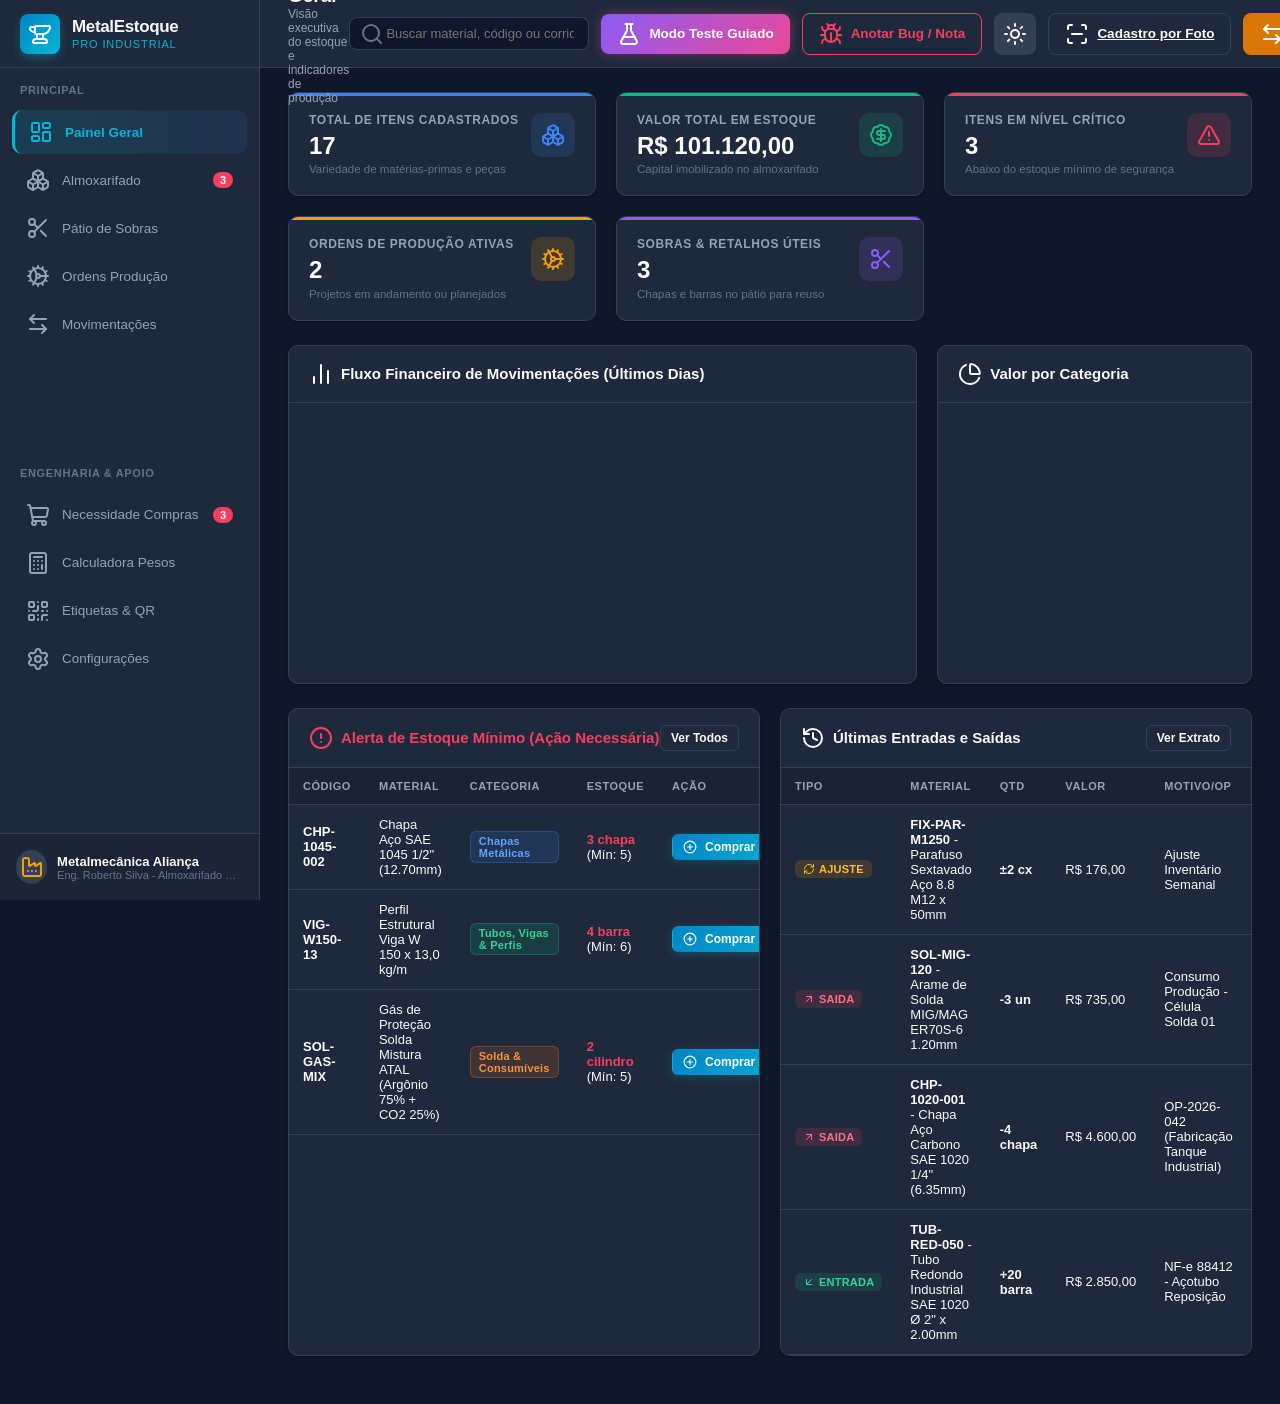
<file: index.html>
<!DOCTYPE html>
<html lang="pt-BR">
<head>
  <meta charset="UTF-8">
  <meta name="viewport" content="width=device-width, initial-scale=1.0">
  <title>MetalEstoque PRO - Gestão Industrial & Almoxarifado</title>
  <link rel="stylesheet" href="styles.css">
  <!-- Lucide Icons & Chart.js locais (sem fallback CDN) -->
  <script src="lib/lucide.min.js"></script>
  <script src="lib/chart.min.js"></script>
  <!-- As bibliotecas são locais para garantir funcionamento realmente offline. -->
</head>
<body>

  <div class="app-container">
    <!-- SIDEBAR DE NAVEGAÇÃO -->
    <aside class="sidebar">
      <div class="brand-header">
        <div class="brand-icon">
          <i data-lucide="anvil"></i>
        </div>
        <div>
          <div class="brand-title">MetalEstoque</div>
          <div class="brand-subtitle">PRO INDUSTRIAL</div>
        </div>
      </div>

      <div class="nav-section-title">Principal</div>
      <ul class="nav-links">
        <li class="nav-item active" data-tab="tabDashboard">
          <button onclick="switchTab('tabDashboard')">
            <i data-lucide="layout-dashboard"></i>
            <span>Painel Geral</span>
          </button>
        </li>
        <li class="nav-item" data-tab="tabEstoque">
          <button onclick="switchTab('tabEstoque')">
            <i data-lucide="boxes"></i>
            <span>Almoxarifado</span>
            <span class="badge-alert badge-alert-count" style="display: none;">0</span>
          </button>
        </li>
        <li class="nav-item" data-tab="tabRetalhos">
          <button onclick="switchTab('tabRetalhos')">
            <i data-lucide="scissors"></i>
            <span>Pátio de Sobras</span>
          </button>
        </li>
        <li class="nav-item" data-tab="tabOP">
          <button onclick="switchTab('tabOP')">
            <i data-lucide="cog"></i>
            <span>Ordens Produção</span>
          </button>
        </li>
        <li class="nav-item" data-tab="tabMovimentacoes">
          <button onclick="switchTab('tabMovimentacoes')">
            <i data-lucide="arrow-left-right"></i>
            <span>Movimentações</span>
          </button>
        </li>
      </ul>

      <div class="nav-section-title">Engenharia & Apoio</div>
      <ul class="nav-links">
        <li class="nav-item" data-tab="tabCompras">
          <button onclick="switchTab('tabCompras')">
            <i data-lucide="shopping-cart"></i>
            <span>Necessidade Compras</span>
            <span class="badge-alert badge-alert-count" style="display: none;">0</span>
          </button>
        </li>
        <li class="nav-item" data-tab="tabCalculadora">
          <button onclick="switchTab('tabCalculadora')">
            <i data-lucide="calculator"></i>
            <span>Calculadora Pesos</span>
          </button>
        </li>
        <li class="nav-item" data-tab="tabEtiquetas">
          <button onclick="switchTab('tabEtiquetas')">
            <i data-lucide="qr-code"></i>
            <span>Etiquetas & QR</span>
          </button>
        </li>
        <li class="nav-item" data-tab="tabConfig">
          <button onclick="switchTab('tabConfig')">
            <i data-lucide="settings"></i>
            <span>Configurações</span>
          </button>
        </li>
      </ul>

      <div class="sidebar-footer">
        <div class="company-info">
          <div class="company-avatar">
            <i data-lucide="factory"></i>
          </div>
          <div style="overflow: hidden;">
            <div id="sidebarCompanyName" style="font-size: 13px; font-weight: 700; white-space: nowrap; overflow: hidden; text-overflow: ellipsis;">
              Metalmecânica
            </div>
            <div id="sidebarCompanyResponsavel" style="font-size: 11px; color: var(--text-muted); white-space: nowrap; overflow: hidden; text-overflow: ellipsis;">
              Almoxarifado
            </div>
          </div>
        </div>
      </div>
    </aside>

    <!-- WRAPPER PRINCIPAL -->
    <main class="main-wrapper">
      <!-- CABEÇALHO SUPERIOR -->
      <header class="top-header">
        <div class="header-left">
          <button id="menuToggleBtn" class="menu-toggle" title="Menu Lateral">
            <i data-lucide="menu"></i>
          </button>
          <div class="page-title-box">
            <h1 id="pageTitle">Painel Geral</h1>
            <p id="pageSubtitle">Visão executiva do estoque e indicadores de produção</p>
          </div>
        </div>

        <div class="header-actions">
          <div class="search-box">
            <i data-lucide="search" class="search-icon"></i>
            <input type="text" id="globalSearch" placeholder="Buscar material, código ou corrida (Ctrl+K)...">
          </div>

          <button class="btn test-mode-btn" onclick="toggleTestMode()" title="Ativar Passo a Passo dos 7 Roteiros de Teste">
            <i data-lucide="flask-conical"></i> Modo Teste Guiado
          </button>

          <button class="btn btn-outline" style="border-color: #f43f5e; color: #f43f5e;" onclick="openBugNoteModal()" title="Registrar Bug ou Observação Rápida (Ctrl+B)">
            <i data-lucide="bug"></i> Anotar Bug / Nota
          </button>

          <button class="btn btn-outline btn-icon" onclick="toggleTheme()" title="Alternar Modo Escuro/Claro">
            <i data-lucide="sun" id="themeToggleIcon"></i>
          </button>

          <a class="btn btn-outline" href="cadastro-inteligente.html" title="Cadastrar peça por foto ou etiqueta">
            <i data-lucide="scan-line"></i> Cadastro por Foto
          </a>

          <button class="btn btn-warning" onclick="openMovementModal()">
            <i data-lucide="arrow-left-right"></i> Movimentação
          </button>

          <button class="btn btn-primary" onclick="openItemModal()">
            <i data-lucide="plus"></i> Novo Material
          </button>
        </div>
      </header>

      <!-- CORPO DAS PÁGINAS (TABS) -->
      <div class="content-body">

        <!-- ==========================================
             ABA 1: DASHBOARD
             ========================================== -->
        <div id="tabDashboard" class="tab-pane active">
          <!-- KPI CARDS -->
          <div class="stats-grid">
            <div class="stat-card stat-blue">
              <div class="stat-info">
                <h3>Total de Itens Cadastrados</h3>
                <div class="stat-value" id="dashTotalItens">0</div>
                <div class="stat-subtext">Variedade de matérias-primas e peças</div>
              </div>
              <div class="stat-icon"><i data-lucide="boxes"></i></div>
            </div>

            <div class="stat-card stat-green">
              <div class="stat-info">
                <h3>Valor Total em Estoque</h3>
                <div class="stat-value" id="dashTotalValor">R$ 0,00</div>
                <div class="stat-subtext">Capital imobilizado no almoxarifado</div>
              </div>
              <div class="stat-icon"><i data-lucide="badge-dollar-sign"></i></div>
            </div>

            <div class="stat-card stat-rose">
              <div class="stat-info">
                <h3>Itens em Nível Crítico</h3>
                <div class="stat-value" id="dashItensCriticos">0</div>
                <div class="stat-subtext">Abaixo do estoque mínimo de segurança</div>
              </div>
              <div class="stat-icon"><i data-lucide="alert-triangle"></i></div>
            </div>

            <div class="stat-card stat-amber">
              <div class="stat-info">
                <h3>Ordens de Produção Ativas</h3>
                <div class="stat-value" id="dashOpsAtivas">0</div>
                <div class="stat-subtext">Projetos em andamento ou planejados</div>
              </div>
              <div class="stat-icon"><i data-lucide="cog"></i></div>
            </div>

            <div class="stat-card stat-purple">
              <div class="stat-info">
                <h3>Sobras & Retalhos Úteis</h3>
                <div class="stat-value" id="dashRetalhos">0</div>
                <div class="stat-subtext">Chapas e barras no pátio para reuso</div>
              </div>
              <div class="stat-icon"><i data-lucide="scissors"></i></div>
            </div>
          </div>

          <!-- GRÁFICOS -->
          <div class="dashboard-grid">
            <div class="card">
              <div class="card-header">
                <div class="card-title">
                  <i data-lucide="bar-chart-2"></i> Fluxo Financeiro de Movimentações (Últimos Dias)
                </div>
              </div>
              <div class="card-body" style="height: 280px;">
                <canvas id="chartMovimentacoes"></canvas>
              </div>
            </div>

            <div class="card">
              <div class="card-header">
                <div class="card-title">
                  <i data-lucide="pie-chart"></i> Valor por Categoria
                </div>
              </div>
              <div class="card-body" style="height: 280px;">
                <canvas id="chartCategorias"></canvas>
              </div>
            </div>
          </div>

          <!-- TABELAS RÁPIDAS DO DASHBOARD -->
          <div class="dashboard-grid" style="grid-template-columns: 1fr 1fr;">
            <!-- Itens Críticos -->
            <div class="card">
              <div class="card-header">
                <div class="card-title" style="color: var(--accent-rose);">
                  <i data-lucide="alert-circle"></i> Alerta de Estoque Mínimo (Ação Necessária)
                </div>
                <button class="btn btn-sm btn-outline" onclick="switchTab('tabCompras')">Ver Todos</button>
              </div>
              <div class="table-responsive">
                <table class="custom-table">
                  <thead>
                    <tr>
                      <th>Código</th>
                      <th>Material</th>
                      <th>Categoria</th>
                      <th>Estoque</th>
                      <th>Ação</th>
                    </tr>
                  </thead>
                  <tbody id="dashAlertasTableBody"></tbody>
                </table>
              </div>
            </div>

            <!-- Últimas Movimentações -->
            <div class="card">
              <div class="card-header">
                <div class="card-title">
                  <i data-lucide="history"></i> Últimas Entradas e Saídas
                </div>
                <button class="btn btn-sm btn-outline" onclick="switchTab('tabMovimentacoes')">Ver Extrato</button>
              </div>
              <div class="table-responsive">
                <table class="custom-table">
                  <thead>
                    <tr>
                      <th>Tipo</th>
                      <th>Material</th>
                      <th>Qtd</th>
                      <th>Valor</th>
                      <th>Motivo/OP</th>
                      <th>Data</th>
                    </tr>
                  </thead>
                  <tbody id="dashMovsTableBody"></tbody>
                </table>
              </div>
            </div>
          </div>
        </div>

        <!-- ==========================================
             ABA 2: ALMOXARIFADO / ESTOQUE
             ========================================== -->
        <div id="tabEstoque" class="tab-pane">
          <div class="toolbar-container">
            <div class="toolbar-left">
              <select id="filterCategory" class="select-control" onchange="renderInventoryTable()">
                <option value="all">Todas as Categorias</option>
                <option value="chapas">Chapas Metálicas</option>
                <option value="tubos_perfis">Tubos, Vigas & Perfis</option>
                <option value="solda_corte">Solda & Consumíveis</option>
                <option value="usinagem">Ferramental Usinagem</option>
                <option value="fixadores">Fixadores & Parafusos</option>
                <option value="quimicos_oleos">Químicos & Fluidos</option>
                <option value="epi">EPI & Segurança</option>
                <option value="semiacabados">Semi-acabados (WIP)</option>
                <option value="acabados">Produtos Acabados</option>
              </select>

              <select id="filterStatus" class="select-control" onchange="renderInventoryTable()">
                <option value="all">Todos os Status</option>
                <option value="normal">Estoque Normal</option>
                <option value="alerta">Abaixo do Mínimo</option>
                <option value="zerado">Estoque Zerado</option>
              </select>

              <input type="text" id="searchInventory" class="form-control" style="width: 220px;" placeholder="Filtrar por nome, SKU..." oninput="renderInventoryTable()">
              <span id="inventoryCount" style="font-size: 12px; color: var(--text-muted);"></span>
            </div>

            <div class="toolbar-right">
              <button class="btn btn-warning" id="btnToggleInlineEdit" onclick="toggleInlineEditMode()">
                <i data-lucide="edit-3"></i> <span id="inlineEditBtnText">Modo Edição Rápida</span>
              </button>
              <button class="btn btn-outline" onclick="openInventarioRapidoModal()" title="Balanço por leitor de código de barras ou SKU">
                <i data-lucide="scan-barcode"></i> Contagem Rápida
              </button>
              <button class="btn btn-success" onclick="openImportModal()">
                <i data-lucide="file-up"></i> Importar Planilha (Excel/CSV)
              </button>
              <button class="btn btn-outline" onclick="exportarEstoqueCSV()">
                <i data-lucide="download"></i> Exportar CSV
              </button>
              <button class="btn btn-primary" onclick="openItemModal()">
                <i data-lucide="plus"></i> Novo Material
              </button>
            </div>
          </div>

          <div class="card">
            <div class="table-responsive">
              <table class="custom-table">
                <thead>
                  <tr>
                    <th>Código / Rastreio</th>
                    <th>Descrição & Dimensões</th>
                    <th>Categoria</th>
                    <th>Localização Física</th>
                    <th>Estoque / Mín</th>
                    <th>Status</th>
                    <th>Custo Unit. / Total</th>
                    <th>Ações Rápidas</th>
                  </tr>
                </thead>
                <tbody id="inventoryTableBody"></tbody>
              </table>
            </div>

            <!-- CONTROLE DE PAGINAÇÃO (SUPORTA 3.000+ ITENS) -->
            <div class="pagination-container">
              <div class="pagination-info" id="paginationInfo">
                Exibindo itens 1 a 50 de 3.000
              </div>
              <div class="pagination-controls">
                <label style="font-size: 12px; color: var(--text-muted); margin-right: 6px;">Itens por pág:</label>
                <select id="itemsPerPageSelect" class="select-control" style="min-width: 80px; padding: 4px 8px;" onchange="changeItemsPerPage(this.value)">
                  <option value="25">25</option>
                  <option value="50" selected>50</option>
                  <option value="100">100</option>
                  <option value="250">250</option>
                  <option value="all">Todos</option>
                </select>
                <button class="btn btn-sm btn-outline" id="btnPrevPage" onclick="prevPage()">
                  <i data-lucide="chevron-left"></i> Anterior
                </button>
                <span id="currentPageIndicator" style="font-size: 13px; font-weight: 700; padding: 0 8px;">1 / 1</span>
                <button class="btn btn-sm btn-outline" id="btnNextPage" onclick="nextPage()">
                  Próxima <i data-lucide="chevron-right"></i>
                </button>
              </div>
            </div>
          </div>
        </div>

        <!-- ==========================================
             ABA 3: PÁTIO DE RETALHOS & SOBRAS
             ========================================== -->
        <div id="tabRetalhos" class="tab-pane">
          <div class="toolbar-container">
            <div class="toolbar-left">
              <span style="font-size: 13.5px; font-weight: 600; color: var(--text-primary);">
                <i data-lucide="sparkles" style="color: var(--accent-amber); vertical-align: middle;"></i>
                Gestão de Sobras Úteis & Retalhos Nobres
              </span>
              <span id="retalhosCount" style="font-size: 12px; color: var(--accent-cyan); margin-left: 10px;"></span>
            </div>
            <div class="toolbar-right">
              <button class="btn btn-warning" onclick="openRetalhoModal()">
                <i data-lucide="plus"></i> Cadastrar Sobra / Retalho
              </button>
            </div>
          </div>

          <div class="card">
            <div class="card-header">
              <div class="card-title">
                <i data-lucide="layers"></i> Retalhos de Chapas e Pontas de Barra Disponíveis no Pátio
              </div>
              <div style="font-size: 12px; color: var(--text-muted);">
                Consulte esta tabela antes de cortar uma chapa ou barra inteira nova!
              </div>
            </div>
            <div class="table-responsive">
              <table class="custom-table">
                <thead>
                  <tr>
                    <th>Material / Liga</th>
                    <th>Dimensões Exatas</th>
                    <th>Peso Est. (kg)</th>
                    <th>Localização / Gaiola</th>
                    <th>Origem / Corte</th>
                    <th>Status</th>
                    <th>Ações</th>
                  </tr>
                </thead>
                <tbody id="retalhosTableBody"></tbody>
              </table>
            </div>
          </div>
        </div>

        <!-- ==========================================
             ABA 4: ORDENS DE PRODUÇÃO (OP)
             ========================================== -->
        <div id="tabOP" class="tab-pane">
          <div class="toolbar-container">
            <div class="toolbar-left">
              <span style="font-size: 14px; font-weight: 600;">
                <i data-lucide="cpu" style="color: var(--accent-cyan);"></i> Controle de Fabricação e Baixa de Matéria-Prima
              </span>
            </div>
            <div class="toolbar-right">
              <button class="btn btn-primary" onclick="openOPModal()">
                <i data-lucide="plus-circle"></i> + Nova Ordem de Produção (OP)
              </button>
            </div>
          </div>

          <div id="opContainer"></div>
        </div>

        <!-- ==========================================
             ABA 5: MOVIMENTAÇÕES & HISTÓRICO
             ========================================== -->
        <div id="tabMovimentacoes" class="tab-pane">
          <div class="toolbar-container">
            <div class="toolbar-left">
              <select id="filterMovTipo" class="select-control" onchange="renderMovimentacoesTable()">
                <option value="all">Todos os Tipos</option>
                <option value="entrada">Entradas (Compras/Devolução)</option>
                <option value="saida">Saídas (Requisição/Fábrica)</option>
                <option value="baixa_op">Baixas por Ordem de Produção</option>
                <option value="ajuste">Ajustes de Inventário</option>
                <option value="auditoria">Auditoria de Cadastro</option>
              </select>
            </div>
            <div class="toolbar-right">
              <button class="btn btn-outline" onclick="exportarMovimentacoesCSV()">
                <i data-lucide="download"></i> Exportar Extrato CSV
              </button>
              <button class="btn btn-warning" onclick="openMovementModal()">
                <i data-lucide="plus"></i> Registrar Movimentação
              </button>
            </div>
          </div>

          <div class="card">
            <div class="table-responsive">
              <table class="custom-table">
                <thead>
                  <tr>
                    <th>Data / Hora</th>
                    <th>Tipo</th>
                    <th>Código SKU</th>
                    <th>Material</th>
                    <th>Qtd Movimentada</th>
                    <th>Valor Total</th>
                    <th>Motivo / Documento / OP</th>
                    <th>Responsável</th>
                  </tr>
                </thead>
                <tbody id="movimentacoesTableBody"></tbody>
              </table>
            </div>
          </div>
        </div>

        <!-- ==========================================
             ABA 6: NECESSIDADE DE COMPRAS
             ========================================== -->
        <div id="tabCompras" class="tab-pane">
          <div class="toolbar-container">
            <div class="toolbar-left">
              <div style="font-size: 13.5px; font-weight: 600;">
                <i data-lucide="alert-triangle" style="color: var(--accent-rose); vertical-align: middle;"></i>
                Sugestão Automática de Reposição de Estoque
              </div>
            </div>
            <div class="toolbar-right">
              <div style="font-size: 13px; margin-right: 12px;">
                Investimento Estimado: <strong id="comprasTotalSugerido" style="color: var(--accent-cyan); font-size: 15px;">R$ 0,00</strong>
              </div>
              <button class="btn btn-success" onclick="exportarRelatorioCompras()">
                <i data-lucide="file-spreadsheet"></i> Exportar Pedido de Cotação (CSV)
              </button>
            </div>
          </div>

          <div class="card">
            <div class="table-responsive">
              <table class="custom-table">
                <thead>
                  <tr>
                    <th>Código</th>
                    <th>Material</th>
                    <th>Categoria</th>
                    <th>Estoque Atual / Mínimo</th>
                    <th>Qtd Sugerida Comprar</th>
                    <th>Fornecedor Homologado</th>
                    <th>Custo Estimado</th>
                  </tr>
                </thead>
                <tbody id="comprasTableBody"></tbody>
              </table>
            </div>
          </div>
        </div>

        <!-- ==========================================
             ABA 7: CALCULADORA METALMECÂNICA
             ========================================== -->
        <div id="tabCalculadora" class="tab-pane">
          <div class="calc-panel">
            <h2 style="font-size: 18px; margin-bottom: 6px; display: flex; align-items: center; gap: 8px;">
              <i data-lucide="calculator" style="color: var(--accent-cyan);"></i> Calculadora de Peso Teórico de Metais
            </h2>
            <p style="font-size: 13px; color: var(--text-secondary); margin-bottom: 20px;">
              Calcule com precisão de engenharia o peso de chapas, tubos redondos, tubos industriais e tarugos maciços para lançar entradas de NF ou orçamentos.
            </p>

            <div class="calc-type-selector">
              <button class="calc-tab-btn active" data-mode="chapa" onclick="setCalcMode('chapa')">
                <i data-lucide="square"></i> Chapa / Bobina
              </button>
              <button class="calc-tab-btn" data-mode="tubo" onclick="setCalcMode('tubo')">
                <i data-lucide="circle"></i> Tubo Redondo
              </button>
              <button class="calc-tab-btn" data-mode="perfil" onclick="setCalcMode('perfil')">
                <i data-lucide="box"></i> Tubo Quadrado / Retangular (Metalão)
              </button>
              <button class="calc-tab-btn" data-mode="tarugo" onclick="setCalcMode('tarugo')">
                <i data-lucide="cylinder"></i> Tarugo Maciço Redondo
              </button>
            </div>

            <!-- Material / Densidade -->
            <div style="margin-bottom: 20px; max-width: 320px;">
              <label style="font-size: 12px; font-weight: 600; display: block; margin-bottom: 6px; color: var(--text-secondary);">
                Material / Liga Metálica (Densidade):
              </label>
              <select id="calcDensidade" class="select-control" style="width: 100%;" onchange="calcularPesoMetal()">
                <option value="7.85">Aço Carbono / Aço Liga (7.85 g/cm³)</option>
                <option value="7.93">Aço Inoxidável 304 / 316 (7.93 g/cm³)</option>
                <option value="2.70">Alumínio (2.70 g/cm³)</option>
                <option value="8.96">Cobre Eletrolítico (8.96 g/cm³)</option>
                <option value="8.50">Latão (8.50 g/cm³)</option>
                <option value="7.20">Ferro Fundido (7.20 g/cm³)</option>
              </select>
            </div>

            <!-- Inputs Chapa -->
            <div id="calcChapaInputs" class="form-grid" style="display: grid;">
              <div class="form-group">
                <label>Espessura (mm):</label>
                <input type="number" id="calcChapaEsp" class="form-control" value="6.35" step="any" oninput="calcularPesoMetal()">
              </div>
              <div class="form-group">
                <label>Largura (mm):</label>
                <input type="number" id="calcChapaLarg" class="form-control" value="1200" step="any" oninput="calcularPesoMetal()">
              </div>
              <div class="form-group">
                <label>Comprimento (mm):</label>
                <input type="number" id="calcChapaComp" class="form-control" value="3000" step="any" oninput="calcularPesoMetal()">
              </div>
              <div class="form-group">
                <label>Quantidade de Chapas:</label>
                <input type="number" id="calcChapaQtd" class="form-control" value="1" min="1" oninput="calcularPesoMetal()">
              </div>
            </div>

            <!-- Inputs Tubo Redondo -->
            <div id="calcTuboInputs" class="form-grid" style="display: none;">
              <div class="form-group">
                <label>Diâmetro Externo DE (mm):</label>
                <input type="number" id="calcTuboDE" class="form-control" value="50.8" step="any" oninput="calcularPesoMetal()">
              </div>
              <div class="form-group">
                <label>Espessura da Parede (mm):</label>
                <input type="number" id="calcTuboParede" class="form-control" value="2.0" step="any" oninput="calcularPesoMetal()">
              </div>
              <div class="form-group">
                <label>Comprimento da Barra (metros):</label>
                <input type="number" id="calcTuboComp" class="form-control" value="6.0" step="any" oninput="calcularPesoMetal()">
              </div>
              <div class="form-group">
                <label>Quantidade de Barras:</label>
                <input type="number" id="calcTuboQtd" class="form-control" value="1" min="1" oninput="calcularPesoMetal()">
              </div>
            </div>

            <!-- Inputs Tubo Quadrado / Perfil -->
            <div id="calcPerfilInputs" class="form-grid" style="display: none;">
              <div class="form-group">
                <label>Largura A (mm):</label>
                <input type="number" id="calcPerfilLarg" class="form-control" value="50" step="any" oninput="calcularPesoMetal()">
              </div>
              <div class="form-group">
                <label>Altura B (mm):</label>
                <input type="number" id="calcPerfilAlt" class="form-control" value="50" step="any" oninput="calcularPesoMetal()">
              </div>
              <div class="form-group">
                <label>Espessura Parede (mm):</label>
                <input type="number" id="calcPerfilParede" class="form-control" value="2.65" step="any" oninput="calcularPesoMetal()">
              </div>
              <div class="form-group">
                <label>Comprimento da Barra (metros):</label>
                <input type="number" id="calcPerfilComp" class="form-control" value="6.0" step="any" oninput="calcularPesoMetal()">
              </div>
              <div class="form-group">
                <label>Quantidade de Barras:</label>
                <input type="number" id="calcPerfilQtd" class="form-control" value="1" min="1" step="any" oninput="calcularPesoMetal()">
              </div>
            </div>

            <!-- Inputs Tarugo Maciço -->
            <div id="calcTarugoInputs" class="form-grid" style="display: none;">
              <div class="form-group">
                <label>Diâmetro Redondo (mm):</label>
                <input type="number" id="calcTarugoDiam" class="form-control" value="76.2" step="any" oninput="calcularPesoMetal()">
              </div>
              <div class="form-group">
                <label>Comprimento (metros):</label>
                <input type="number" id="calcTarugoComp" class="form-control" value="1.0" step="any" oninput="calcularPesoMetal()">
              </div>
              <div class="form-group">
                <label>Quantidade:</label>
                <input type="number" id="calcTarugoQtd" class="form-control" value="1" min="1" oninput="calcularPesoMetal()">
              </div>
            </div>

            <!-- Resultado -->
            <div class="calc-result-box">
              <div>
                <div style="font-size: 13px; font-weight: 600; text-transform: uppercase; color: var(--text-secondary);">
                  Peso Teórico Total Calculado:
                </div>
                <div style="font-size: 12px; color: var(--text-muted); margin-top: 4px;">
                  Baseado nas normas ABNT / ASTM da indústria metalmecânica
                </div>
              </div>
              <div class="calc-result-number" id="calcResultPeso">
                179.69 kg
              </div>
            </div>
          </div>
        </div>

        <!-- ==========================================
             ABA 8: ETIQUETAS & QR CODE
             ========================================== -->
        <div id="tabEtiquetas" class="tab-pane">
          <div class="toolbar-container no-print">
            <div class="toolbar-left">
              <span style="font-size: 14px; font-weight: 600;">
                <i data-lucide="tag" style="color: var(--accent-cyan);"></i> Etiquetas Industriais para Almoxarifado e Paletes
              </span>
            </div>
            <div class="toolbar-right">
              <button class="btn btn-primary" onclick="window.print()">
                <i data-lucide="printer"></i> Imprimir em Lote (A4 / Térmica)
              </button>
            </div>
          </div>

          <div class="label-preview-container" id="etiquetasPreviewContainer"></div>
        </div>

        <!-- ==========================================
             ABA 9: CONFIGURAÇÕES & BACKUP
             ========================================== -->
        <div id="tabConfig" class="tab-pane">
          <div class="dashboard-grid" style="grid-template-columns: 1.2fr 1fr;">
            <!-- Dados da Empresa -->
            <div class="card">
              <div class="card-header">
                <div class="card-title">
                  <i data-lucide="building-2"></i> Identificação da Metalmecânica
                </div>
              </div>
              <div class="card-body">
                <form id="formConfig" class="form-grid">
                  <div class="form-group col-span-2">
                    <label>Razão Social:</label>
                    <input type="text" id="cfgRazao" class="form-control" required>
                  </div>
                  <div class="form-group">
                    <label>Nome Fantasia:</label>
                    <input type="text" id="cfgFantasia" class="form-control" required>
                  </div>
                  <div class="form-group">
                    <label>CNPJ:</label>
                    <input type="text" id="cfgCnpj" class="form-control">
                  </div>
                  <div class="form-group col-span-2">
                    <label>Responsável pelo Almoxarifado / Chão de Fábrica:</label>
                    <input type="text" id="cfgResponsavel" class="form-control" required>
                  </div>
                  <div class="form-group col-span-2" style="margin-top: 10px;">
                    <button type="submit" class="btn btn-primary">
                      <i data-lucide="save"></i> Salvar Informações
                    </button>
                  </div>
                </form>
              </div>
            </div>

            <!-- Segurança & Backup de Dados -->
            <div class="card">
              <div class="card-header">
                <div class="card-title">
                  <i data-lucide="shield"></i> Backup & Integridade de Dados
                </div>
              </div>
              <div class="card-body" style="display: flex; flex-direction: column; gap: 16px;">
                <p style="font-size: 13px; color: var(--text-secondary);">
                  Os dados ficam armazenados de forma persistente e segura no seu navegador. Você pode gerar backups em arquivo a qualquer momento:
                </p>

                <button class="btn btn-primary" onclick="exportarBackupJSON()">
                  <i data-lucide="download"></i> Fazer Backup Completo (Download .JSON)
                </button>

                <div style="border-top: 1px solid var(--border-color); padding-top: 14px;">
                  <label style="font-size: 12.5px; font-weight: 600; display: block; margin-bottom: 8px;">
                    Restaurar Backup Anterior:
                  </label>
                  <input type="file" id="inputImportBackup" accept=".json" class="form-control" onchange="importarBackupJSON(event)">
                </div>

                <div style="border-top: 1px solid var(--border-color); padding-top: 14px; display: flex; gap: 8px;">
                  <button class="btn btn-outline btn-sm" onclick="resetarSistemaPadrao()">
                    <i data-lucide="rotate-ccw"></i> Restaurar Catálogo Padrão
                  </button>
                  <button class="btn btn-danger btn-sm" onclick="limparTudoSistema()">
                    <i data-lucide="trash-2"></i> Limpar Tudo (Do Zero)
                  </button>
                </div>
              </div>
            </div>
          </div>
        </div>

      </div>
    </main>
  </div>

  <!-- ==========================================
       MODAIS
       ========================================== -->

  <!-- MODAL: CADASTRAR / EDITAR ITEM -->
  <div class="modal-overlay" id="modalItem">
    <div class="modal-container">
      <div class="modal-header">
        <div class="modal-title" id="modalItemTitle">Cadastrar Material</div>
        <button class="modal-close" onclick="closeItemModal()"><i data-lucide="x"></i></button>
      </div>
      <form id="formItem">
        <div class="modal-body">
          <input type="hidden" id="itemId">
          <div class="form-grid">
            <div class="form-group">
              <label>Código / SKU:</label>
              <input type="text" id="itemSku" class="form-control" placeholder="ex: CHP-1020-001" required>
            </div>
            <div class="form-group">
              <label>Categoria:</label>
              <select id="itemCategoria" class="form-control" required>
                <option value="chapas">Chapas Metálicas</option>
                <option value="tubos_perfis">Tubos, Vigas & Perfis</option>
                <option value="solda_corte">Solda & Consumíveis</option>
                <option value="usinagem">Ferramental Usinagem</option>
                <option value="fixadores">Fixadores & Parafusos</option>
                <option value="quimicos_oleos">Químicos & Fluidos</option>
                <option value="epi">EPI & Segurança</option>
                <option value="semiacabados">Semi-acabados (WIP)</option>
                <option value="acabados">Produtos Acabados</option>
              </select>
            </div>

            <div class="form-group col-span-2">
              <label>Descrição Técnica do Material:</label>
              <input type="text" id="itemNome" class="form-control" placeholder="ex: Chapa Aço Carbono SAE 1020 1/4\" (6.35mm)" required>
            </div>

            <div class="form-group">
              <label>Dimensões / Bitola:</label>
              <input type="text" id="itemDimensoes" class="form-control" placeholder="ex: 6.35 x 1200 x 3000 mm">
            </div>
            <div class="form-group">
              <label>Norma / Material:</label>
              <input type="text" id="itemMaterial" class="form-control" placeholder="ex: SAE 1020 / ASTM A36">
            </div>

            <div class="form-group">
              <label>Nº Corrida / Certificado Usina:</label>
              <input type="text" id="itemCorrida" class="form-control" placeholder="ex: G-84920 (Gerdau)">
            </div>
            <div class="form-group">
              <label>Localização Almoxarifado / Pátio:</label>
              <input type="text" id="itemLocalizacao" class="form-control" placeholder="ex: Pátio Chapas - Gaveto 02">
            </div>

            <div class="form-group">
              <label>Unidade de Medida:</label>
              <select id="itemUnidade" class="form-control" required>
                <option value="chapa">chapa</option>
                <option value="barra">barra</option>
                <option value="m">metros (m)</option>
                <option value="kg">quilos (kg)</option>
                <option value="un">unidades (un)</option>
                <option value="cx">caixa (cx)</option>
                <option value="lt">litros (lt)</option>
                <option value="cilindro">cilindro</option>
              </select>
            </div>
            <div class="form-group">
              <label>Custo Unitário (R$):</label>
              <input type="number" id="itemCustoUnitario" step="0.01" class="form-control" placeholder="0,00" required>
            </div>

            <div class="form-group">
              <label>Estoque Atual:</label>
              <input type="number" id="itemEstoqueAtual" step="any" class="form-control" required>
            </div>
            <div class="form-group">
              <label>Estoque Mínimo (Alerta):</label>
              <input type="number" id="itemEstoqueMinimo" step="any" class="form-control" required>
            </div>
            <div class="form-group">
              <label>Estoque Máximo:</label>
              <input type="number" id="itemEstoqueMaximo" step="any" class="form-control">
            </div>
            <div class="form-group">
              <label>Fornecedor Homologado:</label>
              <input type="text" id="itemFornecedor" class="form-control" placeholder="ex: Aços Gerdau">
            </div>

            <div class="form-group col-span-2">
              <label>Observações Técnicas / Aplicação:</label>
              <textarea id="itemObs" class="form-control" placeholder="Detalhes adicionais, tolerâncias, certificações..."></textarea>
            </div>
          </div>
        </div>
        <div class="modal-footer">
          <button type="button" class="btn btn-outline" onclick="closeItemModal()">Cancelar</button>
          <button type="submit" class="btn btn-primary"><i data-lucide="save"></i> Salvar Material</button>
        </div>
      </form>
    </div>
  </div>

  <!-- MODAL: LANÇAR MOVIMENTAÇÃO -->
  <div class="modal-overlay" id="modalMovement">
    <div class="modal-container">
      <div class="modal-header">
        <div class="modal-title"><i data-lucide="arrow-left-right"></i> Registrar Movimentação de Estoque</div>
        <button class="modal-close" onclick="closeMovementModal()"><i data-lucide="x"></i></button>
      </div>
      <form id="formMovement">
        <div class="modal-body">
          <div class="form-grid">
            <div class="form-group col-span-2">
              <label>Selecione o Material:</label>
              <select id="movItemId" class="form-control" onchange="onMovementItemChange()" required></select>
              <span id="movItemInfo" class="form-hint" style="color: var(--accent-cyan);"></span>
            </div>

            <div class="form-group">
              <label>Tipo de Operação:</label>
              <select id="movTipo" class="form-control" required>
                <option value="entrada">Entrada (+ Compra / Devolução)</option>
                <option value="saida">Saída (- Consumo / Fábrica)</option>
                <option value="baixa_op">Baixa de Ordem de Produção (- OP)</option>
                <option value="ajuste">Ajuste de Balanço / Inventário</option>
              </select>
            </div>

            <div class="form-group">
              <label>Quantidade (<span id="movUnidadeLabel">un</span>):</label>
              <input type="number" id="movQuantidade" step="any" min="0.01" class="form-control" required>
            </div>

            <div class="form-group">
              <label>Custo Unitário (R$):</label>
              <input type="number" id="movCustoUnitario" step="0.01" class="form-control">
            </div>

            <div class="form-group">
              <label>Motivo / Documento / Nº OP:</label>
              <input type="text" id="movMotivo" class="form-control" placeholder="ex: NF-e 18492 ou OP-2026-042" required>
            </div>

            <div class="form-group col-span-2">
              <label>Operador / Responsável pela Baixa:</label>
              <input type="text" id="movResponsavel" class="form-control" required>
            </div>

            <div class="form-group col-span-2">
              <label>Observações:</label>
              <textarea id="movObs" class="form-control" placeholder="Informações complementares..."></textarea>
            </div>
          </div>
        </div>
        <div class="modal-footer">
          <button type="button" class="btn btn-outline" onclick="closeMovementModal()">Cancelar</button>
          <button type="submit" class="btn btn-warning"><i data-lucide="check"></i> Confirmar Lançamento</button>
        </div>
      </form>
    </div>
  </div>

  <!-- MODAL: NOVA ORDEM DE PRODUÇÃO -->
  <div class="modal-overlay" id="modalOP">
    <div class="modal-container" style="max-width: 800px;">
      <div class="modal-header">
        <div class="modal-title"><i data-lucide="cpu"></i> Nova Ordem de Produção (OP)</div>
        <button class="modal-close" onclick="closeOPModal()"><i data-lucide="x"></i></button>
      </div>
      <form id="formOP">
        <div class="modal-body">
          <div class="form-grid">
            <div class="form-group">
              <label>Número da OP:</label>
              <input type="text" id="opNumero" class="form-control" required>
            </div>
            <div class="form-group">
              <label>Cliente:</label>
              <input type="text" id="opCliente" class="form-control" placeholder="ex: Usina Agrovale S/A" required>
            </div>

            <div class="form-group col-span-2">
              <label>Projeto / Equipamento a Fabricar:</label>
              <input type="text" id="opProjeto" class="form-control" placeholder="ex: Tanque Metálico 10m³ ou Chassi Agrícola" required>
            </div>

            <div class="form-group">
              <label>Data de Início:</label>
              <input type="date" id="opDataInicio" class="form-control" required>
            </div>
            <div class="form-group">
              <label>Previsão de Entrega:</label>
              <input type="date" id="opPrevisaoEntrega" class="form-control" required>
            </div>

            <!-- Produto Acabado -->
            <div class="form-group col-span-2" style="background: rgba(6, 182, 212, 0.08); padding: 12px; border-radius: 8px; border: 1px solid rgba(6, 182, 212, 0.2);">
              <label style="color: var(--accent-cyan); font-weight: 700;">Produto Acabado Resultante:</label>
              <div style="display: flex; gap: 10px; margin-top: 6px;">
                <input type="text" id="opProdNome" class="form-control" placeholder="Nome do Produto Acabado" required style="flex: 2;">
                <input type="number" id="opProdQtd" class="form-control" value="1" min="1" placeholder="Qtd" required style="flex: 0.5;">
                <select id="opProdUn" class="form-control" style="flex: 0.8;">
                  <option value="un">un</option>
                  <option value="conjunto">conjunto</option>
                  <option value="peça">peça</option>
                </select>
              </div>
            </div>

            <!-- Lista de Materiais da OP -->
            <div class="form-group col-span-2">
              <div style="display: flex; justify-content: space-between; align-items: center; margin-bottom: 8px;">
                <label style="font-weight: 700;">Lista de Materiais Requeridos (BOM):</label>
                <button type="button" class="btn btn-sm btn-outline" onclick="addOPMaterialRow()">
                  <i data-lucide="plus"></i> Adicionar Item
                </button>
              </div>
              <table style="width: 100%;" class="custom-table">
                <thead>
                  <tr>
                    <th>Material do Estoque</th>
                    <th>Qtd</th>
                    <th>Unidade</th>
                    <th style="width: 40px;"></th>
                  </tr>
                </thead>
                <tbody id="opMateriaisTableBody"></tbody>
              </table>
            </div>

            <div class="form-group col-span-2">
              <label>Observações da Fabricação:</label>
              <textarea id="opObservacoes" class="form-control" placeholder="Normas de solda, acabamento superficial, tolerâncias..."></textarea>
            </div>
          </div>
        </div>
        <div class="modal-footer">
          <button type="button" class="btn btn-outline" onclick="closeOPModal()">Cancelar</button>
          <button type="submit" class="btn btn-primary"><i data-lucide="save"></i> Criar Ordem de Produção</button>
        </div>
      </form>
    </div>
  </div>

  <!-- MODAL: CADASTRAR RETALHO -->
  <div class="modal-overlay" id="modalRetalho">
    <div class="modal-container">
      <div class="modal-header">
        <div class="modal-title"><i data-lucide="scissors"></i> Cadastrar Retalho / Sobra de Corte</div>
        <button class="modal-close" onclick="closeRetalhoModal()"><i data-lucide="x"></i></button>
      </div>
      <form id="formRetalho">
        <div class="modal-body">
          <div class="form-grid">
            <div class="form-group col-span-2">
              <label>Material / Liga:</label>
              <input type="text" id="retMaterial" class="form-control" placeholder="ex: Chapa Aço SAE 1020 3/8\" (9.52mm)" required>
            </div>
            <div class="form-group">
              <label>Dimensões Exatas do Pedaço:</label>
              <input type="text" id="retDimensoes" class="form-control" placeholder="ex: 450 x 600 mm ou Ø 3\" x 250mm" required>
            </div>
            <div class="form-group">
              <label>Peso Estimado (kg):</label>
              <input type="number" id="retPeso" step="any" class="form-control" placeholder="ex: 18.5" required>
            </div>
            <div class="form-group">
              <label>Localização no Pátio / Gaiola:</label>
              <input type="text" id="retLocalizacao" class="form-control" placeholder="ex: Gaiola Sobras Nobres Vão A" required>
            </div>
            <div class="form-group">
              <label>Origem / Sobra de qual OP:</label>
              <input type="text" id="retOrigem" class="form-control" placeholder="ex: Sobra corte mesa plasma OP-2026-01">
            </div>
          </div>
        </div>
        <div class="modal-footer">
          <button type="button" class="btn btn-outline" onclick="closeRetalhoModal()">Cancelar</button>
          <button type="submit" class="btn btn-warning"><i data-lucide="save"></i> Salvar Sobra no Pátio</button>
        </div>
      </form>
    </div>
  </div>

  <!-- MODAL: IMPORTAÇÃO EM MASSA (EXCEL / CSV) -->
  <div class="modal-overlay" id="modalImportarMassa">
    <div class="modal-container" style="max-width: 720px;">
      <div class="modal-header">
        <div class="modal-title"><i data-lucide="file-spreadsheet"></i> Importar Estoque em Massa (Até 10.000 Itens)</div>
        <button class="modal-close" onclick="closeImportModal()"><i data-lucide="x"></i></button>
      </div>
      <div class="modal-body">
        <div style="background: rgba(6, 182, 212, 0.1); border: 1px solid rgba(6, 182, 212, 0.3); border-radius: 8px; padding: 14px; margin-bottom: 18px; font-size: 13px;">
          <strong><i data-lucide="info" style="width: 14px; height: 14px; vertical-align: middle;"></i> Como funciona a importação em massa:</strong>
          <p style="margin-top: 6px; color: var(--text-secondary); line-height: 1.4;">
            Você pode importar 500, 3.000 ou mais de 10.000 itens de uma só vez a partir de planilhas exportadas do seu sistema anterior ou do Excel. Baixe nosso modelo pronto com colunas configuradas.
          </p>
          <div style="margin-top: 10px;">
            <button type="button" class="btn btn-sm btn-outline" onclick="baixarModeloImportacaoCSV()">
              <i data-lucide="download"></i> 📥 Baixar Planilha Modelo (.CSV para Excel)
            </button>
          </div>
        </div>

        <div class="form-group" style="margin-bottom: 16px;">
          <label>Modo de Importação:</label>
          <div style="display: flex; gap: 20px; margin-top: 6px;">
            <label style="display: flex; align-items: center; gap: 8px; font-size: 13px; cursor: pointer;">
              <input type="radio" name="importMode" value="merge" checked>
              <span><strong>Mesclar / Atualizar:</strong> Cadastra itens novos e atualiza estoque/custo dos já existentes</span>
            </label>
          </div>
          <div style="display: flex; gap: 20px; margin-top: 6px;">
            <label style="display: flex; align-items: center; gap: 8px; font-size: 13px; cursor: pointer; color: var(--accent-rose);">
              <input type="radio" name="importMode" value="replace">
              <span><strong>Substituir Tudo:</strong> Zera o catálogo atual e cadastra exclusivamente a nova planilha</span>
            </label>
          </div>
        </div>

        <div class="form-group">
          <label>Selecione a Planilha (.CSV):</label>
          <div class="dropzone-box" onclick="document.getElementById('fileImportInput').click()">
            <i data-lucide="upload-cloud" style="width: 38px; height: 38px; color: var(--accent-cyan); margin-bottom: 8px;"></i>
            <div style="font-size: 14px; font-weight: 600;">Clique para escolher ou arraste o arquivo CSV aqui</div>
            <div style="font-size: 11.5px; color: var(--text-muted); margin-top: 4px;">Separador ponto-e-vírgula (;) ou vírgula (,)</div>
            <input type="file" id="fileImportInput" accept=".csv, .txt" style="display: none;" onchange="handleFileSelect(event)">
          </div>
        </div>

        <div id="importFileStats" style="display: none; margin-top: 14px; padding: 12px; background: var(--bg-tertiary); border-radius: 8px; font-size: 13px;">
          <div>Arquivo: <strong id="importFileName">-</strong></div>
          <div>Linhas identificadas: <strong id="importFileLines" style="color: var(--accent-cyan);">0</strong></div>
        </div>
      </div>
      <div class="modal-footer">
        <button type="button" class="btn btn-outline" onclick="closeImportModal()">Cancelar</button>
        <button type="button" class="btn btn-success" id="btnProcessImport" onclick="processImport()" disabled>
          <i data-lucide="check-circle"></i> Iniciar Importação em Massa
        </button>
      </div>
    </div>
  </div>

  <!-- MODAL: CONTAGEM RÁPIDA / BALANÇO POR CÓDIGO DE BARRAS -->
  <div class="modal-overlay" id="modalInventarioRapido">
    <div class="modal-container" style="max-width: 640px;">
      <div class="modal-header">
        <div class="modal-title"><i data-lucide="scan-barcode"></i> Contagem Rápida / Balanço de Estoque</div>
        <button class="modal-close" onclick="closeInventarioRapidoModal()"><i data-lucide="x"></i></button>
      </div>
      <div class="modal-body">
        <p style="font-size: 13px; color: var(--text-secondary); margin-bottom: 14px;">
          Bipe com leitor de código de barras ou digite o código/SKU. Pressione Enter para salvar e pular para o próximo!
        </p>

        <div style="display: flex; gap: 8px; margin-bottom: 16px;">
          <input type="text" id="quickScanInput" class="form-control" placeholder="Bipe o código de barras ou digite SKU..." style="font-size: 15px; font-weight: bold;" onkeydown="if(event.key==='Enter') searchQuickItem()">
          <button type="button" class="btn btn-primary" onclick="searchQuickItem()">
            <i data-lucide="search"></i> Localizar
          </button>
        </div>

        <div id="quickItemResult" style="display: none; background: var(--bg-primary); border: 1px solid var(--border-color); border-radius: 8px; padding: 16px; margin-bottom: 16px;">
          <div style="font-size: 12px; color: var(--accent-cyan); font-weight: 700;" id="quickSku">SKU</div>
          <div style="font-size: 16px; font-weight: 700; margin: 4px 0;" id="quickNome">Nome do Item</div>
          <div style="display: flex; gap: 20px; font-size: 12px; color: var(--text-secondary); margin-bottom: 12px;">
            <div>Local: <strong id="quickLoc">-</strong></div>
            <div>Saldo Sistema: <strong id="quickAtual" style="color: var(--accent-amber);">-</strong></div>
          </div>

          <div class="form-group">
            <label style="font-weight: 700; color: var(--text-primary);">Nova Quantidade Física Contada:</label>
            <div style="display: flex; gap: 8px;">
              <input type="number" id="quickNewQtd" class="form-control" style="font-size: 16px; font-weight: 700; max-width: 140px;" onkeydown="if(event.key==='Enter') saveQuickCount()">
              <button type="button" class="btn btn-success" onclick="saveQuickCount()">
                <i data-lucide="check"></i> Confirmar Saldo (Enter)
              </button>
            </div>
          </div>
        </div>

        <div style="font-size: 12px; font-weight: 700; color: var(--text-muted); text-transform: uppercase; margin-bottom: 6px;">
          Itens ajustados nesta sessão:
        </div>
        <div id="quickScanLog" style="max-height: 140px; overflow-y: auto; font-size: 12px; background: rgba(0,0,0,0.15); border-radius: 6px; padding: 8px;">
          <span style="color: var(--text-muted);">Nenhum item ajustado ainda.</span>
        </div>
      </div>
      <div class="modal-footer">
        <button type="button" class="btn btn-outline" onclick="closeInventarioRapidoModal()">Concluir e Fechar</button>
      </div>
    </div>
  </div>

  <!-- WIDGET FLUTUANTE: MODO TESTE GUIADO (INTERATIVO) -->
  <div id="guidedTestDrawer" class="test-drawer" style="display: none;">
    <div class="test-drawer-header" onclick="toggleTestDrawerMinimize()">
      <div class="test-drawer-title">
        <i data-lucide="flask-conical" style="color: #ec4899;"></i>
        <span>Modo Teste Guiado</span>
      </div>
      <div style="display: flex; gap: 4px;">
        <button class="btn btn-sm btn-outline" style="padding: 2px 6px;" title="Minimizar/Expandir">_</button>
        <button class="btn btn-sm btn-outline" style="padding: 2px 6px;" onclick="event.stopPropagation(); closeTestMode()" title="Fechar Modo Teste">✕</button>
      </div>
    </div>

    <div class="test-drawer-body">
      <!-- Seletor de Roteiro -->
      <div>
        <label style="font-size: 11px; font-weight: 700; color: var(--text-muted); text-transform: uppercase;">
          Escolha o Roteiro para Executar:
        </label>
        <select id="guidedTestScenarioSelect" class="select-control" style="width: 100%; margin-top: 4px;" onchange="loadGuidedScenario(this.value)">
          <option value="1">Roteiro 1: Carga 3.000 Itens (Planilha)</option>
          <option value="2">Roteiro 2: Entrada ISO 9001 (Corrida)</option>
          <option value="3">Roteiro 3: Baixa de Materiais OP (BOM)</option>
          <option value="4">Roteiro 4: Aproveitamento de Sobras</option>
          <option value="5">Roteiro 5: Calculadora de Metais</option>
          <option value="6">Roteiro 6: Inventário (Grade & Bipagem)</option>
          <option value="7">Roteiro 7: Ponto de Encomenda & Cotação</option>
        </select>
      </div>

      <!-- Barra de Progresso -->
      <div>
        <div style="display: flex; justify-content: space-between; font-size: 11.5px; margin-bottom: 4px;">
          <span>Progresso:</span>
          <strong id="testProgressText" style="color: #ec4899;">0 / 3 (0%)</strong>
        </div>
        <div class="test-progress-bar-bg">
          <div id="testProgressBarFill" class="test-progress-bar-fill"></div>
        </div>
      </div>

      <!-- Card da Etapa Atual -->
      <div id="testCurrentStepCard" class="step-active-card">
        <div style="font-size: 11px; font-weight: 700; color: #a78bfa; text-transform: uppercase; margin-bottom: 4px;" id="testStepNumber">
          Etapa 1 de 3
        </div>
        <div style="font-size: 14px; font-weight: 700; color: var(--text-primary); margin-bottom: 6px;" id="testStepTitle">
          Título da Etapa
        </div>
        <p style="font-size: 12.5px; color: var(--text-secondary); line-height: 1.4; margin-bottom: 10px;" id="testStepDesc">
          Instruções da etapa...
        </p>

        <!-- REGISTRO DIRETO VINCULADO À ETAPA ATUAL -->
        <div style="background: rgba(0, 0, 0, 0.25); border: 1px dashed rgba(244, 63, 94, 0.4); border-radius: 6px; padding: 8px 10px; margin-bottom: 12px;">
          <div style="display: flex; justify-content: space-between; align-items: center; margin-bottom: 4px;">
            <label style="font-size: 10.5px; font-weight: 700; color: #fb7185; margin: 0;">
              <i data-lucide="message-square-plus" style="width: 11px; height: 11px; vertical-align: middle;"></i> Anotar Bug / Observação desta etapa:
            </label>
            <select id="stepBugType" class="select-control" style="font-size: 10px; padding: 2px 4px; min-width: 90px;">
              <option value="doubt">⚠️ Dúvida/Hesitou</option>
              <option value="bug">🐛 Bug/Erro</option>
              <option value="idea">💡 Sugestão</option>
              <option value="praise">⭐ Ponto Forte</option>
            </select>
          </div>
          <div style="display: flex; gap: 6px;">
            <input type="text" id="stepBugInput" class="form-control" placeholder="O que o testador falou ou onde travou..." style="font-size: 11.5px; padding: 5px 8px;" onkeydown="if(event.key==='Enter') saveCurrentStepBugNote()">
            <button type="button" class="btn btn-sm btn-danger" style="padding: 5px 10px;" onclick="saveCurrentStepBugNote()" title="Gravar nota desta etapa">
              <i data-lucide="plus"></i>
            </button>
          </div>
        </div>

        <div style="display: flex; justify-content: space-between; align-items: center; gap: 8px;">
          <button type="button" class="btn btn-sm btn-outline" onclick="highlightCurrentStepElement()" id="btnHighlightElement">
            <i data-lucide="crosshair"></i> Onde Clicar?
          </button>
          <button type="button" class="btn btn-sm btn-success" onclick="completeCurrentTestStep()">
            <i data-lucide="check"></i> Concluir Etapa
          </button>
        </div>
      </div>

      <!-- Lista de Checklist das Etapas -->
      <div>
        <div style="font-size: 11px; font-weight: 700; color: var(--text-muted); text-transform: uppercase; margin-bottom: 6px;">
          Etapas deste Roteiro:
        </div>
        <ul id="testStepsChecklist" class="step-checklist"></ul>
      </div>

      <!-- SEÇÃO: DIÁRIO DE BUGS E OBSERVAÇÕES DURANTE O TESTE -->
      <div style="border-top: 1px solid var(--border-color); padding-top: 10px; margin-top: 6px;">
        <div style="display: flex; justify-content: space-between; align-items: center; margin-bottom: 8px;">
          <span style="font-size: 11px; font-weight: 700; color: #fb7185; text-transform: uppercase;">
            <i data-lucide="bug" style="width: 12px; height: 12px; vertical-align: middle;"></i> Anotar Bug / Feedback:
          </span>
          <button type="button" class="btn btn-sm btn-outline" style="font-size: 10.5px; padding: 2px 7px;" onclick="toggleTestBugList()">
            Ver Notas (<span id="testBugCount">0</span>)
          </button>
        </div>

        <!-- Formulário Rápido de Bug/Observação -->
        <div id="testQuickBugForm" style="display: flex; flex-direction: column; gap: 6px;">
          <div style="display: flex; gap: 6px;">
            <select id="quickBugType" class="select-control" style="font-size: 11px; padding: 4px 6px; flex: 1.2;">
              <option value="bug">🐛 Bug / Erro</option>
              <option value="idea">💡 Ideia / Melhoria</option>
              <option value="doubt">⚠️ Dúvida do Usuário</option>
              <option value="praise">⭐ Ponto Forte</option>
            </select>
            <select id="quickBugSeverity" class="select-control" style="font-size: 11px; padding: 4px 6px; flex: 0.8;">
              <option value="media">Média</option>
              <option value="alta">Alta (Crítica)</option>
              <option value="baixa">Baixa</option>
            </select>
          </div>
          <div style="display: flex; gap: 6px;">
            <input type="text" id="quickBugText" class="form-control" placeholder="O que aconteceu ou o que ele disse..." style="font-size: 12px; padding: 6px 8px;" onkeydown="if(event.key==='Enter') saveQuickBugNote()">
            <button type="button" class="btn btn-sm btn-danger" style="padding: 6px 10px;" onclick="saveQuickBugNote()">
              <i data-lucide="plus"></i>
            </button>
          </div>
        </div>

        <!-- Lista de Bugs Gravados (Colapsável) -->
        <div id="testBugListContainer" style="display: none; margin-top: 8px; max-height: 160px; overflow-y: auto;">
          <div id="testBugListItems" style="font-size: 11.5px;"></div>
          <div style="margin-top: 8px; display: flex; justify-content: space-between; gap: 6px;">
            <button type="button" class="btn btn-sm btn-outline" style="font-size: 10.5px;" onclick="exportarRelatorioBugs()">
              <i data-lucide="download"></i> Baixar Relatório (.TXT)
            </button>
            <button type="button" class="btn btn-sm btn-outline" style="font-size: 10.5px; color: var(--accent-rose);" onclick="limparBugsSessao()">
              Limpar Notas
            </button>
          </div>
        </div>
      </div>

      <!-- Seção de Conclusão / Avaliação (Aparece ao terminar) -->
      <div id="testCompletionSection" style="display: none; background: rgba(16, 185, 129, 0.1); border: 1px solid rgba(16, 185, 129, 0.3); border-radius: 8px; padding: 12px;">
        <div style="font-size: 13px; font-weight: 700; color: var(--accent-emerald); display: flex; align-items: center; gap: 6px;">
          <i data-lucide="award"></i> Roteiro Concluído!
        </div>
        <div style="margin-top: 8px;">
          <label style="font-size: 11px; color: var(--text-muted);">Como foi a facilidade do teste?</label>
          <select id="testRatingSelect" class="select-control" style="width: 100%; margin-top: 2px;">
            <option value="5">⭐⭐⭐⭐⭐ 5 - Muito Fácil</option>
            <option value="4">⭐⭐⭐⭐ 4 - Fácil</option>
            <option value="3">⭐⭐⭐ 3 - Médio</option>
            <option value="2">⭐⭐ 2 - Difícil</option>
            <option value="1">⭐ 1 - Com Dificuldade</option>
          </select>
        </div>
        <div style="margin-top: 8px;">
          <input type="text" id="testNotesInput" class="form-control" placeholder="Anotações do usuário...">
        </div>
        <button type="button" class="btn btn-sm btn-primary" style="margin-top: 8px; width: 100%;" onclick="nextScenarioOrFinish()">
          Salvar Avaliação & Próximo Roteiro ➔
        </button>
      </div>
    </div>
  </div>

  <!-- MODAL: REGISTRO DE BUG / OBSERVAÇÃO (ACESSO RÁPIDO) -->
  <div class="modal-overlay" id="modalBugNote">
    <div class="modal-container" style="max-width: 520px;">
      <div class="modal-header">
        <div class="modal-title"><i data-lucide="bug" style="color: #f43f5e;"></i> Registrar Bug ou Observação do Teste</div>
        <button class="modal-close" onclick="closeBugNoteModal()"><i data-lucide="x"></i></button>
      </div>
      <form id="formBugModal" onsubmit="saveModalBugNote(event)">
        <div class="modal-body">
          <div class="form-grid">
            <div class="form-group">
              <label>Tipo de Registro:</label>
              <select id="modalBugType" class="form-control" required>
                <option value="bug">🐛 Bug / Erro de Sistema</option>
                <option value="idea">💡 Ideia de Melhoria / Sugestão</option>
                <option value="doubt">⚠️ Dúvida / Hesitação do Usuário</option>
                <option value="praise">⭐ Ponto Forte / Elogio</option>
              </select>
            </div>
            <div class="form-group">
              <label>Gravidade / Impacto:</label>
              <select id="modalBugSeverity" class="form-control" required>
                <option value="media">Média</option>
                <option value="alta">Alta (Bloqueia o uso)</option>
                <option value="baixa">Baixa (Visual / Cosmético)</option>
              </select>
            </div>
            <div class="form-group col-span-2">
              <label>Tela / Módulo Atual:</label>
              <input type="text" id="modalBugModule" class="form-control" readonly style="background: rgba(0,0,0,0.2);">
            </div>
            <div class="form-group col-span-2">
              <label>Descrição do que aconteceu / o que o testador falou:</label>
              <textarea id="modalBugText" class="form-control" placeholder="ex: O usuário não achou o botão de imprimir ou o cálculo de peso deu valor diferente..." required rows="3"></textarea>
            </div>
          </div>
        </div>
        <div class="modal-footer">
          <button type="button" class="btn btn-outline" onclick="closeBugNoteModal()">Cancelar</button>
          <button type="submit" class="btn btn-danger"><i data-lucide="save"></i> Salvar no Diário de Testes</button>
        </div>
      </form>
    </div>
  </div>

  <!-- NOTIFICAÇÕES TOAST -->
  <div class="toast-container" id="toastContainer"></div>

  <!-- Script da Aplicação -->
  <script src="app.js"></script>
</body>
</html>
</file>
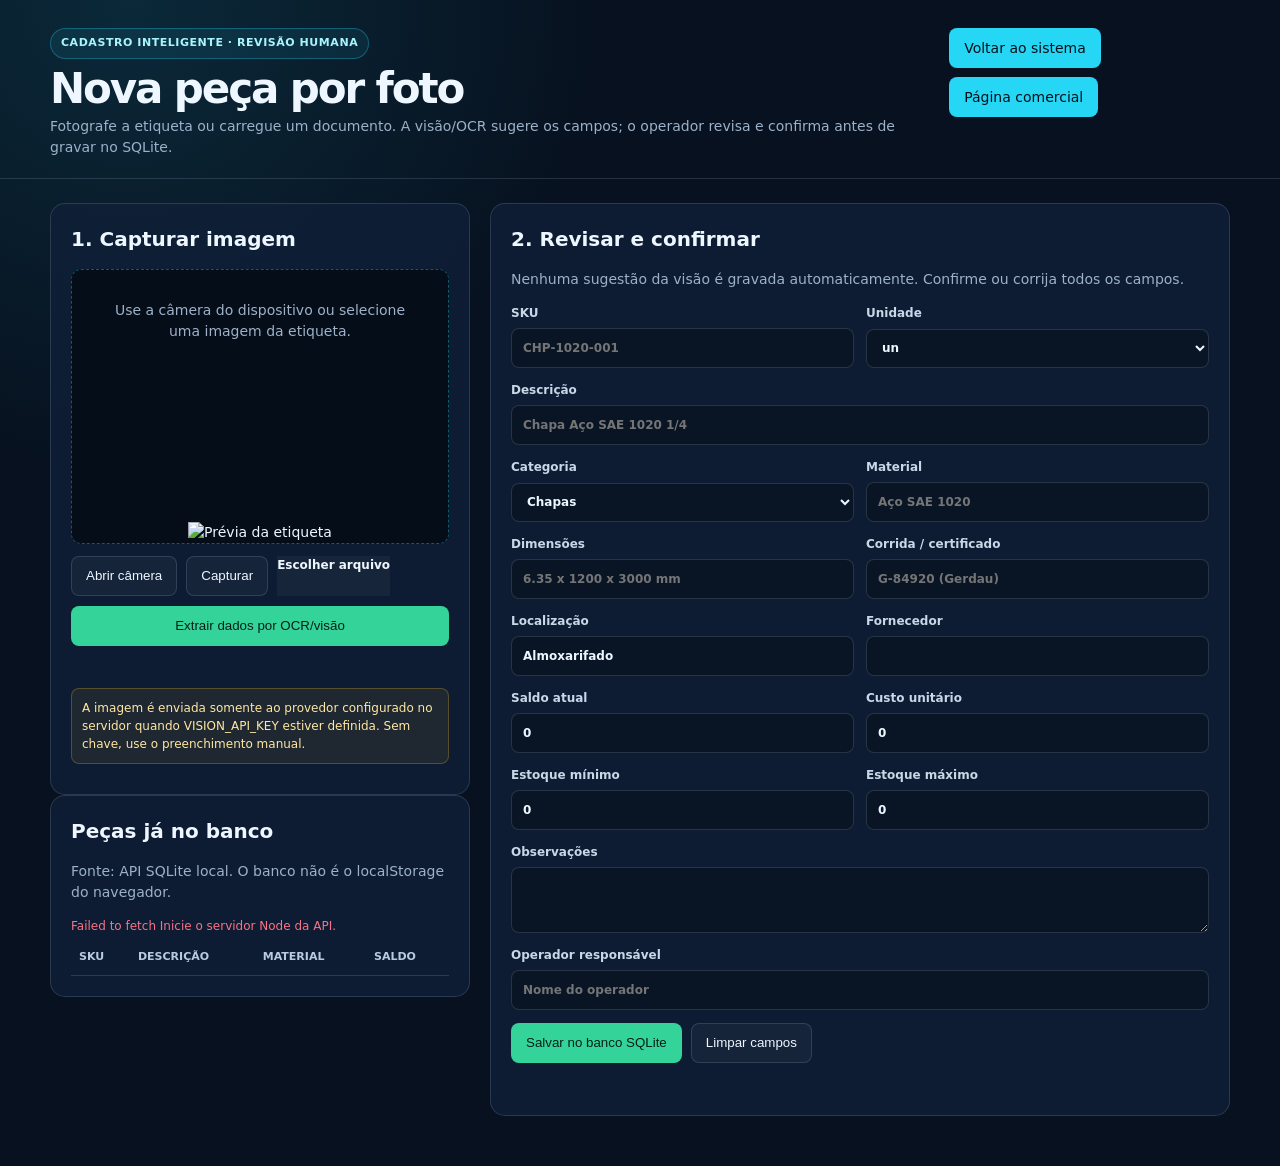
<file: cadastro-inteligente.html>
<!doctype html>
<html lang="pt-BR">
<head>
  <meta charset="utf-8">
  <meta name="viewport" content="width=device-width, initial-scale=1">
  <title>Cadastro Inteligente — MetalEstoque PRO</title>
  <style>
    :root { --bg:#07111f; --panel:#102039; --text:#eef7ff; --muted:#9db1c9; --line:rgba(157,177,201,.2); --cyan:#25d6f5; --green:#34d399; --amber:#fbbf24; --rose:#fb7185; }
    * { box-sizing:border-box; }
    body { margin:0; color:var(--text); background:radial-gradient(circle at 10% 0%,rgba(37,214,245,.12),transparent 30rem),var(--bg); font:14px/1.5 Inter,system-ui,-apple-system,"Segoe UI",sans-serif; }
    .wrap { width:min(1180px,calc(100% - 32px)); margin:0 auto; }
    header { padding:28px 0 20px; border-bottom:1px solid var(--line); }
    .head { display:flex; justify-content:space-between; align-items:flex-start; gap:18px; }
    h1 { margin:8px 0 5px; font-size:clamp(28px,4vw,42px); line-height:1.05; letter-spacing:-.05em; }
    h2 { margin:0 0 15px; font-size:20px; }
    .sub,.hint { color:var(--muted); }
    .sub { margin:0; }
    .badge { display:inline-flex; padding:6px 10px; border:1px solid rgba(37,214,245,.3); border-radius:999px; color:#a9f5ff; background:rgba(37,214,245,.08); font-size:11px; font-weight:800; text-transform:uppercase; letter-spacing:.05em; }
    main { padding:24px 0 50px; }
    .layout { display:grid; grid-template-columns:420px 1fr; gap:20px; align-items:start; }
    .card { padding:20px; border:1px solid var(--line); border-radius:15px; background:rgba(16,32,57,.76); }
    label { display:grid; gap:6px; margin-bottom:13px; color:#c9d8e8; font-size:12px; font-weight:800; }
    input,select,textarea { width:100%; padding:10px 11px; color:var(--text); background:#091525; border:1px solid var(--line); border-radius:8px; outline:0; font:inherit; }
    input:focus,select:focus,textarea:focus { border-color:var(--cyan); box-shadow:0 0 0 3px rgba(37,214,245,.1); }
    textarea { min-height:66px; resize:vertical; }
    .grid2 { display:grid; grid-template-columns:1fr 1fr; gap:12px; }
    .btns { display:flex; flex-wrap:wrap; gap:9px; }
    button,a.btn { display:inline-flex; align-items:center; justify-content:center; min-height:40px; padding:0 14px; border:1px solid transparent; border-radius:8px; color:#03111b; background:var(--cyan); font:800 13px inherit; cursor:pointer; text-decoration:none; }
    .secondary { color:var(--text); border-color:var(--line); background:rgba(255,255,255,.04); }
    .green { color:#052016; background:var(--green); }
    .warning { color:#251900; background:var(--amber); }
    .danger { color:#2a0710; background:var(--rose); }
    .camera { overflow:hidden; min-height:245px; display:grid; place-items:center; border:1px dashed rgba(37,214,245,.38); border-radius:10px; background:#050d18; }
    video,img { display:block; max-width:100%; max-height:300px; object-fit:contain; }
    .camera-placeholder { padding:30px; color:var(--muted); text-align:center; }
    .status { min-height:22px; margin:10px 0 0; color:var(--green); font-size:12px; }
    .status.error { color:var(--rose); }
    .confidence { padding:10px; margin:10px 0; color:#ffe7a2; border:1px solid rgba(251,191,36,.25); border-radius:8px; background:rgba(251,191,36,.08); font-size:12px; }
    table { width:100%; border-collapse:collapse; }
    th,td { padding:10px 8px; border-bottom:1px solid var(--line); text-align:left; vertical-align:top; }
    th { color:#b8cce0; font-size:11px; text-transform:uppercase; }
    .empty { padding:24px; color:var(--muted); text-align:center; }
    @media(max-width:880px) { .layout { grid-template-columns:1fr; } .head { flex-direction:column; } }
    @media(max-width:560px) { .wrap { width:min(100% - 22px,1180px); } .grid2 { grid-template-columns:1fr; } }
  </style>
</head>
<body>
  <header><div class="wrap head"><div><span class="badge">Cadastro inteligente · revisão humana</span><h1>Nova peça por foto</h1><p class="sub">Fotografe a etiqueta ou carregue um documento. A visão/OCR sugere os campos; o operador revisa e confirma antes de gravar no SQLite.</p></div><div class="btns"><a class="btn secondary" href="index.html">Voltar ao sistema</a><a class="btn secondary" href="vendas.html">Página comercial</a></div></div></header>
  <main class="wrap"><div class="layout"><section><div class="card"><h2>1. Capturar imagem</h2><div class="camera" id="cameraBox"><div class="camera-placeholder" id="cameraPlaceholder">Use a câmera do dispositivo ou selecione uma imagem da etiqueta.</div><video id="video" autoplay playsinline hidden></video><img id="preview" alt="Prévia da etiqueta" hidden></div><canvas id="canvas" hidden></canvas><div class="btns" style="margin-top:12px"><button class="secondary" type="button" id="startCamera">Abrir câmera</button><button class="secondary" type="button" id="capture" disabled>Capturar</button><label class="btn secondary" style="margin:0;cursor:pointer">Escolher arquivo<input id="fileInput" type="file" accept="image/png,image/jpeg,image/webp" capture="environment" hidden></label></div><button class="green" type="button" id="scan" style="width:100%;margin-top:10px" disabled>Extrair dados por OCR/visão</button><p class="status" id="scanStatus"></p><div class="confidence" id="visionNote">A imagem é enviada somente ao provedor configurado no servidor quando VISION_API_KEY estiver definida. Sem chave, use o preenchimento manual.</div></div><div class="card"><h2>Peças já no banco</h2><p class="hint">Fonte: API SQLite local. O banco não é o localStorage do navegador.</p><div id="itemsStatus" class="status"></div><div style="overflow:auto"><table><thead><tr><th>SKU</th><th>Descrição</th><th>Material</th><th>Saldo</th></tr></thead><tbody id="itemsTable"></tbody></table></div></div></section><section class="card"><h2>2. Revisar e confirmar</h2><p class="hint">Nenhuma sugestão da visão é gravada automaticamente. Confirme ou corrija todos os campos.</p><form id="itemForm"><div class="grid2"><label>SKU<input id="sku" required placeholder="CHP-1020-001"></label><label>Unidade<select id="unidade"><option>un</option><option>chapa</option><option>barra</option><option>m</option><option>kg</option><option>cx</option><option>cilindro</option></select></label></div><label>Descrição<input id="nome" required placeholder="Chapa Aço SAE 1020 1/4"></label><div class="grid2"><label>Categoria<select id="categoria"><option value="chapas">Chapas</option><option value="tubos_perfis">Tubos e perfis</option><option value="solda_corte">Solda e consumíveis</option><option value="usinagem">Usinagem</option><option value="fixadores">Fixadores</option><option value="quimicos_oleos">Químicos</option><option value="epi">EPI</option><option value="semiacabados">Semiacabados</option><option value="acabados">Acabados</option></select></label><label>Material<input id="material" placeholder="Aço SAE 1020"></label></div><div class="grid2"><label>Dimensões<input id="dimensoes" placeholder="6.35 x 1200 x 3000 mm"></label><label>Corrida / certificado<input id="corrida" placeholder="G-84920 (Gerdau)"></label></div><div class="grid2"><label>Localização<input id="localizacao" value="Almoxarifado"></label><label>Fornecedor<input id="fornecedor"></label></div><div class="grid2"><label>Saldo atual<input id="estoque_atual" type="number" min="0" step="any" value="0"></label><label>Custo unitário<input id="custo_unitario" type="number" min="0" step="any" value="0"></label></div><div class="grid2"><label>Estoque mínimo<input id="estoque_minimo" type="number" min="0" step="any" value="0"></label><label>Estoque máximo<input id="estoque_maximo" type="number" min="0" step="any" value="0"></label></div><label>Observações<textarea id="obs"></textarea></label><label>Operador responsável<input id="operator" placeholder="Nome do operador"></label><div class="btns"><button class="green" type="submit">Salvar no banco SQLite</button><button class="secondary" type="button" id="clear">Limpar campos</button></div><p class="status" id="saveStatus"></p></form></section></div></main>
  <script>
    const API_BASE = window.METALESTOQUE_API_BASE || (location.port === "8090" ? "/api" : "http://127.0.0.1:8090/api");
    const $ = id => document.getElementById(id);
    const fields = ["sku","nome","categoria","unidade","material","dimensoes","corrida","localizacao","fornecedor","estoque_atual","custo_unitario","estoque_minimo","estoque_maximo","obs"];
    let stream = null;
    let imageDataUrl = "";
    function setStatus(id, message, error) { const node=$(id); node.textContent=message; node.classList.toggle("error",Boolean(error)); }
    function setField(id, value) { const node=$(id); if (node && value !== null && value !== undefined && value !== "") node.value=value; }
    function collectItem() { const item={}; fields.forEach(id=>{ item[id]=$(id).value; }); ["estoque_atual","custo_unitario","estoque_minimo","estoque_maximo"].forEach(id=>{ item[id]=Number(item[id]) || 0; }); return item; }
    function clearFields() { fields.forEach(id=>{ if (id==="categoria") $(id).value="chapas"; else if (id==="unidade") $(id).value="un"; else if (id==="localizacao") $(id).value="Almoxarifado"; else $(id).value=""; }); $("estoque_atual").value="0"; $("custo_unitario").value="0"; $("estoque_minimo").value="0"; $("estoque_maximo").value="0"; }
    function applyDraft(draft) { fields.forEach(id=>setField(id,draft[id])); if (draft.confidence || draft.warnings) { $("visionNote").textContent="Confiança: " + (draft.confidence || "não informada") + ". " + ((draft.warnings || []).join(" ") || "Revise todos os campos antes de salvar."); } }
    async function scan() { if (!imageDataUrl) return; setStatus("scanStatus","Enviando imagem para o motor de visão...",false); try { const response=await fetch(API_BASE+"/vision/scan",{method:"POST",headers:{"Content-Type":"application/json"},body:JSON.stringify({imageDataUrl})}); const body=await response.json(); if(!response.ok) throw new Error(body.error || "Falha na leitura."); applyDraft(body.draft || {}); setStatus("scanStatus","Sugestão preenchida. Revise e confirme os campos.",false); } catch(error) { setStatus("scanStatus",error.message+" Você pode preencher manualmente.",true); } }
    function loadPreview(file) { if(!file) return; const reader=new FileReader(); reader.onload=event=>{ imageDataUrl=String(event.target.result); $("preview").src=imageDataUrl; $("preview").hidden=false; $("video").hidden=true; $("cameraPlaceholder").hidden=true; $("scan").disabled=false; }; reader.readAsDataURL(file); }
    $("startCamera").addEventListener("click",async()=>{ try { stream=await navigator.mediaDevices.getUserMedia({video:{facingMode:{ideal:"environment"}},audio:false}); $("video").srcObject=stream; $("video").hidden=false; $("preview").hidden=true; $("cameraPlaceholder").hidden=true; $("capture").disabled=false; } catch(error) { setStatus("scanStatus","Não foi possível abrir a câmera: "+error.message,true); } });
    $("capture").addEventListener("click",()=>{ const video=$("video"), canvas=$("canvas"); if(!video.videoWidth) return; canvas.width=video.videoWidth; canvas.height=video.videoHeight; canvas.getContext("2d").drawImage(video,0,0); imageDataUrl=canvas.toDataURL("image/jpeg",0.88); $("preview").src=imageDataUrl; $("preview").hidden=false; $("scan").disabled=false; });
    $("fileInput").addEventListener("change",event=>loadPreview(event.target.files[0]));
    $("scan").addEventListener("click",scan);
    $("clear").addEventListener("click",()=>{ clearFields(); setStatus("saveStatus","",false); });
    $("itemForm").addEventListener("submit",async event=>{ event.preventDefault(); setStatus("saveStatus","Salvando no banco...",false); try { const response=await fetch(API_BASE+"/items",{method:"POST",headers:{"Content-Type":"application/json"},body:JSON.stringify({item:collectItem(),operator:$("operator").value})}); const body=await response.json(); if(!response.ok) throw new Error(body.error || "Falha ao salvar."); setStatus("saveStatus","Peça " + body.item.sku + " salva no SQLite.",false); clearFields(); loadItems(); } catch(error) { setStatus("saveStatus",error.message+" Verifique se api-server.js está em execução.",true); } });
    async function loadItems() { try { const response=await fetch(API_BASE+"/items"); const body=await response.json(); if(!response.ok) throw new Error(body.error || "Falha ao consultar banco."); const tbody=$("itemsTable"); tbody.replaceChildren(); (body.items || []).slice(0,50).forEach(item=>{ const row=document.createElement("tr"); [item.sku,item.nome,item.material || "—",String(item.estoque_atual)+" "+item.unidade].forEach(value=>{ const cell=document.createElement("td"); cell.textContent=value; row.appendChild(cell); }); tbody.appendChild(row); }); $("itemsStatus").textContent=(body.items || []).length+" item(ns) na base local."; } catch(error) { setStatus("itemsStatus",error.message+" Inicie o servidor Node da API.",true); } }
    loadItems();
  </script>
</body>
</html>
</file>
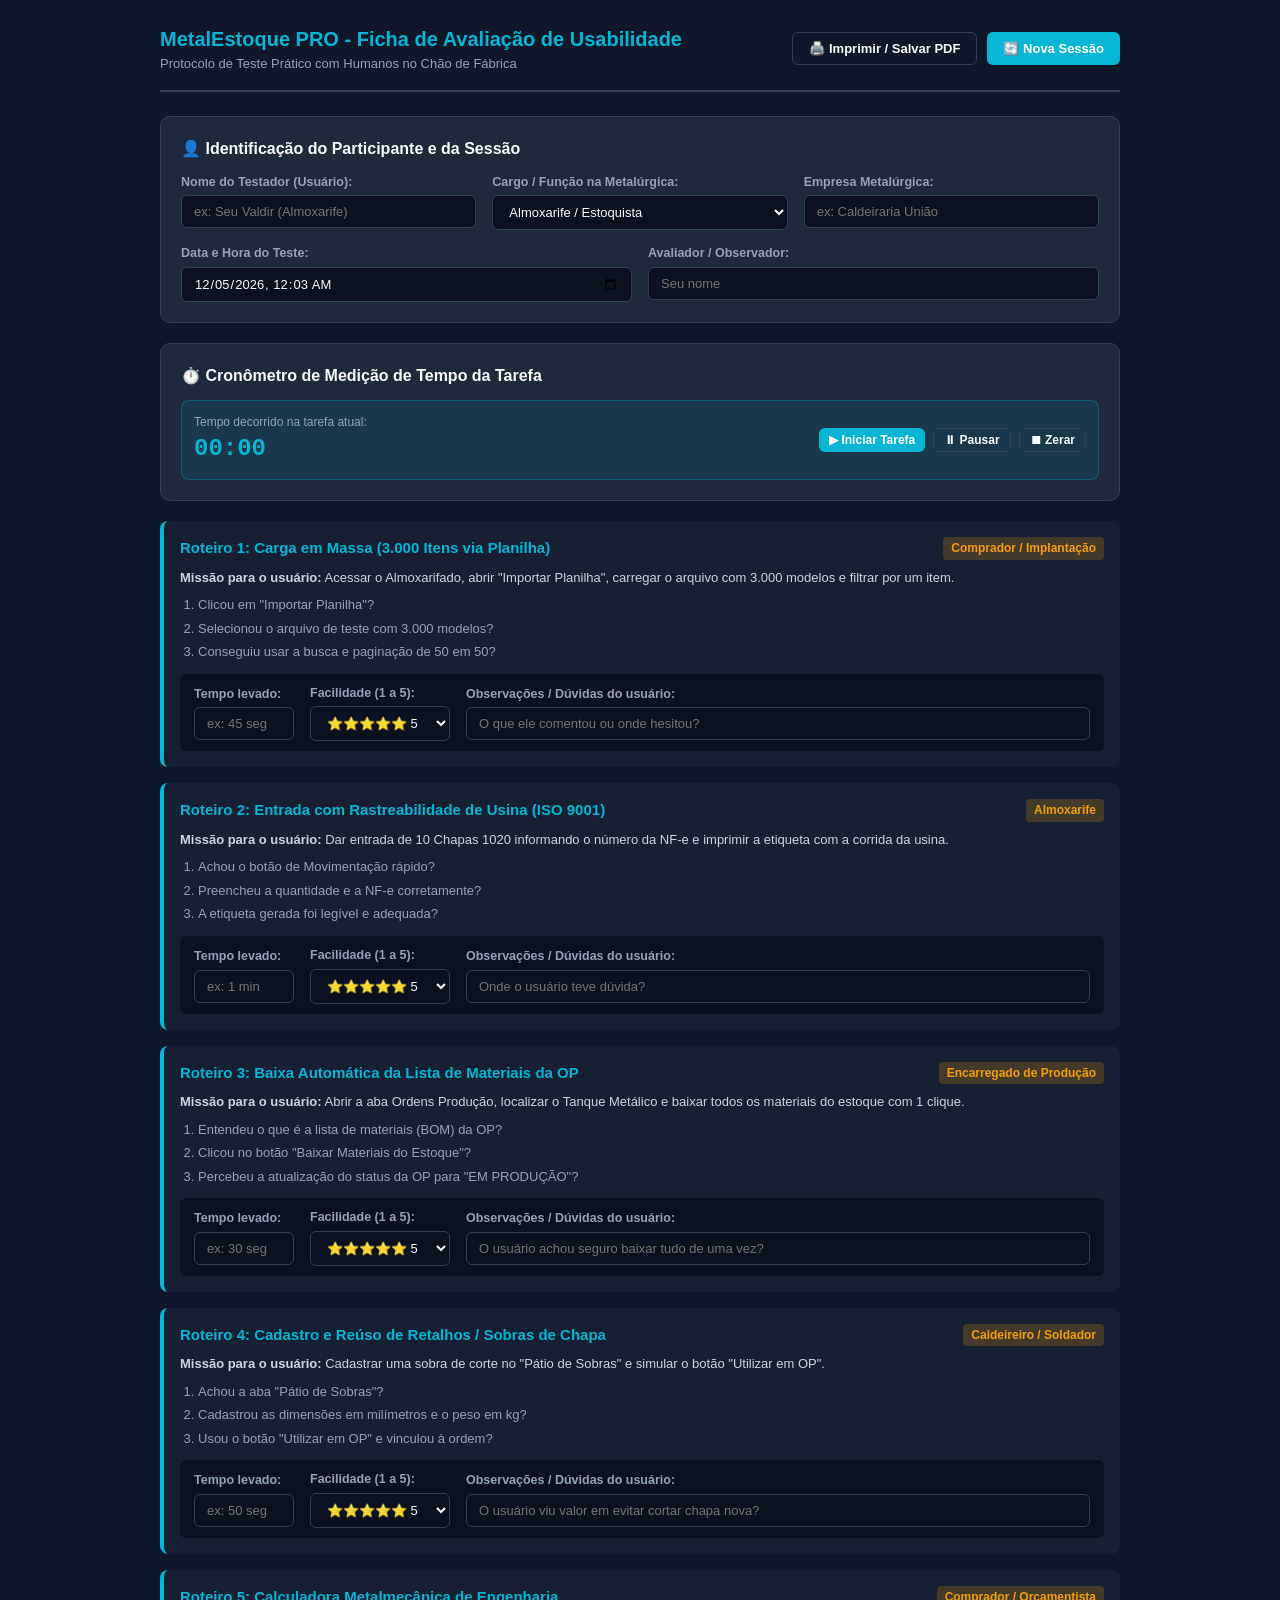
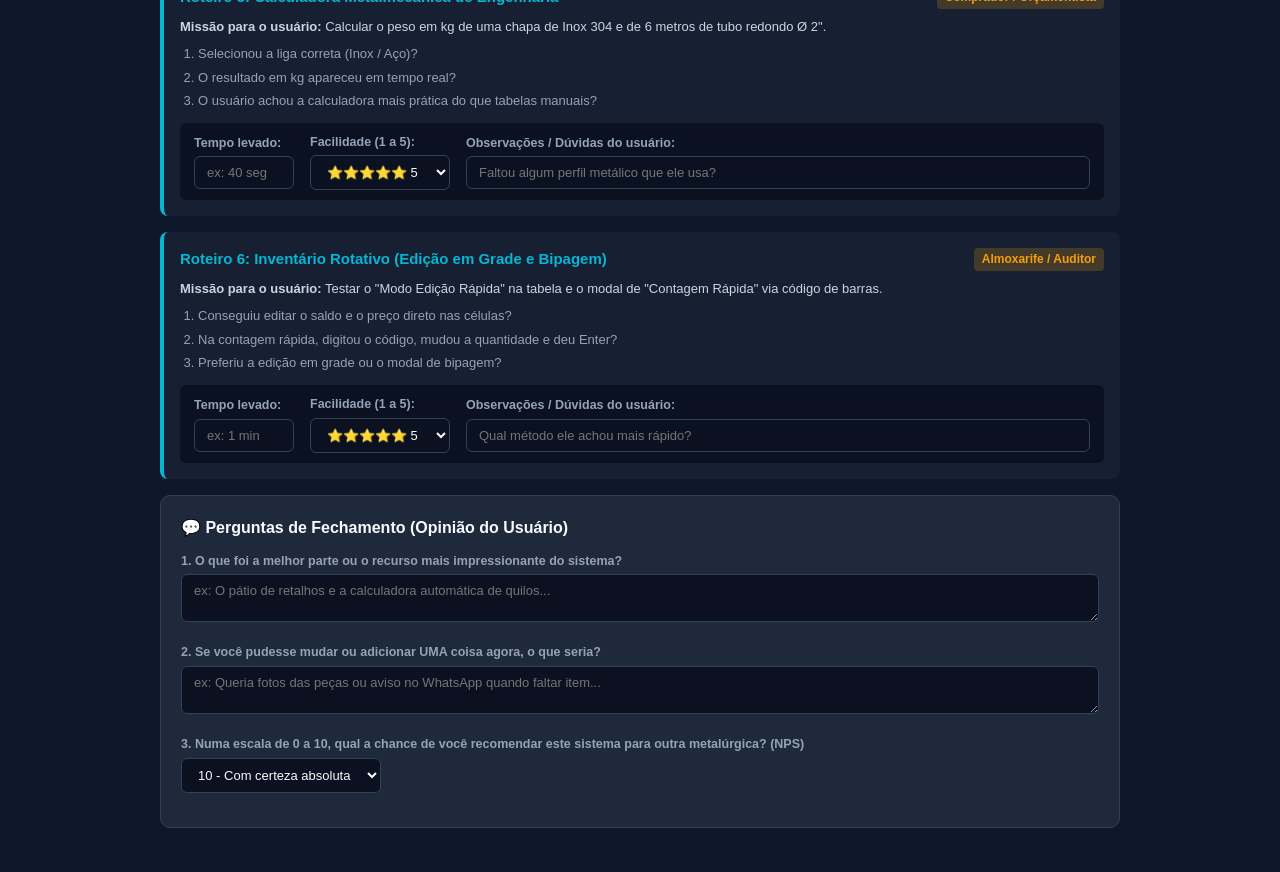
<file: ficha_avaliacao_teste.html>
<!DOCTYPE html>
<html lang="pt-BR">
<head>
  <meta charset="UTF-8">
  <meta name="viewport" content="width=device-width, initial-scale=1.0">
  <title>Ficha de Avaliação de Teste com Usuários - MetalEstoque PRO</title>
  <style>
    :root {
      --bg: #0f172a;
      --card: #1e293b;
      --border: #334155;
      --text: #f8fafc;
      --muted: #94a3b8;
      --cyan: #06b6d4;
      --amber: #f59e0b;
      --emerald: #10b981;
      --rose: #f43f5e;
    }

    * { margin: 0; padding: 0; box-sizing: border-box; font-family: -apple-system, BlinkMacSystemFont, "Segoe UI", Roboto, sans-serif; }
    body { background: var(--bg); color: var(--text); padding: 24px; line-height: 1.5; }
    .container { max-width: 960px; margin: 0 auto; }

    header { display: flex; justify-content: space-between; align-items: center; border-bottom: 2px solid var(--border); padding-bottom: 16px; margin-bottom: 24px; }
    .brand { display: flex; align-items: center; gap: 12px; }
    .brand-title { font-size: 20px; font-weight: 800; color: var(--cyan); }
    .brand-sub { font-size: 13px; color: var(--muted); }

    .card { background: var(--card); border: 1px solid var(--border); border-radius: 10px; padding: 20px; margin-bottom: 20px; }
    .card-title { font-size: 16px; font-weight: 700; color: var(--text); margin-bottom: 12px; display: flex; align-items: center; justify-content: space-between; }

    .grid-2 { display: grid; grid-template-columns: 1fr 1fr; gap: 16px; }
    .grid-3 { display: grid; grid-template-columns: 1fr 1fr 1fr; gap: 16px; }

    label { font-size: 12.5px; font-weight: 600; color: var(--muted); display: block; margin-bottom: 4px; }
    input, select, textarea { width: 100%; background: #0b1120; border: 1px solid var(--border); color: var(--text); padding: 8px 12px; border-radius: 6px; font-size: 13px; }
    input:focus, select:focus, textarea:focus { outline: none; border-color: var(--cyan); }

    /* Timer Widget */
    .timer-widget { background: rgba(6, 182, 212, 0.1); border: 1px solid rgba(6, 182, 212, 0.3); border-radius: 8px; padding: 12px; display: flex; align-items: center; justify-content: space-between; }
    .timer-display { font-family: monospace; font-size: 24px; font-weight: 800; color: var(--cyan); }
    .btn { background: var(--cyan); color: #fff; border: none; padding: 8px 16px; border-radius: 6px; font-weight: 600; cursor: pointer; display: inline-flex; align-items: center; gap: 6px; font-size: 13px; }
    .btn:hover { opacity: 0.9; }
    .btn-outline { background: transparent; border: 1px solid var(--border); color: var(--text); }
    .btn-outline:hover { background: var(--border); }
    .btn-sm { padding: 4px 10px; font-size: 12px; }

    /* Scenario Box */
    .scenario-box { border-left: 4px solid var(--cyan); background: #162032; border-radius: 8px; padding: 16px; margin-bottom: 16px; }
    .scenario-header { display: flex; justify-content: space-between; margin-bottom: 8px; }
    .scenario-title { font-size: 15px; font-weight: 700; color: var(--cyan); }
    .scenario-persona { font-size: 12px; background: rgba(245, 158, 11, 0.2); color: var(--amber); padding: 2px 8px; border-radius: 4px; font-weight: 600; }
    .steps-list { font-size: 13px; margin: 8px 0 12px 18px; color: var(--muted); }
    .steps-list li { margin-bottom: 4px; }

    .rating-row { display: flex; gap: 16px; align-items: center; background: #0b1120; padding: 10px 14px; border-radius: 6px; margin-top: 10px; }
    .star-select { max-width: 140px; }

    @media print {
      body { background: #fff !important; color: #000 !important; padding: 0; }
      .no-print { display: none !important; }
      .card, .scenario-box { border: 1px solid #ccc !important; background: #fff !important; color: #000 !important; break-inside: avoid; }
      input, select, textarea { border: 1px solid #999 !important; background: #fff !important; color: #000 !important; }
      .rating-row { background: #f5f5f5 !important; }
      .scenario-title { color: #000 !important; }
    }
  </style>
</head>
<body>

  <div class="container">
    <header>
      <div class="brand">
        <div>
          <div class="brand-title">MetalEstoque PRO - Ficha de Avaliação de Usabilidade</div>
          <div class="brand-sub">Protocolo de Teste Prático com Humanos no Chão de Fábrica</div>
        </div>
      </div>
      <div class="no-print" style="display: flex; gap: 10px;">
        <button class="btn btn-outline" onclick="window.print()">🖨️ Imprimir / Salvar PDF</button>
        <button class="btn" onclick="limparFicha()">🔄 Nova Sessão</button>
      </div>
    </header>

    <!-- IDENTIFICAÇÃO DA SESSÃO -->
    <div class="card">
      <div class="card-title">👤 Identificação do Participante e da Sessão</div>
      <div class="grid-3">
        <div>
          <label>Nome do Testador (Usuário):</label>
          <input type="text" id="partNome" placeholder="ex: Seu Valdir (Almoxarife)">
        </div>
        <div>
          <label>Cargo / Função na Metalúrgica:</label>
          <select id="partCargo">
            <option value="almoxarife">Almoxarife / Estoquista</option>
            <option value="caldeireiro">Caldeireiro / Soldador</option>
            <option value="encarregado">Encarregado de Produção</option>
            <option value="comprador">Comprador / PCP</option>
            <option value="gerente">Gerente Geral / Dono</option>
          </select>
        </div>
        <div>
          <label>Empresa Metalúrgica:</label>
          <input type="text" id="partEmpresa" placeholder="ex: Caldeiraria União">
        </div>
      </div>

      <div class="grid-2" style="margin-top: 14px;">
        <div>
          <label>Data e Hora do Teste:</label>
          <input type="datetime-local" id="partData">
        </div>
        <div>
          <label>Avaliador / Observador:</label>
          <input type="text" id="partAvaliador" placeholder="Seu nome">
        </div>
      </div>
    </div>

    <!-- CRONÔMETRO DE TAREFAS -->
    <div class="card no-print">
      <div class="card-title">⏱️ Cronômetro de Medição de Tempo da Tarefa</div>
      <div class="timer-widget">
        <div>
          <div style="font-size: 12px; color: var(--muted);">Tempo decorrido na tarefa atual:</div>
          <div class="timer-display" id="timerDisplay">00:00</div>
        </div>
        <div style="display: flex; gap: 8px;">
          <button class="btn btn-sm" onclick="startTimer()">▶ Iniciar Tarefa</button>
          <button class="btn btn-sm btn-outline" onclick="pauseTimer()">⏸ Pausar</button>
          <button class="btn btn-sm btn-outline" onclick="resetTimer()">⏹ Zerar</button>
        </div>
      </div>
    </div>

    <!-- ============================================================== -->
    <!-- ROTEIROS DE TESTE -->
    <!-- ============================================================== -->

    <!-- ROTEIRO 1 -->
    <div class="scenario-box">
      <div class="scenario-header">
        <div class="scenario-title">Roteiro 1: Carga em Massa (3.000 Itens via Planilha)</div>
        <span class="scenario-persona">Comprador / Implantação</span>
      </div>
      <div style="font-size: 13px; color: #cbd5e1; margin-bottom: 6px;">
        <strong>Missão para o usuário:</strong> Acessar o Almoxarifado, abrir "Importar Planilha", carregar o arquivo com 3.000 modelos e filtrar por um item.
      </div>
      <ol class="steps-list">
        <li>Clicou em "Importar Planilha"?</li>
        <li>Selecionou o arquivo de teste com 3.000 modelos?</li>
        <li>Conseguiu usar a busca e paginação de 50 em 50?</li>
      </ol>
      <div class="rating-row">
        <div>
          <label>Tempo levado:</label>
          <input type="text" placeholder="ex: 45 seg" style="width: 100px;">
        </div>
        <div>
          <label>Facilidade (1 a 5):</label>
          <select class="star-select">
            <option value="5">⭐⭐⭐⭐⭐ 5 - Excelente</option>
            <option value="4">⭐⭐⭐⭐ 4 - Fácil</option>
            <option value="3">⭐⭐⭐ 3 - Médio</option>
            <option value="2">⭐⭐ 2 - Difícil</option>
            <option value="1">⭐ 1 - Travou</option>
          </select>
        </div>
        <div style="flex: 1;">
          <label>Observações / Dúvidas do usuário:</label>
          <input type="text" placeholder="O que ele comentou ou onde hesitou?">
        </div>
      </div>
    </div>

    <!-- ROTEIRO 2 -->
    <div class="scenario-box">
      <div class="scenario-header">
        <div class="scenario-title">Roteiro 2: Entrada com Rastreabilidade de Usina (ISO 9001)</div>
        <span class="scenario-persona">Almoxarife</span>
      </div>
      <div style="font-size: 13px; color: #cbd5e1; margin-bottom: 6px;">
        <strong>Missão para o usuário:</strong> Dar entrada de 10 Chapas 1020 informando o número da NF-e e imprimir a etiqueta com a corrida da usina.
      </div>
      <ol class="steps-list">
        <li>Achou o botão de Movimentação rápido?</li>
        <li>Preencheu a quantidade e a NF-e corretamente?</li>
        <li>A etiqueta gerada foi legível e adequada?</li>
      </ol>
      <div class="rating-row">
        <div>
          <label>Tempo levado:</label>
          <input type="text" placeholder="ex: 1 min" style="width: 100px;">
        </div>
        <div>
          <label>Facilidade (1 a 5):</label>
          <select class="star-select">
            <option value="5">⭐⭐⭐⭐⭐ 5 - Excelente</option>
            <option value="4">⭐⭐⭐⭐ 4 - Fácil</option>
            <option value="3">⭐⭐⭐ 3 - Médio</option>
            <option value="2">⭐⭐ 2 - Difícil</option>
            <option value="1">⭐ 1 - Travou</option>
          </select>
        </div>
        <div style="flex: 1;">
          <label>Observações / Dúvidas do usuário:</label>
          <input type="text" placeholder="Onde o usuário teve dúvida?">
        </div>
      </div>
    </div>

    <!-- ROTEIRO 3 -->
    <div class="scenario-box">
      <div class="scenario-header">
        <div class="scenario-title">Roteiro 3: Baixa Automática da Lista de Materiais da OP</div>
        <span class="scenario-persona">Encarregado de Produção</span>
      </div>
      <div style="font-size: 13px; color: #cbd5e1; margin-bottom: 6px;">
        <strong>Missão para o usuário:</strong> Abrir a aba Ordens Produção, localizar o Tanque Metálico e baixar todos os materiais do estoque com 1 clique.
      </div>
      <ol class="steps-list">
        <li>Entendeu o que é a lista de materiais (BOM) da OP?</li>
        <li>Clicou no botão "Baixar Materiais do Estoque"?</li>
        <li>Percebeu a atualização do status da OP para "EM PRODUÇÃO"?</li>
      </ol>
      <div class="rating-row">
        <div>
          <label>Tempo levado:</label>
          <input type="text" placeholder="ex: 30 seg" style="width: 100px;">
        </div>
        <div>
          <label>Facilidade (1 a 5):</label>
          <select class="star-select">
            <option value="5">⭐⭐⭐⭐⭐ 5 - Excelente</option>
            <option value="4">⭐⭐⭐⭐ 4 - Fácil</option>
            <option value="3">⭐⭐⭐ 3 - Médio</option>
            <option value="2">⭐⭐ 2 - Difícil</option>
            <option value="1">⭐ 1 - Travou</option>
          </select>
        </div>
        <div style="flex: 1;">
          <label>Observações / Dúvidas do usuário:</label>
          <input type="text" placeholder="O usuário achou seguro baixar tudo de uma vez?">
        </div>
      </div>
    </div>

    <!-- ROTEIRO 4 -->
    <div class="scenario-box">
      <div class="scenario-header">
        <div class="scenario-title">Roteiro 4: Cadastro e Reúso de Retalhos / Sobras de Chapa</div>
        <span class="scenario-persona">Caldeireiro / Soldador</span>
      </div>
      <div style="font-size: 13px; color: #cbd5e1; margin-bottom: 6px;">
        <strong>Missão para o usuário:</strong> Cadastrar uma sobra de corte no "Pátio de Sobras" e simular o botão "Utilizar em OP".
      </div>
      <ol class="steps-list">
        <li>Achou a aba "Pátio de Sobras"?</li>
        <li>Cadastrou as dimensões em milímetros e o peso em kg?</li>
        <li>Usou o botão "Utilizar em OP" e vinculou à ordem?</li>
      </ol>
      <div class="rating-row">
        <div>
          <label>Tempo levado:</label>
          <input type="text" placeholder="ex: 50 seg" style="width: 100px;">
        </div>
        <div>
          <label>Facilidade (1 a 5):</label>
          <select class="star-select">
            <option value="5">⭐⭐⭐⭐⭐ 5 - Excelente</option>
            <option value="4">⭐⭐⭐⭐ 4 - Fácil</option>
            <option value="3">⭐⭐⭐ 3 - Médio</option>
            <option value="2">⭐⭐ 2 - Difícil</option>
            <option value="1">⭐ 1 - Travou</option>
          </select>
        </div>
        <div style="flex: 1;">
          <label>Observações / Dúvidas do usuário:</label>
          <input type="text" placeholder="O usuário viu valor em evitar cortar chapa nova?">
        </div>
      </div>
    </div>

    <!-- ROTEIRO 5 -->
    <div class="scenario-box">
      <div class="scenario-header">
        <div class="scenario-title">Roteiro 5: Calculadora Metalmecânica de Engenharia</div>
        <span class="scenario-persona">Comprador / Orçamentista</span>
      </div>
      <div style="font-size: 13px; color: #cbd5e1; margin-bottom: 6px;">
        <strong>Missão para o usuário:</strong> Calcular o peso em kg de uma chapa de Inox 304 e de 6 metros de tubo redondo Ø 2".
      </div>
      <ol class="steps-list">
        <li>Selecionou a liga correta (Inox / Aço)?</li>
        <li>O resultado em kg apareceu em tempo real?</li>
        <li>O usuário achou a calculadora mais prática do que tabelas manuais?</li>
      </ol>
      <div class="rating-row">
        <div>
          <label>Tempo levado:</label>
          <input type="text" placeholder="ex: 40 seg" style="width: 100px;">
        </div>
        <div>
          <label>Facilidade (1 a 5):</label>
          <select class="star-select">
            <option value="5">⭐⭐⭐⭐⭐ 5 - Excelente</option>
            <option value="4">⭐⭐⭐⭐ 4 - Fácil</option>
            <option value="3">⭐⭐⭐ 3 - Médio</option>
            <option value="2">⭐⭐ 2 - Difícil</option>
            <option value="1">⭐ 1 - Travou</option>
          </select>
        </div>
        <div style="flex: 1;">
          <label>Observações / Dúvidas do usuário:</label>
          <input type="text" placeholder="Faltou algum perfil metálico que ele usa?">
        </div>
      </div>
    </div>

    <!-- ROTEIRO 6 -->
    <div class="scenario-box">
      <div class="scenario-header">
        <div class="scenario-title">Roteiro 6: Inventário Rotativo (Edição em Grade e Bipagem)</div>
        <span class="scenario-persona">Almoxarife / Auditor</span>
      </div>
      <div style="font-size: 13px; color: #cbd5e1; margin-bottom: 6px;">
        <strong>Missão para o usuário:</strong> Testar o "Modo Edição Rápida" na tabela e o modal de "Contagem Rápida" via código de barras.
      </div>
      <ol class="steps-list">
        <li>Conseguiu editar o saldo e o preço direto nas células?</li>
        <li>Na contagem rápida, digitou o código, mudou a quantidade e deu Enter?</li>
        <li>Preferiu a edição em grade ou o modal de bipagem?</li>
      </ol>
      <div class="rating-row">
        <div>
          <label>Tempo levado:</label>
          <input type="text" placeholder="ex: 1 min" style="width: 100px;">
        </div>
        <div>
          <label>Facilidade (1 a 5):</label>
          <select class="star-select">
            <option value="5">⭐⭐⭐⭐⭐ 5 - Excelente</option>
            <option value="4">⭐⭐⭐⭐ 4 - Fácil</option>
            <option value="3">⭐⭐⭐ 3 - Médio</option>
            <option value="2">⭐⭐ 2 - Difícil</option>
            <option value="1">⭐ 1 - Travou</option>
          </select>
        </div>
        <div style="flex: 1;">
          <label>Observações / Dúvidas do usuário:</label>
          <input type="text" placeholder="Qual método ele achou mais rápido?">
        </div>
      </div>
    </div>

    <!-- FEEDBACK QUALITATIVO FINAL -->
    <div class="card">
      <div class="card-title">💬 Perguntas de Fechamento (Opinião do Usuário)</div>
      
      <div style="margin-bottom: 14px;">
        <label>1. O que foi a melhor parte ou o recurso mais impressionante do sistema?</label>
        <textarea rows="2" placeholder="ex: O pátio de retalhos e a calculadora automática de quilos..."></textarea>
      </div>

      <div style="margin-bottom: 14px;">
        <label>2. Se você pudesse mudar ou adicionar UMA coisa agora, o que seria?</label>
        <textarea rows="2" placeholder="ex: Queria fotos das peças ou aviso no WhatsApp quando faltar item..."></textarea>
      </div>

      <div style="margin-bottom: 14px;">
        <label>3. Numa escala de 0 a 10, qual a chance de você recomendar este sistema para outra metalúrgica? (NPS)</label>
        <select style="max-width: 200px;">
          <option value="10">10 - Com certeza absoluta</option>
          <option value="9">9 - Muito provável</option>
          <option value="8">8 - Provável</option>
          <option value="7">7 - Neutro</option>
          <option value="5">5 ou menos - Pouco provável</option>
        </select>
      </div>
    </div>

  </div>

  <script>
    // Configurar data atual automática
    document.getElementById("partData").value = new Date().toISOString().slice(0, 16);

    // Cronômetro
    let timerInterval = null;
    let seconds = 0;

    function startTimer() {
      if (timerInterval) return;
      timerInterval = setInterval(() => {
        seconds++;
        const mins = String(Math.floor(seconds / 60)).padStart(2, '0');
        const secs = String(seconds % 60).padStart(2, '0');
        document.getElementById("timerDisplay").textContent = `${mins}:${secs}`;
      }, 1000);
    }

    function pauseTimer() {
      clearInterval(timerInterval);
      timerInterval = null;
    }

    function resetTimer() {
      pauseTimer();
      seconds = 0;
      document.getElementById("timerDisplay").textContent = "00:00";
    }

    function limparFicha() {
      if (confirm("Deseja limpar todos os campos para iniciar uma nova avaliação com outro usuário?")) {
        location.reload();
      }
    }
  </script>
</body>
</html>
</file>
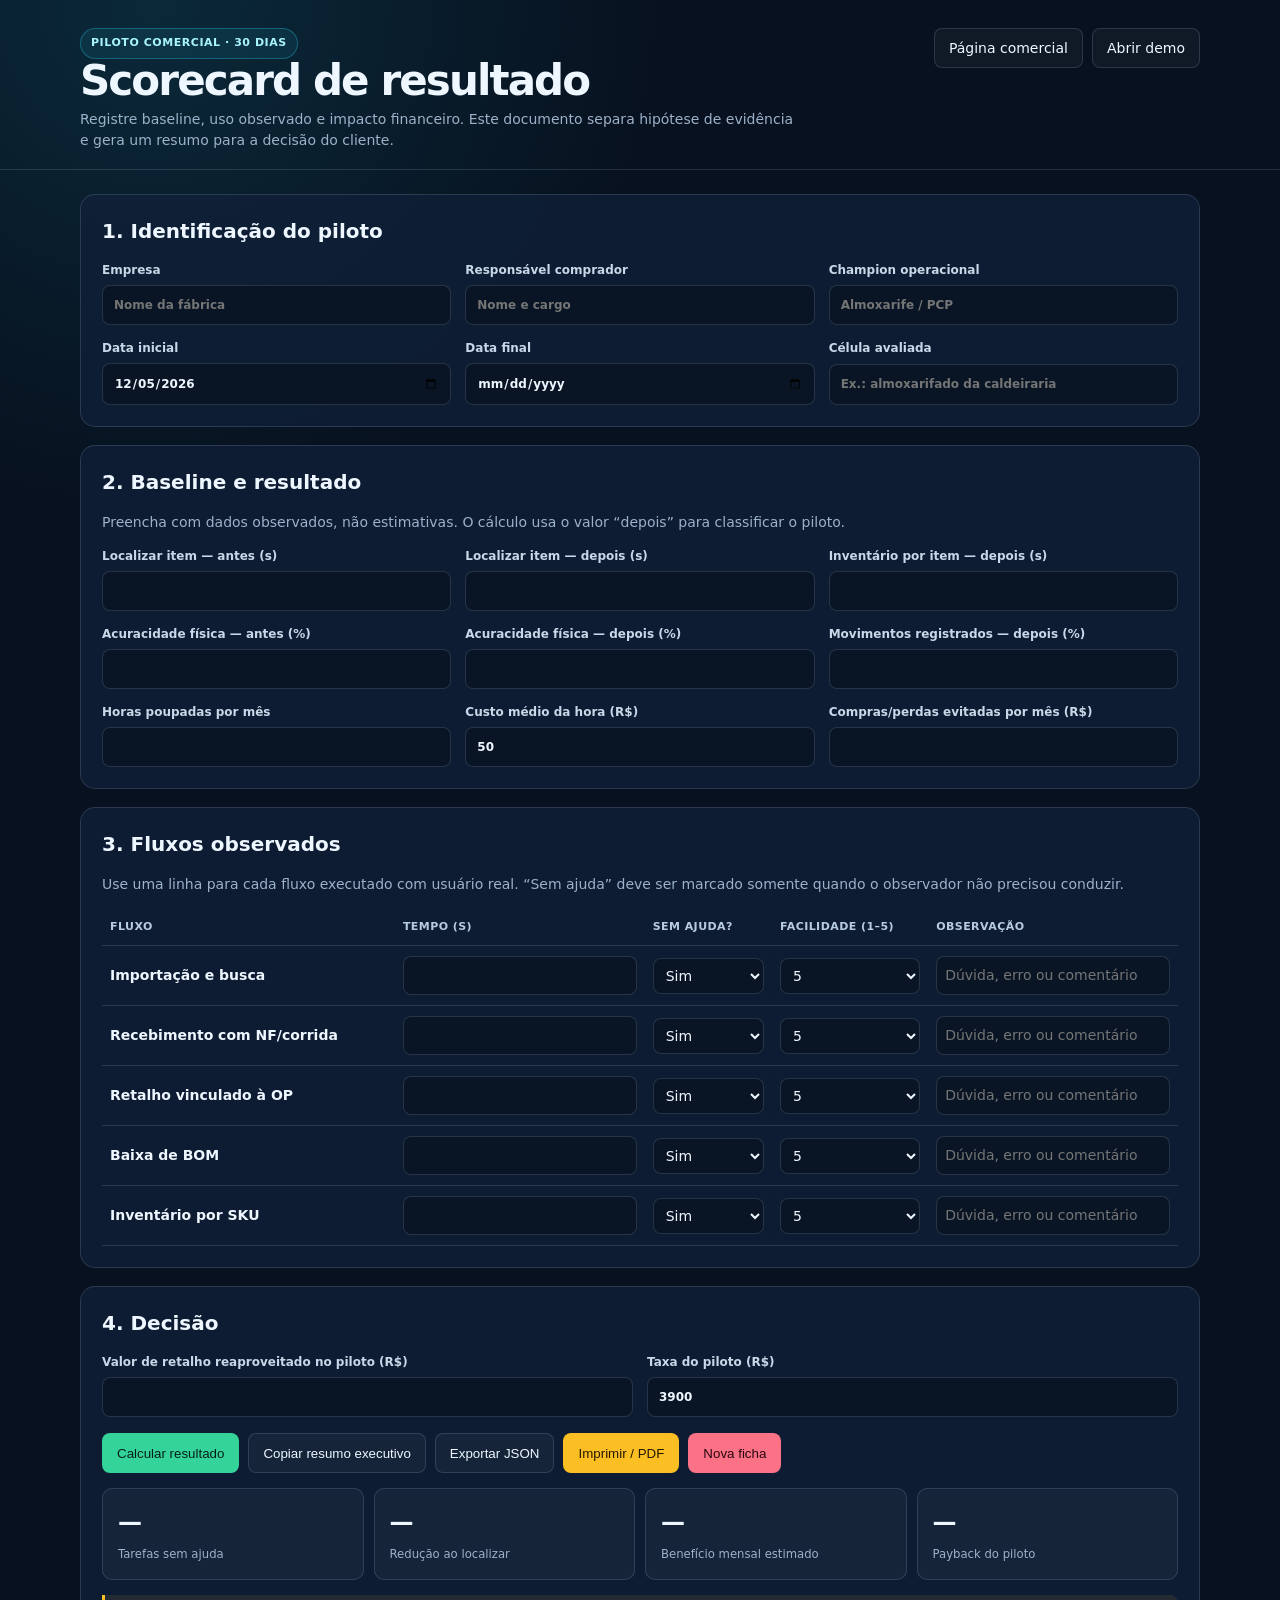
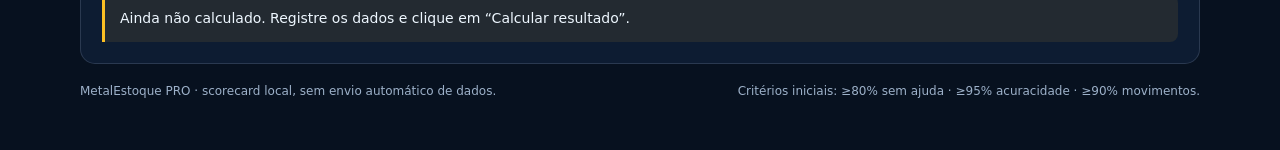
<file: pilot-scorecard.html>
<!doctype html>
<html lang="pt-BR">
<head>
  <meta charset="utf-8">
  <meta name="viewport" content="width=device-width, initial-scale=1">
  <title>Scorecard de Piloto — MetalEstoque PRO</title>
  <style>
    :root { --bg:#07111f; --panel:#102039; --panel2:#142a47; --text:#eef7ff; --muted:#9db1c9; --line:rgba(157,177,201,.2); --cyan:#25d6f5; --green:#34d399; --amber:#fbbf24; --rose:#fb7185; }
    * { box-sizing:border-box; }
    body { margin:0; background:radial-gradient(circle at 12% 0%,rgba(37,214,245,.12),transparent 32rem),var(--bg); color:var(--text); font:14px/1.5 Inter,system-ui,-apple-system,"Segoe UI",sans-serif; }
    .wrap { width:min(1120px,calc(100% - 32px)); margin:0 auto; }
    header { padding:28px 0 18px; border-bottom:1px solid var(--line); }
    .head { display:flex; justify-content:space-between; align-items:flex-start; gap:18px; }
    h1,h2,h3,p { margin-top:0; }
    h1 { margin-bottom:6px; font-size:clamp(27px,4vw,42px); line-height:1.05; letter-spacing:-.045em; }
    h2 { margin-bottom:15px; font-size:20px; }
    h3 { margin:0 0 6px; font-size:16px; }
    .sub,.hint { color:var(--muted); }
    .sub { margin:0; max-width:720px; }
    .badge { display:inline-flex; padding:6px 10px; border:1px solid rgba(37,214,245,.3); border-radius:999px; color:#a9f5ff; background:rgba(37,214,245,.08); font-size:11px; font-weight:800; text-transform:uppercase; letter-spacing:.05em; }
    main { padding:24px 0 50px; }
    .card { padding:21px; margin-bottom:18px; border:1px solid var(--line); border-radius:15px; background:rgba(16,32,57,.76); }
    .grid2,.grid3 { display:grid; gap:14px; }
    .grid2 { grid-template-columns:repeat(2,1fr); }
    .grid3 { grid-template-columns:repeat(3,1fr); }
    label { display:grid; gap:6px; color:#c9d8e8; font-size:12px; font-weight:800; }
    input,select,textarea { width:100%; padding:10px 11px; color:var(--text); background:#091525; border:1px solid var(--line); border-radius:8px; outline:0; font:inherit; }
    input:focus,select:focus,textarea:focus { border-color:var(--cyan); box-shadow:0 0 0 3px rgba(37,214,245,.1); }
    textarea { min-height:70px; resize:vertical; }
    .table-wrap { overflow:auto; }
    table { width:100%; min-width:780px; border-collapse:collapse; }
    th,td { padding:10px 8px; border-bottom:1px solid var(--line); text-align:left; vertical-align:middle; }
    th { color:#b8cce0; font-size:11px; text-transform:uppercase; letter-spacing:.04em; }
    td input,td select { min-width:90px; padding:8px; }
    .btns { display:flex; flex-wrap:wrap; gap:9px; }
    button,.link-btn { display:inline-flex; align-items:center; justify-content:center; min-height:40px; padding:0 14px; border:1px solid transparent; border-radius:8px; color:#03111b; background:var(--cyan); font:800 13px inherit; cursor:pointer; text-decoration:none; }
    .secondary { color:var(--text); border-color:var(--line); background:rgba(255,255,255,.04); }
    .success { color:#052016; background:var(--green); }
    .warning { color:#251900; background:var(--amber); }
    .danger { color:#2a0710; background:var(--rose); }
    .results { display:grid; grid-template-columns:repeat(4,1fr); gap:10px; margin-top:15px; }
    .result { padding:15px; border:1px solid var(--line); border-radius:10px; background:rgba(255,255,255,.035); }
    .result strong { display:block; margin-bottom:3px; font-size:24px; }
    .result small { color:var(--muted); }
    #decision { margin-top:15px; padding:13px 15px; border-left:3px solid var(--amber); border-radius:0 8px 8px 0; background:rgba(251,191,36,.09); }
    #decision.good { border-color:var(--green); background:rgba(52,211,153,.09); }
    #decision.bad { border-color:var(--rose); background:rgba(251,113,133,.09); }
    .foot { display:flex; justify-content:space-between; gap:15px; color:var(--muted); font-size:12px; }
    @media(max-width:760px) { .head,.foot { flex-direction:column; } .grid2,.grid3,.results { grid-template-columns:1fr; } }
    @media print { body { background:#fff; color:#111; } .card { border:1px solid #bbb; background:#fff; } .no-print { display:none!important; } input,select,textarea { color:#111; background:#fff; border-color:#999; } .hint,.sub { color:#444; } }
  </style>
</head>
<body>
  <header><div class="wrap head"><div><span class="badge">Piloto comercial · 30 dias</span><h1>Scorecard de resultado</h1><p class="sub">Registre baseline, uso observado e impacto financeiro. Este documento separa hipótese de evidência e gera um resumo para a decisão do cliente.</p></div><div class="btns no-print"><a class="link-btn secondary" href="vendas.html">Página comercial</a><a class="link-btn secondary" href="index.html">Abrir demo</a></div></div></header>
  <main class="wrap">
    <section class="card"><h2>1. Identificação do piloto</h2><div class="grid3"><label>Empresa<input id="company" placeholder="Nome da fábrica"></label><label>Responsável comprador<input id="buyer" placeholder="Nome e cargo"></label><label>Champion operacional<input id="champion" placeholder="Almoxarife / PCP"></label></div><div class="grid3" style="margin-top:14px"><label>Data inicial<input id="startDate" type="date"></label><label>Data final<input id="endDate" type="date"></label><label>Célula avaliada<input id="cell" placeholder="Ex.: almoxarifado da caldeiraria"></label></div></section>
    <section class="card"><h2>2. Baseline e resultado</h2><p class="hint">Preencha com dados observados, não estimativas. O cálculo usa o valor “depois” para classificar o piloto.</p><div class="grid3"><label>Localizar item — antes (s)<input id="locBefore" type="number" min="0" step="any"></label><label>Localizar item — depois (s)<input id="locAfter" type="number" min="0" step="any"></label><label>Inventário por item — depois (s)<input id="countAfter" type="number" min="0" step="any"></label></div><div class="grid3" style="margin-top:14px"><label>Acuracidade física — antes (%)<input id="accuracyBefore" type="number" min="0" max="100" step="any"></label><label>Acuracidade física — depois (%)<input id="accuracyAfter" type="number" min="0" max="100" step="any"></label><label>Movimentos registrados — depois (%)<input id="movementRate" type="number" min="0" max="100" step="any"></label></div><div class="grid3" style="margin-top:14px"><label>Horas poupadas por mês<input id="hoursSaved" type="number" min="0" step="any"></label><label>Custo médio da hora (R$)<input id="hourCost" type="number" min="0" step="any" value="50"></label><label>Compras/perdas evitadas por mês (R$)<input id="avoidedCost" type="number" min="0" step="any"></label></div></section>
    <section class="card"><h2>3. Fluxos observados</h2><p class="hint">Use uma linha para cada fluxo executado com usuário real. “Sem ajuda” deve ser marcado somente quando o observador não precisou conduzir.</p><div class="table-wrap"><table><thead><tr><th>Fluxo</th><th>Tempo (s)</th><th>Sem ajuda?</th><th>Facilidade (1–5)</th><th>Observação</th></tr></thead><tbody id="flowRows"></tbody></table></div></section>
    <section class="card"><h2>4. Decisão</h2><div class="grid2"><label>Valor de retalho reaproveitado no piloto (R$)<input id="scrapValue" type="number" min="0" step="any"></label><label>Taxa do piloto (R$)<input id="pilotFee" type="number" min="0" step="any" value="3900"></label></div><div class="btns no-print" style="margin-top:16px"><button class="success" type="button" id="calculate">Calcular resultado</button><button class="secondary" type="button" id="copySummary">Copiar resumo executivo</button><button class="secondary" type="button" id="exportJson">Exportar JSON</button><button class="warning" type="button" onclick="window.print()">Imprimir / PDF</button><button class="danger" type="button" id="clearForm">Nova ficha</button></div><div class="results"><div class="result"><strong id="resultTasks">—</strong><small>Tarefas sem ajuda</small></div><div class="result"><strong id="resultLocate">—</strong><small>Redução ao localizar</small></div><div class="result"><strong id="resultMonthly">—</strong><small>Benefício mensal estimado</small></div><div class="result"><strong id="resultPayback">—</strong><small>Payback do piloto</small></div></div><div id="decision">Ainda não calculado. Registre os dados e clique em “Calcular resultado”.</div><textarea id="summary" class="no-print" style="margin-top:15px;display:none" readonly></textarea></section>
    <div class="foot"><span>MetalEstoque PRO · scorecard local, sem envio automático de dados.</span><span>Critérios iniciais: ≥80% sem ajuda · ≥95% acuracidade · ≥90% movimentos.</span></div>
  </main>
  <script>
    const FLOW_NAMES = ["Importação e busca", "Recebimento com NF/corrida", "Retalho vinculado à OP", "Baixa de BOM", "Inventário por SKU"];
    const STORAGE_KEY = "metalestoque_pilot_scorecard_v1";
    const $ = id => document.getElementById(id);
    const money = value => new Intl.NumberFormat("pt-BR", { style: "currency", currency: "BRL" }).format(Number(value) || 0);
    const num = id => Number($(id).value) || 0;
    const flowRows = $("flowRows");
    FLOW_NAMES.forEach((name, index) => {
      const row = document.createElement("tr");
      row.innerHTML = "<td><strong>" + name + "</strong></td>" +
        "<td><input id='flow-time-" + index + "' type='number' min='0' step='any'></td>" +
        "<td><select id='flow-help-" + index + "'><option value='yes'>Sim</option><option value='no'>Não</option></select></td>" +
        "<td><select id='flow-rating-" + index + "'><option>5</option><option>4</option><option>3</option><option>2</option><option>1</option></select></td>" +
        "<td><input id='flow-note-" + index + "' placeholder='Dúvida, erro ou comentário'></td>";
      flowRows.appendChild(row);
    });
    function collect() {
      const flows = FLOW_NAMES.map((name, index) => ({ name, seconds: num("flow-time-" + index), help: $("flow-help-" + index)?.value || "yes", rating: Number($("flow-rating-" + index)?.value || 0), note: $("flow-note-" + index)?.value || "" }));
      return { company: $("company").value, buyer: $("buyer").value, champion: $("champion").value, startDate: $("startDate").value, endDate: $("endDate").value, cell: $("cell").value, locBefore: num("locBefore"), locAfter: num("locAfter"), countAfter: num("countAfter"), accuracyBefore: num("accuracyBefore"), accuracyAfter: num("accuracyAfter"), movementRate: num("movementRate"), hoursSaved: num("hoursSaved"), hourCost: num("hourCost"), avoidedCost: num("avoidedCost"), scrapValue: num("scrapValue"), pilotFee: num("pilotFee"), flows, savedAt: new Date().toISOString() };
    }
    function apply(data) {
      Object.keys(data || {}).forEach(key => { if ($(key) && typeof data[key] !== "object") $(key).value = data[key]; });
      (data?.flows || []).forEach((flow, index) => { const time = $("flow-time-" + index), help = $("flow-help-" + index), rating = $("flow-rating-" + index), note = $("flow-note-" + index); if (time) time.value = flow.seconds || ""; if (help) help.value = flow.help || "yes"; if (rating) rating.value = flow.rating || 5; if (note) note.value = flow.note || ""; });
    }
    function calculate() {
      const data = collect();
      const completed = data.flows.filter(flow => flow.seconds > 0);
      const withoutHelp = completed.filter(flow => flow.help === "yes").length;
      const taskRate = completed.length ? withoutHelp / completed.length * 100 : 0;
      const locateReduction = data.locBefore > 0 ? Math.max(0, (data.locBefore - data.locAfter) / data.locBefore * 100) : 0;
      const monthlyBenefit = data.hoursSaved * data.hourCost + data.avoidedCost + data.scrapValue;
      const payback = monthlyBenefit > 0 ? data.pilotFee / monthlyBenefit : 0;
      $("resultTasks").textContent = completed.length ? Math.round(taskRate) + "%" : "—";
      $("resultLocate").textContent = data.locBefore > 0 ? Math.round(locateReduction) + "%" : "—";
      $("resultMonthly").textContent = monthlyBenefit > 0 ? money(monthlyBenefit) : "—";
      $("resultPayback").textContent = payback > 0 ? payback.toFixed(1) + " meses" : "—";
      const good = taskRate >= 80 && data.accuracyAfter >= 95 && data.movementRate >= 90 && monthlyBenefit >= data.pilotFee;
      const decision = $("decision");
      decision.className = good ? "good" : "bad";
      decision.textContent = good ? "Sinal de conversão: os critérios iniciais foram atingidos. Validar com comprador, ROI e escopo do contrato." : "Ainda não há evidência suficiente para converter automaticamente. Investigue a causa, repita o fluxo ou ajuste o escopo.";
      const summary = ["SCORECARD METALESTOQUE PRO", "Empresa: " + (data.company || "não informada"), "Célula: " + (data.cell || "não informada"), "Tarefas sem ajuda: " + Math.round(taskRate) + "%", "Acuracidade depois: " + data.accuracyAfter + "%", "Movimentos registrados: " + data.movementRate + "%", "Benefício mensal estimado: " + money(monthlyBenefit), "Payback do piloto: " + (payback ? payback.toFixed(1) + " meses" : "não calculado"), "Decisão preliminar: " + (good ? "avançar para proposta" : "investigar e repetir")].join("\n");
      $("summary").value = summary; $("summary").style.display = "block";
      localStorage.setItem(STORAGE_KEY, JSON.stringify(data));
      return { data, summary, good };
    }
    function download(name, content, type) { const blob = new Blob([content], { type }); const link = document.createElement("a"); link.href = URL.createObjectURL(blob); link.download = name; link.click(); setTimeout(() => URL.revokeObjectURL(link.href), 1000); }
    $("calculate").addEventListener("click", calculate);
    $("copySummary").addEventListener("click", async () => { const result = calculate(); try { await navigator.clipboard.writeText(result.summary); alert("Resumo copiado para a área de transferência."); } catch (error) { $("summary").style.display = "block"; $("summary").focus(); $("summary").select(); alert("Selecione e copie o resumo exibido."); } });
    $("exportJson").addEventListener("click", () => download("scorecard_metalestoque_piloto.json", JSON.stringify(collect(), null, 2), "application/json"));
    $("clearForm").addEventListener("click", () => { if (confirm("Limpar a ficha atual?")) { localStorage.removeItem(STORAGE_KEY); location.reload(); } });
    try { apply(JSON.parse(localStorage.getItem(STORAGE_KEY) || "null")); } catch (error) { localStorage.removeItem(STORAGE_KEY); }
    $("startDate").value ||= new Date().toISOString().slice(0, 10);
  </script>
</body>
</html>
</file>
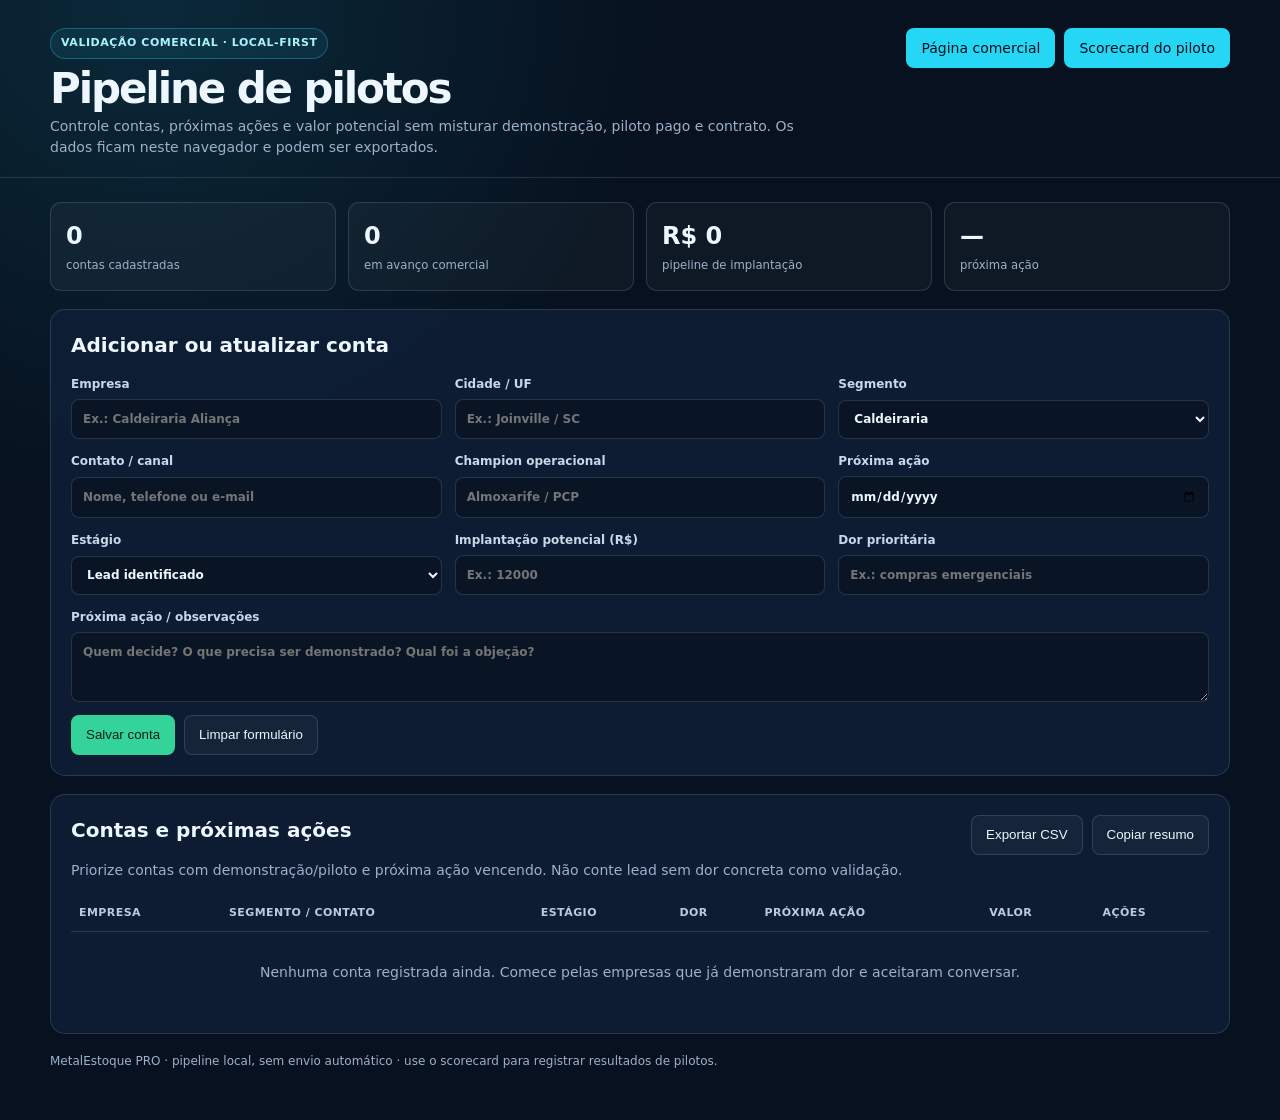
<file: pipeline-pilotos.html>
<!doctype html>
<html lang="pt-BR">
<head>
  <meta charset="utf-8">
  <meta name="viewport" content="width=device-width, initial-scale=1">
  <title>Pipeline de Pilotos — MetalEstoque PRO</title>
  <style>
    :root { --bg:#07111f; --panel:#102039; --text:#eef7ff; --muted:#9db1c9; --line:rgba(157,177,201,.2); --cyan:#25d6f5; --green:#34d399; --amber:#fbbf24; --rose:#fb7185; }
    * { box-sizing:border-box; }
    body { margin:0; color:var(--text); background:radial-gradient(circle at 12% 0%,rgba(37,214,245,.12),transparent 32rem),var(--bg); font:14px/1.5 Inter,system-ui,-apple-system,"Segoe UI",sans-serif; }
    .wrap { width:min(1180px,calc(100% - 32px)); margin:0 auto; }
    header { padding:28px 0 19px; border-bottom:1px solid var(--line); }
    .head { display:flex; justify-content:space-between; align-items:flex-start; gap:18px; }
    h1 { margin:8px 0 5px; font-size:clamp(28px,4vw,42px); line-height:1.05; letter-spacing:-.05em; }
    h2 { margin:0 0 15px; font-size:20px; }
    .sub,.hint { color:var(--muted); }
    .sub { max-width:780px; margin:0; }
    .badge { display:inline-flex; padding:6px 10px; border:1px solid rgba(37,214,245,.3); border-radius:999px; color:#a9f5ff; background:rgba(37,214,245,.08); font-size:11px; font-weight:800; text-transform:uppercase; letter-spacing:.05em; }
    main { padding:24px 0 50px; }
    .card { padding:20px; margin-bottom:18px; border:1px solid var(--line); border-radius:15px; background:rgba(16,32,57,.76); }
    .metrics { display:grid; grid-template-columns:repeat(4,1fr); gap:12px; margin-bottom:18px; }
    .metric { padding:15px; border:1px solid var(--line); border-radius:11px; background:rgba(255,255,255,.035); }
    .metric strong { display:block; font-size:24px; }
    .metric small { color:var(--muted); }
    .grid2,.grid3 { display:grid; gap:13px; }
    .grid2 { grid-template-columns:repeat(2,1fr); }
    .grid3 { grid-template-columns:repeat(3,1fr); }
    label { display:grid; gap:6px; color:#c9d8e8; font-size:12px; font-weight:800; }
    input,select,textarea { width:100%; padding:10px 11px; color:var(--text); background:#091525; border:1px solid var(--line); border-radius:8px; outline:0; font:inherit; }
    input:focus,select:focus,textarea:focus { border-color:var(--cyan); box-shadow:0 0 0 3px rgba(37,214,245,.1); }
    textarea { min-height:70px; resize:vertical; }
    .btns { display:flex; flex-wrap:wrap; gap:9px; }
    button,a.btn { display:inline-flex; align-items:center; justify-content:center; min-height:40px; padding:0 14px; border:1px solid transparent; border-radius:8px; color:#03111b; background:var(--cyan); font:800 13px inherit; cursor:pointer; text-decoration:none; }
    .secondary { color:var(--text); border-color:var(--line); background:rgba(255,255,255,.04); }
    .success { color:#052016; background:var(--green); }
    .warning { color:#251900; background:var(--amber); }
    .danger { color:#2a0710; background:var(--rose); }
    .table-wrap { overflow:auto; }
    table { width:100%; min-width:980px; border-collapse:collapse; }
    th,td { padding:10px 8px; border-bottom:1px solid var(--line); text-align:left; vertical-align:top; }
    th { color:#b8cce0; font-size:11px; text-transform:uppercase; letter-spacing:.04em; }
    .stage { display:inline-flex; padding:4px 7px; border-radius:6px; font-size:11px; font-weight:800; white-space:nowrap; }
    .stage-lead { color:#b9d7ff; background:rgba(96,165,250,.15); }
    .stage-demo { color:#a9f5ff; background:rgba(37,214,245,.14); }
    .stage-pilot { color:#ffe7a2; background:rgba(251,191,36,.16); }
    .stage-paid { color:#b7fbdc; background:rgba(52,211,153,.16); }
    .stage-contract { color:#d8c3ff; background:rgba(167,139,250,.16); }
    .stage-lost { color:#ffc2cc; background:rgba(251,113,133,.14); }
    .actions { display:flex; flex-wrap:wrap; gap:5px; }
    .actions button { min-height:30px; padding:0 8px; font-size:11px; }
    .empty { padding:30px; color:var(--muted); text-align:center; }
    footer { color:var(--muted); font-size:12px; }
    @media(max-width:850px) { .metrics,.grid3 { grid-template-columns:repeat(2,1fr); } .head { flex-direction:column; } }
    @media(max-width:580px) { .wrap { width:min(100% - 22px,1180px); } .metrics,.grid2,.grid3 { grid-template-columns:1fr; } }
    @media print { body { color:#111; background:#fff; } .card { background:#fff; border-color:#aaa; } .no-print { display:none!important; } }
  </style>
</head>
<body>
  <header><div class="wrap head"><div><span class="badge">Validação comercial · local-first</span><h1>Pipeline de pilotos</h1><p class="sub">Controle contas, próximas ações e valor potencial sem misturar demonstração, piloto pago e contrato. Os dados ficam neste navegador e podem ser exportados.</p></div><div class="btns no-print"><a class="btn secondary" href="vendas.html">Página comercial</a><a class="btn secondary" href="pilot-scorecard.html">Scorecard do piloto</a></div></div></header>
  <main class="wrap">
    <section class="metrics"><div class="metric"><strong id="metricTotal">0</strong><small>contas cadastradas</small></div><div class="metric"><strong id="metricActive">0</strong><small>em avanço comercial</small></div><div class="metric"><strong id="metricPipeline">R$ 0</strong><small>pipeline de implantação</small></div><div class="metric"><strong id="metricNext">—</strong><small>próxima ação</small></div></section>
    <section class="card"><h2>Adicionar ou atualizar conta</h2><form id="leadForm"><input id="leadId" type="hidden"><div class="grid3"><label>Empresa<input id="leadCompany" required placeholder="Ex.: Caldeiraria Aliança"></label><label>Cidade / UF<input id="leadCity" placeholder="Ex.: Joinville / SC"></label><label>Segmento<select id="leadSegment"><option>Caldeiraria</option><option>Usinagem</option><option>Corte plasma/laser</option><option>Fabricante sob encomenda</option><option>Serralheria industrial</option></select></label></div><div class="grid3" style="margin-top:13px"><label>Contato / canal<input id="leadContact" placeholder="Nome, telefone ou e-mail"></label><label>Champion operacional<input id="leadChampion" placeholder="Almoxarife / PCP"></label><label>Próxima ação<input id="leadNextDate" type="date"></label></div><div class="grid3" style="margin-top:13px"><label>Estágio<select id="leadStage"><option value="lead">Lead identificado</option><option value="conversation">Conversa qualificada</option><option value="demo">Demonstração</option><option value="pilot_offered">Piloto ofertado</option><option value="pilot_paid">Piloto pago</option><option value="contract">Contrato recorrente</option><option value="lost">Perdido / arquivado</option></select></label><label>Implantação potencial (R$)<input id="leadValue" type="number" min="0" step="any" placeholder="Ex.: 12000"></label><label>Dor prioritária<input id="leadPain" placeholder="Ex.: compras emergenciais"></label></div><label style="margin-top:13px">Próxima ação / observações<textarea id="leadNotes" placeholder="Quem decide? O que precisa ser demonstrado? Qual foi a objeção?"></textarea></label><div class="btns no-print" style="margin-top:13px"><button class="success" type="submit">Salvar conta</button><button class="secondary" type="button" id="clearForm">Limpar formulário</button></div></form></section>
    <section class="card"><div style="display:flex;justify-content:space-between;align-items:flex-start;gap:12px"><div><h2>Contas e próximas ações</h2><p class="hint">Priorize contas com demonstração/piloto e próxima ação vencendo. Não conte lead sem dor concreta como validação.</p></div><div class="btns no-print"><button class="secondary" type="button" id="exportCsv">Exportar CSV</button><button class="secondary" type="button" id="copySummary">Copiar resumo</button></div></div><div class="table-wrap"><table><thead><tr><th>Empresa</th><th>Segmento / contato</th><th>Estágio</th><th>Dor</th><th>Próxima ação</th><th>Valor</th><th class="no-print">Ações</th></tr></thead><tbody id="leadTable"></tbody></table><div id="empty" class="empty">Nenhuma conta registrada ainda. Comece pelas empresas que já demonstraram dor e aceitaram conversar.</div></div></section>
    <footer class="no-print">MetalEstoque PRO · pipeline local, sem envio automático · use o scorecard para registrar resultados de pilotos.</footer>
  </main>
  <script>
    const KEY = "metalestoque_pipeline_pilotos_v1";
    const STAGES = { lead:"Lead identificado", conversation:"Conversa qualificada", demo:"Demonstração", pilot_offered:"Piloto ofertado", pilot_paid:"Piloto pago", contract:"Contrato recorrente", lost:"Perdido / arquivado" };
    const STAGE_CLASS = { lead:"stage-lead", conversation:"stage-lead", demo:"stage-demo", pilot_offered:"stage-pilot", pilot_paid:"stage-paid", contract:"stage-contract", lost:"stage-lost" };
    const $ = id => document.getElementById(id);
    const money = value => new Intl.NumberFormat("pt-BR", { style:"currency", currency:"BRL", maximumFractionDigits:0 }).format(Number(value) || 0);
    const escapeHtml = value => String(value ?? "").replace(/&/g,"&amp;").replace(/</g,"&lt;").replace(/>/g,"&gt;").replace(/"/g,"&quot;").replace(/'/g,"&#039;");
    let leads = load();
    function load() { try { const value = JSON.parse(localStorage.getItem(KEY) || "[]"); return Array.isArray(value) ? value : []; } catch (error) { return []; } }
    function persist() { localStorage.setItem(KEY, JSON.stringify(leads)); }
    function formData() { return { company:$("leadCompany").value.trim(), city:$("leadCity").value.trim(), segment:$("leadSegment").value, contact:$("leadContact").value.trim(), champion:$("leadChampion").value.trim(), nextDate:$("leadNextDate").value, stage:$("leadStage").value, value:Number($("leadValue").value) || 0, pain:$("leadPain").value.trim(), notes:$("leadNotes").value.trim() }; }
    function render() {
      const tbody = $("leadTable");
      tbody.innerHTML = leads.map((lead,index) => "<tr><td><strong>" + escapeHtml(lead.company) + "</strong><br><small>" + escapeHtml(lead.city || "") + "</small></td><td>" + escapeHtml(lead.segment) + "<br><small>" + escapeHtml(lead.contact || lead.champion || "sem contato") + "</small></td><td><span class='stage " + (STAGE_CLASS[lead.stage] || "stage-lead") + "'>" + escapeHtml(STAGES[lead.stage] || lead.stage) + "</span></td><td>" + escapeHtml(lead.pain || "—") + "</td><td>" + escapeHtml(lead.nextDate || "—") + "<br><small>" + escapeHtml(lead.notes || "") + "</small></td><td>" + money(lead.value) + "</td><td class='no-print'><div class='actions'><button class='secondary' onclick='editLead(" + index + ")'>Editar</button><button class='secondary' onclick='advanceLead(" + index + ")'>Avançar</button><button class='secondary' onclick='copyLead(" + index + ")'>Copiar</button><button class='danger' onclick='deleteLead(" + index + ")'>Excluir</button></div></td></tr>").join("");
      $("empty").style.display = leads.length ? "none" : "block";
      $("metricTotal").textContent = leads.length;
      $("metricActive").textContent = leads.filter(lead => !["lost","contract"].includes(lead.stage)).length;
      $("metricPipeline").textContent = money(leads.filter(lead => lead.stage !== "lost").reduce((total,lead) => total + Number(lead.value || 0),0));
      const next = leads.filter(lead => lead.nextDate && lead.stage !== "lost" && lead.stage !== "contract").sort((a,b) => a.nextDate.localeCompare(b.nextDate))[0];
      $("metricNext").textContent = next ? next.nextDate : "—";
    }
    function resetForm() { $("leadForm").reset(); $("leadId").value = ""; $("leadSegment").value = "Caldeiraria"; $("leadStage").value = "lead"; }
    function editLead(index) { const lead = leads[index]; if (!lead) return; Object.keys(lead).forEach(key => { if ($("lead" + key.charAt(0).toUpperCase() + key.slice(1))) $("lead" + key.charAt(0).toUpperCase() + key.slice(1)).value = lead[key]; }); $("leadId").value = index; window.scrollTo({ top:0, behavior:"smooth" }); }
    function advanceLead(index) { const lead = leads[index]; if (!lead) return; const order = ["lead","conversation","demo","pilot_offered","pilot_paid","contract"]; const position = order.indexOf(lead.stage); if (position >= 0 && position < order.length - 1) lead.stage = order[position + 1]; persist(); render(); }
    function deleteLead(index) { if (!confirm("Excluir esta conta do pipeline local?")) return; leads.splice(index,1); persist(); render(); }
    async function copyLead(index) { const lead = leads[index]; if (!lead) return; const message = "Olá, " + lead.contact + ". Estou validando o MetalEstoque PRO para " + lead.company + ". A dor prioritária registrada é: " + lead.pain + ". Podemos fazer uma demonstração de 15 minutos e avaliar um piloto de 30 dias?"; try { await navigator.clipboard.writeText(message); alert("Mensagem copiada."); } catch (error) { window.prompt("Copie a mensagem:", message); } }
    function csvEscape(value) { return "\"" + String(value ?? "").replace(/\"/g,"\"\"") + "\""; }
    function exportCsv() { const rows = ["Empresa;Cidade;Segmento;Contato;Champion;Estágio;Próxima ação;Valor;Dor;Observações"]; leads.forEach(lead => rows.push([lead.company,lead.city,lead.segment,lead.contact,lead.champion,STAGES[lead.stage] || lead.stage,lead.nextDate,lead.value,lead.pain,lead.notes].map(csvEscape).join(";"))); const blob = new Blob(["\uFEFF" + rows.join("\n")], { type:"text/csv;charset=utf-8" }); const link = document.createElement("a"); link.href = URL.createObjectURL(blob); link.download = "pipeline_pilotos_metalestoque.csv"; link.click(); setTimeout(() => URL.revokeObjectURL(link.href),1000); }
    function copySummary() { const summary = leads.map(lead => (STAGES[lead.stage] || lead.stage) + " — " + lead.company + " — " + (lead.nextDate || "sem próxima ação") + " — " + money(lead.value)).join("\n") || "Nenhuma conta cadastrada."; navigator.clipboard.writeText(summary).then(() => alert("Resumo copiado.")).catch(() => window.prompt("Copie o resumo:", summary)); }
    $("leadForm").addEventListener("submit", event => { event.preventDefault(); const data = formData(); if (!data.company) return; const index = $("leadId").value; if (index === "") leads.unshift({ ...data, createdAt:new Date().toISOString() }); else leads[Number(index)] = { ...leads[Number(index)], ...data, updatedAt:new Date().toISOString() }; persist(); resetForm(); render(); });
    $("clearForm").addEventListener("click", resetForm);
    $("exportCsv").addEventListener("click", exportCsv);
    $("copySummary").addEventListener("click", copySummary);
    render();
  </script>
</body>
</html>
</file>
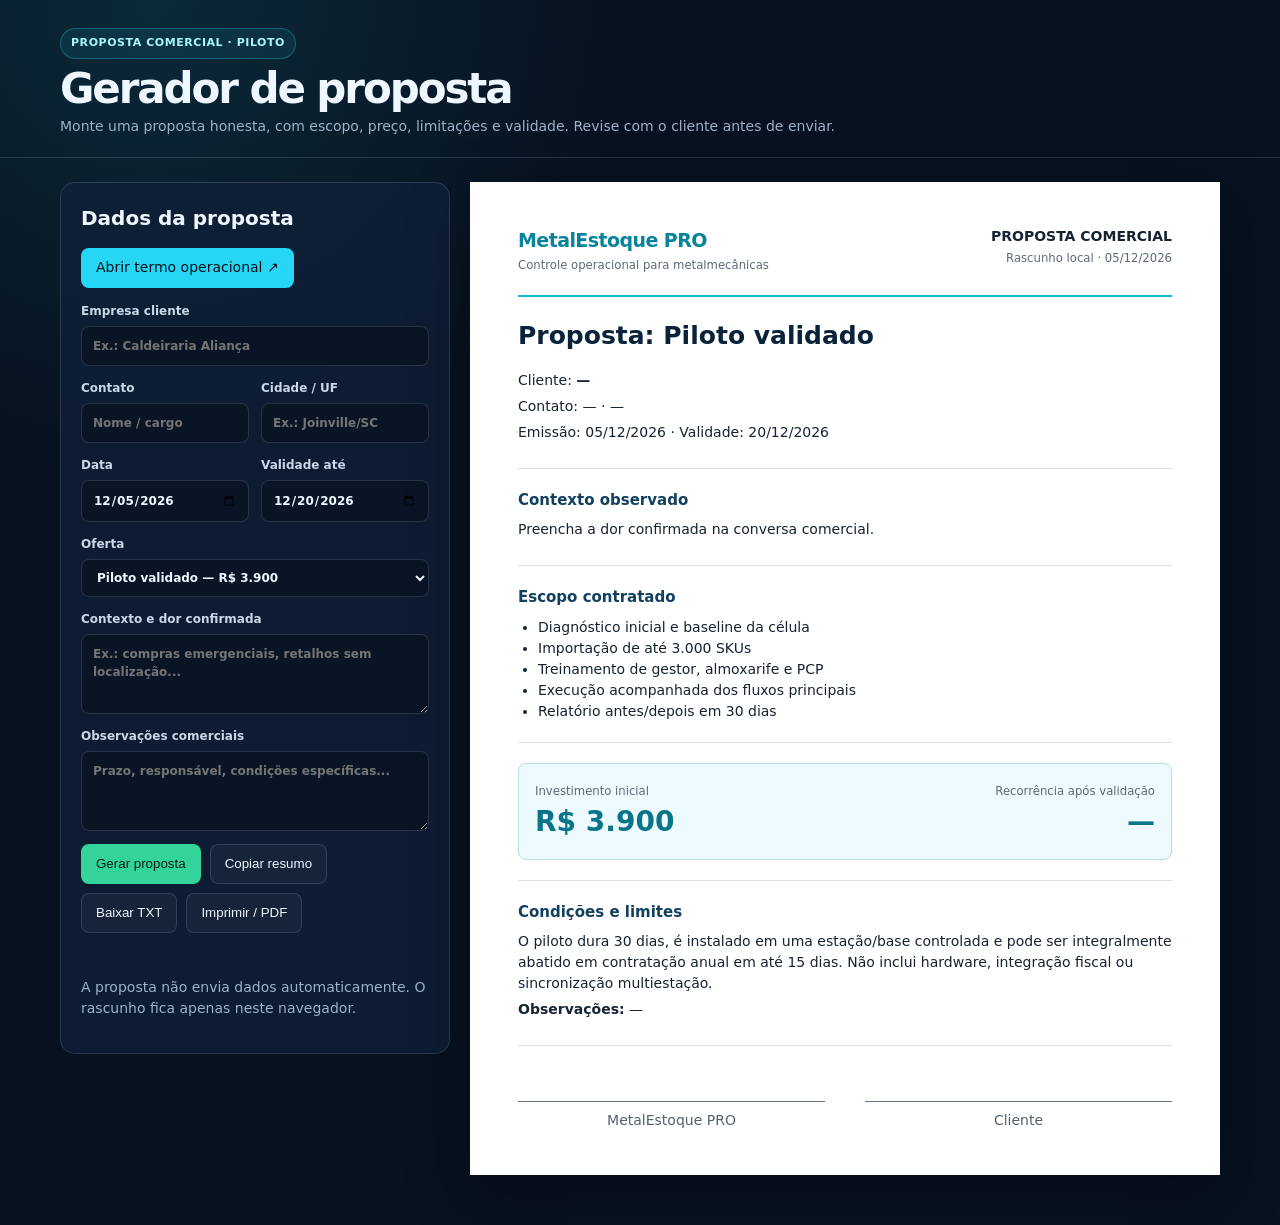
<file: proposta-piloto.html>
<!doctype html>
<html lang="pt-BR">
<head>
  <meta charset="utf-8">
  <meta name="viewport" content="width=device-width, initial-scale=1">
  <title>Proposta de Piloto — MetalEstoque PRO</title>
  <style>
    :root { --bg:#07111f; --panel:#102039; --text:#eef7ff; --muted:#9db1c9; --line:rgba(157,177,201,.2); --cyan:#25d6f5; --green:#34d399; --amber:#fbbf24; }
    * { box-sizing:border-box; }
    body { margin:0; color:var(--text); background:radial-gradient(circle at 12% 0%,rgba(37,214,245,.12),transparent 30rem),var(--bg); font:14px/1.5 Inter,system-ui,-apple-system,"Segoe UI",sans-serif; }
    .wrap { width:min(1160px,calc(100% - 32px)); margin:0 auto; }
    header { padding:28px 0 20px; border-bottom:1px solid var(--line); }
    h1 { margin:8px 0 5px; font-size:clamp(28px,4vw,42px); line-height:1.05; letter-spacing:-.05em; }
    h2 { margin:0 0 15px; font-size:20px; }
    .sub,.hint { color:var(--muted); }
    .sub { margin:0; }
    .badge { display:inline-flex; padding:6px 10px; border:1px solid rgba(37,214,245,.3); border-radius:999px; color:#a9f5ff; background:rgba(37,214,245,.08); font-size:11px; font-weight:800; text-transform:uppercase; letter-spacing:.05em; }
    main { padding:24px 0 50px; }
    .layout { display:grid; grid-template-columns:390px 1fr; gap:20px; align-items:start; }
    .card { padding:20px; border:1px solid var(--line); border-radius:15px; background:rgba(16,32,57,.76); }
    label { display:grid; gap:6px; margin-bottom:13px; color:#c9d8e8; font-size:12px; font-weight:800; }
    input,select,textarea { width:100%; padding:10px 11px; color:var(--text); background:#091525; border:1px solid var(--line); border-radius:8px; outline:0; font:inherit; }
    input:focus,select:focus,textarea:focus { border-color:var(--cyan); box-shadow:0 0 0 3px rgba(37,214,245,.1); }
    textarea { min-height:80px; resize:vertical; }
    .grid2 { display:grid; grid-template-columns:1fr 1fr; gap:12px; }
    .btns { display:flex; flex-wrap:wrap; gap:9px; }
    button,a.btn { display:inline-flex; align-items:center; justify-content:center; min-height:40px; padding:0 14px; border:1px solid transparent; border-radius:8px; color:#03111b; background:var(--cyan); font:800 13px inherit; cursor:pointer; text-decoration:none; }
    .secondary { color:var(--text); border-color:var(--line); background:rgba(255,255,255,.04); }
    .green { color:#052016; background:var(--green); }
    .paper { min-height:700px; padding:44px 48px; color:#162333; background:#fff; box-shadow:0 20px 60px rgba(0,0,0,.28); }
    .paper h2 { color:#08233a; font-size:25px; }
    .paper-head { display:flex; justify-content:space-between; gap:20px; padding-bottom:20px; border-bottom:2px solid #14b8d4; }
    .paper-brand { color:#07849b; font-size:19px; font-weight:900; letter-spacing:-.03em; }
    .paper small { color:#5c6a78; }
    .paper-section { padding:20px 0; border-bottom:1px solid #d9e0e7; }
    .paper-section h3 { margin:0 0 8px; color:#12415f; font-size:15px; }
    .paper-section p { margin:5px 0; }
    .paper ul { margin:8px 0 0; padding-left:20px; }
    .price-box { display:flex; align-items:end; justify-content:space-between; gap:20px; padding:16px; border:1px solid #b9dce5; border-radius:8px; background:#eefbfe; }
    .price-box strong { color:#08758a; font-size:28px; }
    .signature { display:grid; grid-template-columns:1fr 1fr; gap:40px; margin-top:55px; color:#516170; }
    .signature div { padding-top:8px; border-top:1px solid #64748b; text-align:center; }
    #status { min-height:20px; margin:10px 0 0; color:var(--green); font-size:12px; }
    @media(max-width:850px) { .layout { grid-template-columns:1fr; } .paper { padding:28px 22px; } }
    @media print { body { color:#111; background:#fff; } header,.controls,.no-print { display:none!important; } main { padding:0; } .wrap { width:100%; } .layout { display:block; } .paper { min-height:auto; padding:20px; box-shadow:none; } }
  </style>
</head>
<body>
  <header><div class="wrap"><span class="badge">Proposta comercial · piloto</span><h1>Gerador de proposta</h1><p class="sub">Monte uma proposta honesta, com escopo, preço, limitações e validade. Revise com o cliente antes de enviar.</p></div></header>
  <main class="wrap"><div class="layout"><section class="card controls"><h2>Dados da proposta</h2><p class="hint"><a class="btn secondary" href="TERMO_PILOTO_COMERCIAL.md">Abrir termo operacional ↗</a></p><label>Empresa cliente<input id="company" placeholder="Ex.: Caldeiraria Aliança"></label><div class="grid2"><label>Contato<input id="contact" placeholder="Nome / cargo"></label><label>Cidade / UF<input id="city" placeholder="Ex.: Joinville/SC"></label></div><div class="grid2"><label>Data<input id="proposalDate" type="date"></label><label>Validade até<input id="validUntil" type="date"></label></div><label>Oferta<select id="package"><option value="pilot">Piloto validado — R$ 3.900</option><option value="base">Base Almoxarifado — R$ 6.000 + R$ 1.490/mês</option><option value="pro">Pro Caldeiraria/OP — R$ 12.000 + R$ 2.490/mês</option></select></label><label>Contexto e dor confirmada<textarea id="pain" placeholder="Ex.: compras emergenciais, retalhos sem localização..."></textarea></label><label>Observações comerciais<textarea id="notes" placeholder="Prazo, responsável, condições específicas..."></textarea></label><div class="btns"><button class="green" type="button" id="generate">Gerar proposta</button><button class="secondary" type="button" id="copy">Copiar resumo</button><button class="secondary" type="button" id="download">Baixar TXT</button><button class="secondary" type="button" onclick="window.print()">Imprimir / PDF</button></div><p id="status"></p><p class="hint">A proposta não envia dados automaticamente. O rascunho fica apenas neste navegador.</p></section><section id="preview" class="paper"><div class="paper-head"><div><div class="paper-brand">MetalEstoque PRO</div><small>Controle operacional para metalmecânicas</small></div><div style="text-align:right"><strong>PROPOSTA COMERCIAL</strong><br><small id="previewNumber">Rascunho</small></div></div><div class="paper-section"><h2 id="previewTitle">Proposta de piloto</h2><p>Cliente: <strong id="previewCompany">—</strong></p><p>Contato: <span id="previewContact">—</span> · <span id="previewCity">—</span></p><p>Emissão: <span id="previewDate">—</span> · Validade: <span id="previewValid">—</span></p></div><div class="paper-section"><h3>Contexto observado</h3><p id="previewPain">Preencha a dor confirmada na conversa comercial.</p></div><div class="paper-section"><h3>Escopo contratado</h3><ul id="previewScope"></ul></div><div class="paper-section"><div class="price-box"><div><small>Investimento inicial</small><br><strong id="previewSetup">R$ 3.900</strong></div><div style="text-align:right"><small>Recorrência após validação</small><br><strong id="previewMonthly">—</strong></div></div></div><div class="paper-section"><h3>Condições e limites</h3><p id="previewTerms"></p><p><strong>Observações:</strong> <span id="previewNotes">—</span></p></div><div class="signature"><div>MetalEstoque PRO</div><div id="previewSign">Cliente</div></div></section></div></main>
  <script>
    const PACKAGES = {
      pilot: { name:"Piloto validado", setup:"R$ 3.900", monthly:"—", scope:["Diagnóstico inicial e baseline da célula", "Importação de até 3.000 SKUs", "Treinamento de gestor, almoxarife e PCP", "Execução acompanhada dos fluxos principais", "Relatório antes/depois em 30 dias"], terms:"O piloto dura 30 dias, é instalado em uma estação/base controlada e pode ser integralmente abatido em contratação anual em até 15 dias. Não inclui hardware, integração fiscal ou sincronização multiestação." },
      base: { name:"Base Almoxarifado", setup:"R$ 6.000", monthly:"R$ 1.490/mês", scope:["Catálogo, localização e movimentações", "Importação/exportação e backup", "Inventário e níveis de estoque", "Etiquetas e necessidade de compras", "Implantação em uma planta"], terms:"A implantação cobre configuração e migração combinadas. A operação atual é local-first; sincronização multiusuário e integrações dependem de projeto contratado." },
      pro: { name:"Pro Caldeiraria/OP", setup:"R$ 12.000", monthly:"R$ 2.490/mês", scope:["Todos os recursos Base", "Pátio de retalhos e reúso", "BOM, OP e baixa de materiais", "Rastreabilidade de corrida", "Acompanhamento de indicadores"], terms:"A implantação e a mensalidade não incluem ERP fiscal, hardware, integração sob medida ou garantia de conformidade ISO. O escopo deve ser confirmado em reunião de kickoff." }
    };
    const $ = id => document.getElementById(id);
    const esc = value => String(value ?? "").replace(/&/g,"&amp;").replace(/</g,"&lt;").replace(/>/g,"&gt;").replace(/"/g,"&quot;").replace(/'/g,"&#039;");
    const moneyText = value => value || "—";
    function data() { return { company:$("company").value.trim(), contact:$("contact").value.trim(), city:$("city").value.trim(), proposalDate:$("proposalDate").value, validUntil:$("validUntil").value, packageKey:$("package").value, pain:$("pain").value.trim(), notes:$("notes").value.trim() }; }
    function formatDate(value) { if (!value) return "—"; const parts=value.split("-"); return parts.length===3 ? parts[2]+"/"+parts[1]+"/"+parts[0] : value; }
    function render() { const d=data(); const pack=PACKAGES[d.packageKey]; $("previewTitle").textContent = "Proposta: " + pack.name; $("previewCompany").textContent=d.company || "—"; $("previewContact").textContent=d.contact || "—"; $("previewCity").textContent=d.city || "—"; $("previewDate").textContent=formatDate(d.proposalDate); $("previewValid").textContent=formatDate(d.validUntil); $("previewPain").textContent=d.pain || "Preencha a dor confirmada na conversa comercial."; $("previewSetup").textContent=pack.setup; $("previewMonthly").textContent=moneyText(pack.monthly); $("previewTerms").textContent=pack.terms; $("previewNotes").textContent=d.notes || "—"; $("previewSign").textContent=d.company || "Cliente"; $("previewScope").innerHTML=pack.scope.map(item => "<li>"+esc(item)+"</li>").join(""); $("previewNumber").textContent="Rascunho local · " + new Date().toLocaleDateString("pt-BR"); localStorage.setItem("metalestoque_proposal_draft_v1", JSON.stringify(d)); return {d,pack}; }
    function summary() { const r=render(); return ["PROPOSTA METALESTOQUE PRO", "Cliente: "+(r.d.company||"não informado"), "Oferta: "+r.pack.name, "Investimento: "+r.pack.setup, "Recorrência: "+(r.pack.monthly||"não aplicável"), "Dor: "+(r.d.pain||"não informada"), "Validade: "+(formatDate(r.d.validUntil)||"não informada")].join("\n"); }
    $("generate").addEventListener("click",()=>{ render(); $("status").textContent="Proposta atualizada. Revise o escopo antes de enviar."; });
    $("copy").addEventListener("click",async()=>{ const text=summary(); try { await navigator.clipboard.writeText(text); $("status").textContent="Resumo copiado."; } catch(error) { window.prompt("Copie o resumo:",text); } });
    $("download").addEventListener("click",()=>{ const blob=new Blob([summary()],{type:"text/plain;charset=utf-8"}); const link=document.createElement("a"); link.href=URL.createObjectURL(blob); link.download="proposta_metalestoque.txt"; link.click(); setTimeout(()=>URL.revokeObjectURL(link.href),1000); });
    $("package").addEventListener("change",render);
    try { const saved=JSON.parse(localStorage.getItem("metalestoque_proposal_draft_v1")||"null"); if(saved) { Object.keys(saved).forEach(key=>{ if($(key)) $(key).value=saved[key]; }); } } catch(error) {}
    const today=new Date(); const iso=today.toISOString().slice(0,10); $("proposalDate").value ||= iso; const valid=new Date(today.getTime()+15*86400000).toISOString().slice(0,10); $("validUntil").value ||= valid; render();
  </script>
</body>
</html>
</file>
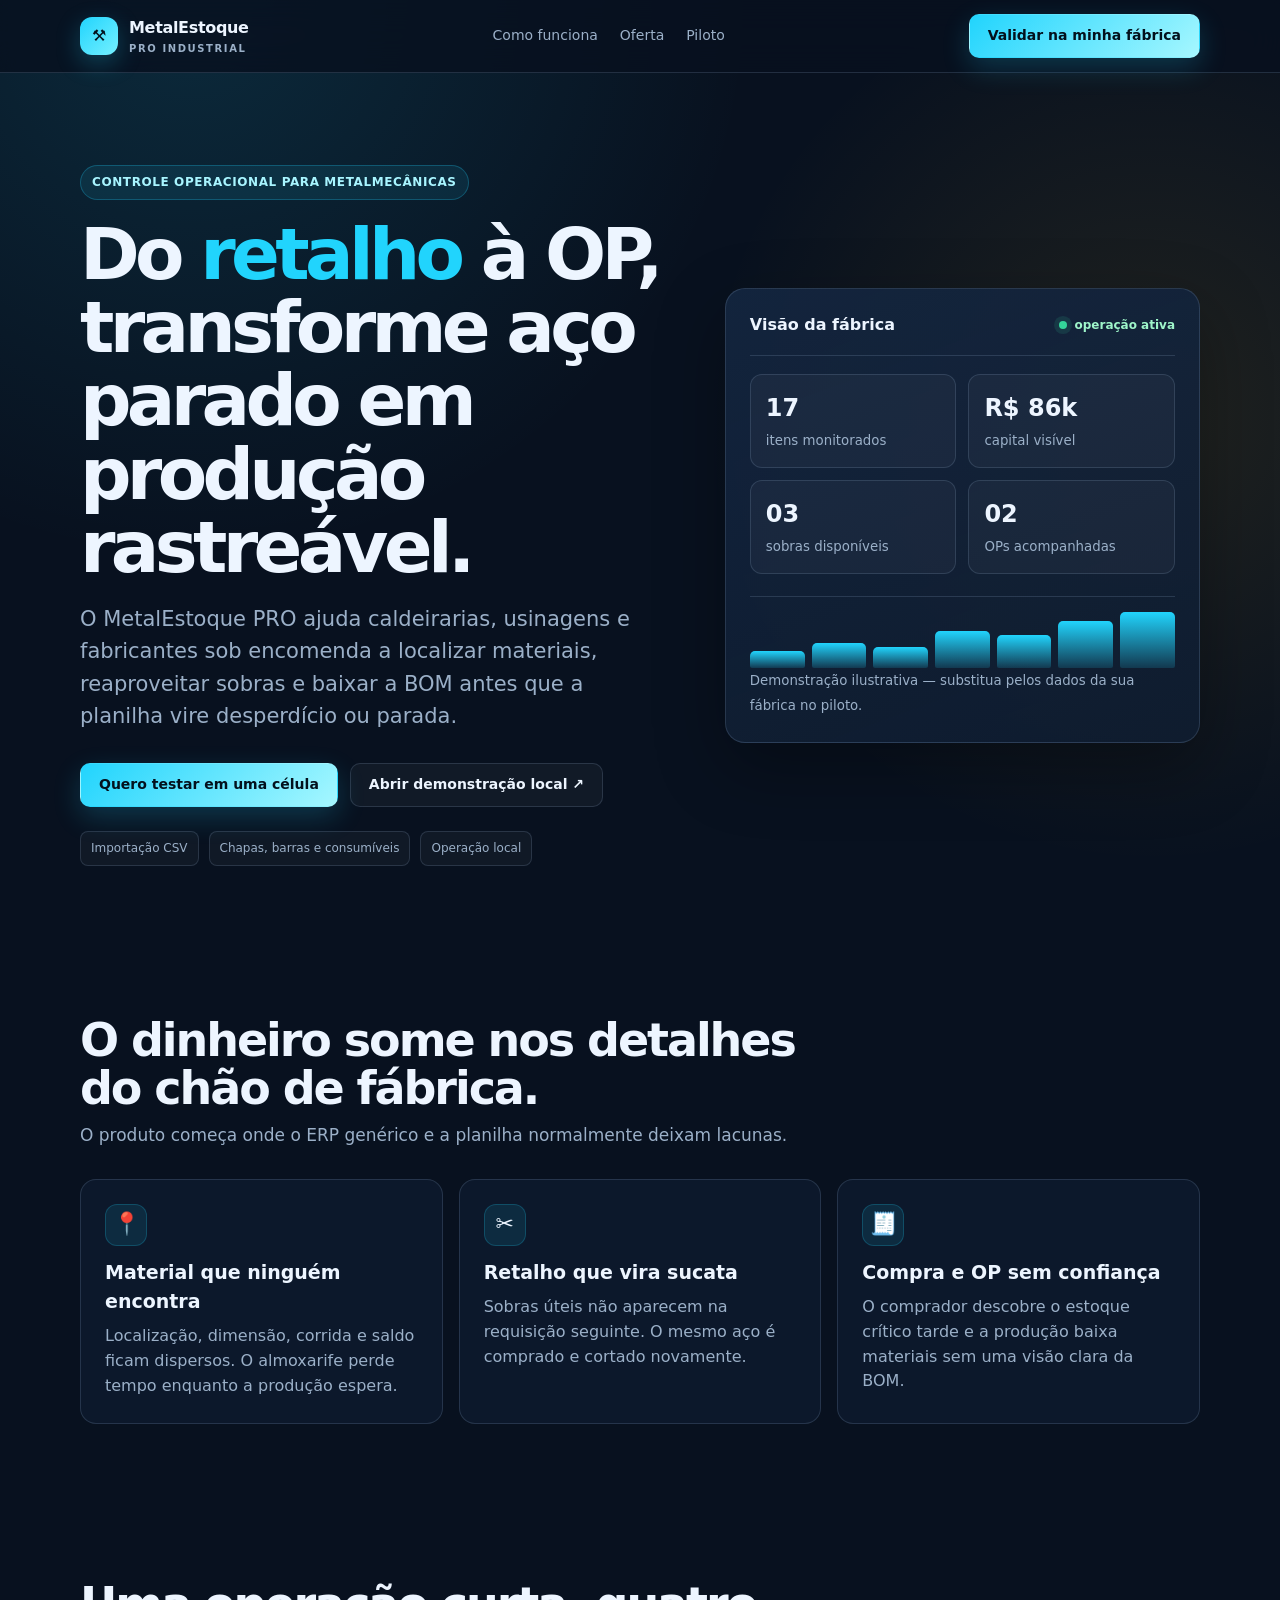
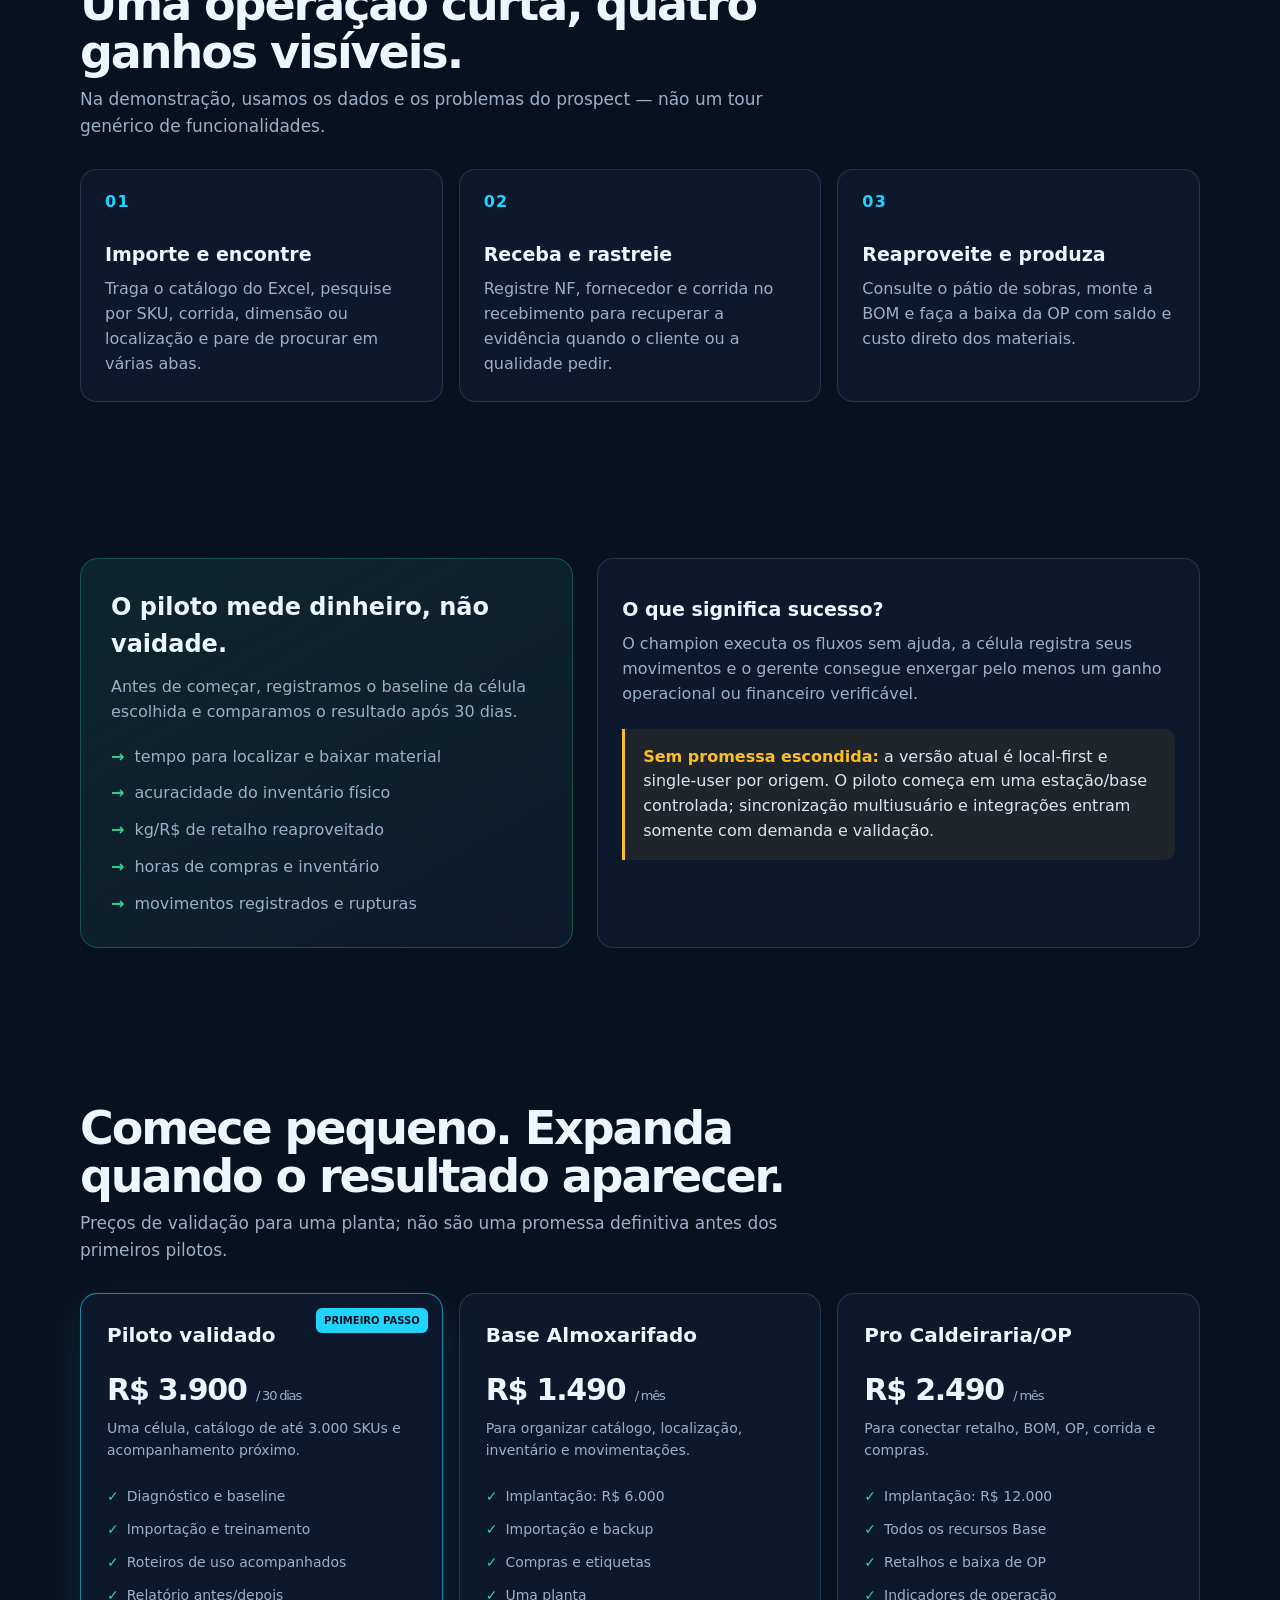
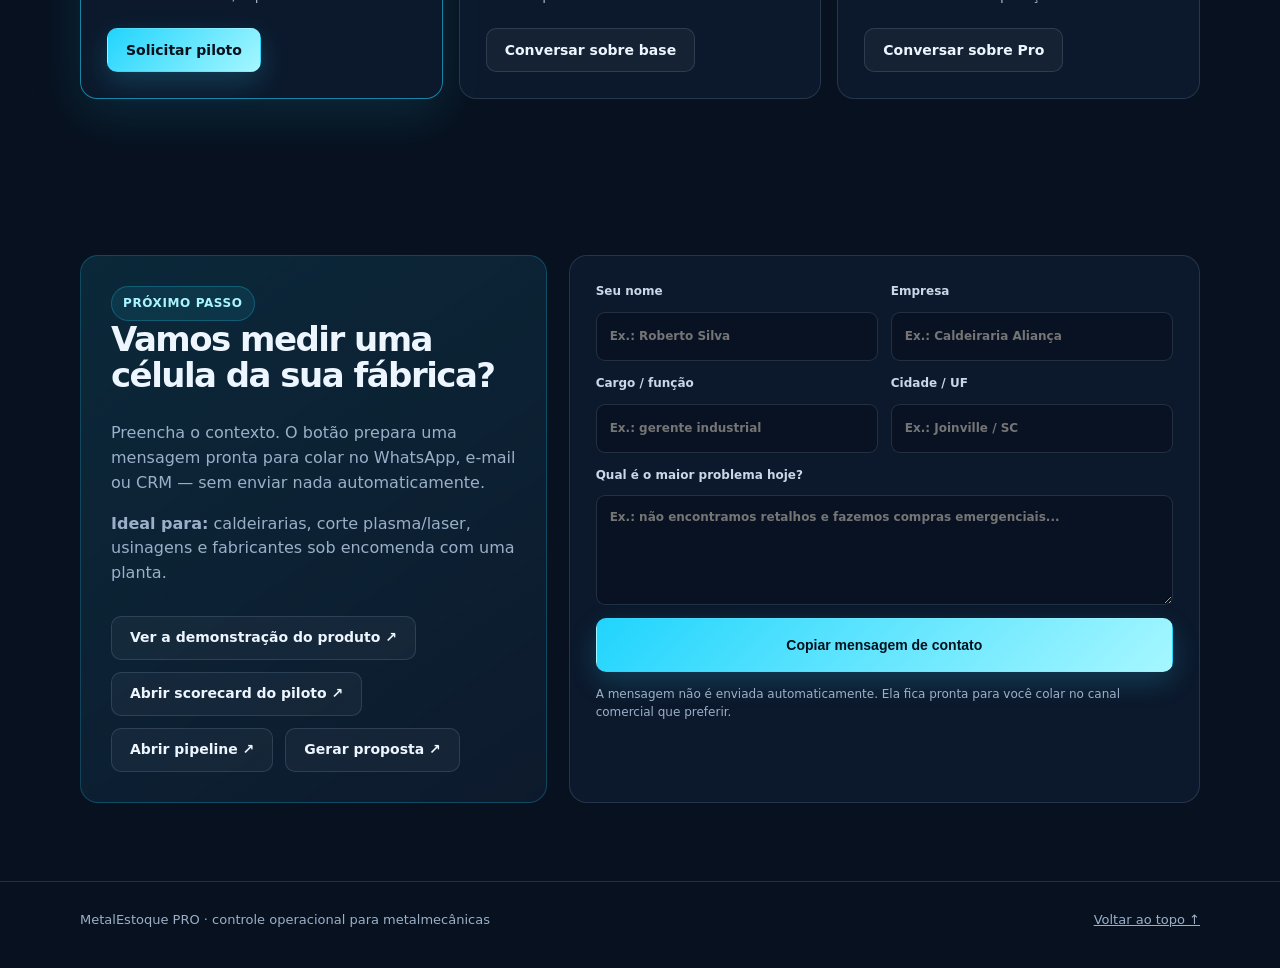
<file: vendas.html>
<!doctype html>
<html lang="pt-BR">
<head>
  <meta charset="utf-8">
  <meta name="viewport" content="width=device-width, initial-scale=1">
  <meta name="description" content="MetalEstoque PRO: controle operacional de almoxarifado para caldeirarias, usinagens e fabricantes sob encomenda.">
  <title>MetalEstoque PRO — Do retalho à OP</title>
  <style>
    :root {
      --bg: #08111f;
      --panel: #0f1d31;
      --panel-2: #142640;
      --text: #edf5ff;
      --muted: #9bb0c8;
      --line: rgba(157, 185, 214, .18);
      --cyan: #21d4fd;
      --amber: #fbbf24;
      --green: #34d399;
      --rose: #fb7185;
      --shadow: 0 24px 70px rgba(0, 0, 0, .32);
    }
    * { box-sizing: border-box; }
    html { scroll-behavior: smooth; }
    body {
      margin: 0;
      color: var(--text);
      background:
        radial-gradient(circle at 15% 0%, rgba(33, 212, 253, .13), transparent 35rem),
        radial-gradient(circle at 90% 10%, rgba(251, 191, 36, .10), transparent 28rem),
        var(--bg);
      font-family: Inter, ui-sans-serif, system-ui, -apple-system, BlinkMacSystemFont, "Segoe UI", sans-serif;
      line-height: 1.55;
    }
    a { color: inherit; }
    .wrap { width: min(1120px, calc(100% - 40px)); margin: 0 auto; }
    .topbar {
      position: sticky; top: 0; z-index: 10;
      backdrop-filter: blur(16px);
      background: rgba(8, 17, 31, .82);
      border-bottom: 1px solid var(--line);
    }
    .nav { min-height: 72px; display: flex; align-items: center; justify-content: space-between; gap: 24px; }
    .brand { display: flex; align-items: center; gap: 11px; text-decoration: none; font-weight: 900; letter-spacing: -.02em; }
    .brand-mark { display: grid; place-items: center; width: 38px; height: 38px; border-radius: 12px; color: #03111d; background: linear-gradient(135deg, var(--cyan), #75f0ff); box-shadow: 0 8px 24px rgba(33, 212, 253, .25); }
    .brand small { display: block; color: var(--muted); font-size: 10px; letter-spacing: .16em; }
    .navlinks { display: flex; align-items: center; gap: 22px; color: var(--muted); font-size: 14px; }
    .navlinks a { text-decoration: none; }
    .navlinks a:hover { color: var(--text); }
    .btn { display: inline-flex; align-items: center; justify-content: center; gap: 8px; min-height: 44px; padding: 0 18px; border: 1px solid transparent; border-radius: 10px; text-decoration: none; font-weight: 800; font-size: 14px; cursor: pointer; transition: transform .18s ease, box-shadow .18s ease, background .18s ease; }
    .btn:hover { transform: translateY(-2px); }
    .btn-primary { color: #03111d; background: linear-gradient(135deg, var(--cyan), #a6f7ff); box-shadow: 0 10px 28px rgba(33, 212, 253, .20); }
    .btn-secondary { color: var(--text); border-color: var(--line); background: rgba(255,255,255,.04); }
    .hero { padding: 92px 0 72px; }
    .hero-grid { display: grid; grid-template-columns: 1.1fr .9fr; align-items: center; gap: 64px; }
    .eyebrow { display: inline-flex; align-items: center; gap: 8px; padding: 7px 11px; color: #a8f5ff; background: rgba(33, 212, 253, .09); border: 1px solid rgba(33, 212, 253, .25); border-radius: 999px; font-size: 12px; font-weight: 800; letter-spacing: .05em; text-transform: uppercase; }
    h1 { margin: 18px 0 18px; max-width: 720px; font-size: clamp(42px, 6vw, 72px); line-height: 1.02; letter-spacing: -.065em; }
    .hero h1 span { color: var(--cyan); }
    .lead { max-width: 640px; margin: 0; color: var(--muted); font-size: clamp(17px, 2vw, 21px); }
    .actions { display: flex; flex-wrap: wrap; gap: 12px; margin-top: 30px; }
    .proof { display: flex; flex-wrap: wrap; gap: 10px; margin-top: 24px; color: var(--muted); font-size: 12px; }
    .proof span { padding: 7px 10px; border: 1px solid var(--line); border-radius: 8px; background: rgba(255,255,255,.035); }
    .hero-card { padding: 24px; border: 1px solid var(--line); border-radius: 20px; background: linear-gradient(160deg, rgba(20,38,64,.92), rgba(15,29,49,.86)); box-shadow: var(--shadow); }
    .hero-card-head { display: flex; align-items: center; justify-content: space-between; gap: 16px; padding-bottom: 18px; border-bottom: 1px solid var(--line); }
    .status { display: inline-flex; align-items: center; gap: 7px; color: #9ff6ca; font-size: 12px; font-weight: 800; }
    .dot { width: 8px; height: 8px; border-radius: 50%; background: var(--green); box-shadow: 0 0 0 5px rgba(52,211,153,.12); }
    .mini-kpis { display: grid; grid-template-columns: repeat(2, 1fr); gap: 12px; margin-top: 18px; }
    .kpi { padding: 15px; border: 1px solid var(--line); border-radius: 12px; background: rgba(255,255,255,.035); }
    .kpi strong { display: block; font-size: 24px; }
    .kpi small { color: var(--muted); }
    .spark { display: flex; align-items: end; gap: 7px; height: 72px; margin-top: 22px; padding: 10px 0 0; border-top: 1px solid var(--line); }
    .spark i { flex: 1; min-height: 12px; border-radius: 5px 5px 2px 2px; background: linear-gradient(180deg, var(--cyan), rgba(33,212,253,.15)); }
    section { padding: 78px 0; }
    .section-head { max-width: 720px; margin-bottom: 30px; }
    .section-head h2 { margin: 0 0 10px; font-size: clamp(30px, 4vw, 46px); line-height: 1.05; letter-spacing: -.045em; }
    .section-head p { margin: 0; color: var(--muted); font-size: 17px; }
    .grid-3 { display: grid; grid-template-columns: repeat(3, 1fr); gap: 16px; }
    .card { padding: 24px; border: 1px solid var(--line); border-radius: 16px; background: rgba(15,29,49,.72); }
    .card h3 { margin: 12px 0 8px; font-size: 19px; }
    .card p { margin: 0; color: var(--muted); }
    .icon { display: grid; place-items: center; width: 42px; height: 42px; border-radius: 12px; font-size: 22px; background: rgba(33,212,253,.10); border: 1px solid rgba(33,212,253,.20); }
    .flow { counter-reset: flow; }
    .flow .card { position: relative; padding-top: 58px; }
    .flow .card::before { counter-increment: flow; content: "0" counter(flow); position: absolute; top: 20px; left: 24px; color: var(--cyan); font-weight: 900; letter-spacing: .08em; }
    .split { display: grid; grid-template-columns: .9fr 1.1fr; gap: 24px; align-items: stretch; }
    .metric-panel { padding: 30px; border: 1px solid rgba(52,211,153,.28); border-radius: 18px; background: linear-gradient(150deg, rgba(52,211,153,.11), rgba(15,29,49,.82)); }
    .metric-panel h3 { margin: 0 0 12px; font-size: 24px; }
    .metric-list { display: grid; gap: 12px; margin: 20px 0 0; padding: 0; list-style: none; }
    .metric-list li { display: flex; gap: 10px; color: var(--muted); }
    .metric-list b { color: var(--green); }
    .pricing { display: grid; grid-template-columns: repeat(3, 1fr); gap: 16px; align-items: stretch; }
    .price-card { position: relative; padding: 26px; border: 1px solid var(--line); border-radius: 17px; background: rgba(15,29,49,.78); }
    .price-card.featured { border-color: rgba(33,212,253,.58); box-shadow: 0 16px 50px rgba(33,212,253,.12); }
    .ribbon { position: absolute; top: 14px; right: 14px; padding: 5px 8px; color: #03111d; border-radius: 6px; background: var(--cyan); font-size: 10px; font-weight: 900; text-transform: uppercase; }
    .price-card h3 { margin: 0; font-size: 20px; }
    .price { margin: 16px 0 5px; font-size: 30px; font-weight: 900; letter-spacing: -.04em; }
    .price small { color: var(--muted); font-size: 13px; font-weight: 500; }
    .price-card p { min-height: 48px; margin: 0; color: var(--muted); font-size: 14px; }
    .price-card ul { display: grid; gap: 9px; min-height: 122px; margin: 20px 0; padding: 0; color: var(--muted); list-style: none; font-size: 14px; }
    .price-card li::before { content: "✓"; margin-right: 8px; color: var(--green); font-weight: 900; }
    .honesty { margin-top: 22px; padding: 16px 18px; border-left: 3px solid var(--amber); color: #d9e5f2; background: rgba(251,191,36,.08); border-radius: 0 10px 10px 0; }
    .honesty b { color: var(--amber); }
    .contact { display: grid; grid-template-columns: .85fr 1.15fr; gap: 22px; }
    .contact-copy { padding: 30px; border-radius: 18px; background: linear-gradient(145deg, rgba(33,212,253,.12), rgba(15,29,49,.78)); border: 1px solid rgba(33,212,253,.22); }
    .contact-copy h2 { margin-top: 0; font-size: 34px; line-height: 1.06; letter-spacing: -.045em; }
    .contact-copy p { color: var(--muted); }
    form { display: grid; gap: 13px; padding: 26px; border: 1px solid var(--line); border-radius: 18px; background: rgba(15,29,49,.72); }
    .form-grid { display: grid; grid-template-columns: repeat(2, 1fr); gap: 13px; }
    label { display: grid; gap: 6px; color: #c9d8e8; font-size: 12px; font-weight: 800; }
    input, textarea { width: 100%; padding: 12px 13px; color: var(--text); border: 1px solid var(--line); border-radius: 9px; outline: none; background: rgba(8,17,31,.72); font: inherit; }
    input:focus, textarea:focus { border-color: var(--cyan); box-shadow: 0 0 0 3px rgba(33,212,253,.10); }
    textarea { min-height: 105px; resize: vertical; }
    .form-note { margin: 0; color: var(--muted); font-size: 12px; }
    #leadStatus { min-height: 22px; margin: 0; color: var(--green); font-size: 13px; font-weight: 700; }
    footer { padding: 28px 0 38px; border-top: 1px solid var(--line); color: var(--muted); font-size: 13px; }
    .footer-row { display: flex; align-items: center; justify-content: space-between; gap: 18px; }
    @media (max-width: 820px) {
      .navlinks { display: none; }
      .hero { padding-top: 58px; }
      .hero-grid, .split, .contact { grid-template-columns: 1fr; gap: 28px; }
      .grid-3, .pricing { grid-template-columns: 1fr; }
      .price-card p, .price-card ul { min-height: auto; }
    }
    @media (max-width: 520px) {
      .wrap { width: min(100% - 26px, 1120px); }
      .nav .btn { padding: 0 12px; font-size: 12px; }
      h1 { font-size: 45px; }
      .form-grid { grid-template-columns: 1fr; }
      .footer-row { align-items: flex-start; flex-direction: column; }
    }
  </style>
</head>
<body>
  <header class="topbar">
    <div class="wrap nav">
      <a class="brand" href="#top" aria-label="MetalEstoque PRO">
        <span class="brand-mark">⚒</span>
        <span>MetalEstoque <small>PRO INDUSTRIAL</small></span>
      </a>
      <nav class="navlinks" aria-label="Navegação principal">
        <a href="#fluxos">Como funciona</a>
        <a href="#oferta">Oferta</a>
        <a href="#piloto">Piloto</a>
      </nav>
      <a class="btn btn-primary" href="#piloto">Validar na minha fábrica</a>
    </div>
  </header>

  <main id="top">
    <section class="hero">
      <div class="wrap hero-grid">
        <div>
          <span class="eyebrow">Controle operacional para metalmecânicas</span>
          <h1>Do <span>retalho</span> à OP, transforme aço parado em produção rastreável.</h1>
          <p class="lead">O MetalEstoque PRO ajuda caldeirarias, usinagens e fabricantes sob encomenda a localizar materiais, reaproveitar sobras e baixar a BOM antes que a planilha vire desperdício ou parada.</p>
          <div class="actions">
            <a class="btn btn-primary" href="#piloto">Quero testar em uma célula</a>
            <a class="btn btn-secondary" href="index.html">Abrir demonstração local ↗</a>
          </div>
          <div class="proof" aria-label="Características do produto">
            <span>Importação CSV</span><span>Chapas, barras e consumíveis</span><span>Operação local</span>
          </div>
        </div>
        <div class="hero-card" aria-label="Prévia dos indicadores">
          <div class="hero-card-head"><strong>Visão da fábrica</strong><span class="status"><i class="dot"></i> operação ativa</span></div>
          <div class="mini-kpis">
            <div class="kpi"><strong>17</strong><small>itens monitorados</small></div>
            <div class="kpi"><strong>R$ 86k</strong><small>capital visível</small></div>
            <div class="kpi"><strong>03</strong><small>sobras disponíveis</small></div>
            <div class="kpi"><strong>02</strong><small>OPs acompanhadas</small></div>
          </div>
          <div class="spark" aria-hidden="true"><i style="height: 28%"></i><i style="height: 42%"></i><i style="height: 35%"></i><i style="height: 62%"></i><i style="height: 54%"></i><i style="height: 78%"></i><i style="height: 93%"></i></div>
          <small style="color: var(--muted)">Demonstração ilustrativa — substitua pelos dados da sua fábrica no piloto.</small>
        </div>
      </div>
    </section>

    <section id="problemas">
      <div class="wrap">
        <div class="section-head"><h2>O dinheiro some nos detalhes do chão de fábrica.</h2><p>O produto começa onde o ERP genérico e a planilha normalmente deixam lacunas.</p></div>
        <div class="grid-3">
          <article class="card"><div class="icon">📍</div><h3>Material que ninguém encontra</h3><p>Localização, dimensão, corrida e saldo ficam dispersos. O almoxarife perde tempo enquanto a produção espera.</p></article>
          <article class="card"><div class="icon">✂️</div><h3>Retalho que vira sucata</h3><p>Sobras úteis não aparecem na requisição seguinte. O mesmo aço é comprado e cortado novamente.</p></article>
          <article class="card"><div class="icon">🧾</div><h3>Compra e OP sem confiança</h3><p>O comprador descobre o estoque crítico tarde e a produção baixa materiais sem uma visão clara da BOM.</p></article>
        </div>
      </div>
    </section>

    <section id="fluxos">
      <div class="wrap">
        <div class="section-head"><h2>Uma operação curta, quatro ganhos visíveis.</h2><p>Na demonstração, usamos os dados e os problemas do prospect — não um tour genérico de funcionalidades.</p></div>
        <div class="grid-3 flow">
          <article class="card"><h3>Importe e encontre</h3><p>Traga o catálogo do Excel, pesquise por SKU, corrida, dimensão ou localização e pare de procurar em várias abas.</p></article>
          <article class="card"><h3>Receba e rastreie</h3><p>Registre NF, fornecedor e corrida no recebimento para recuperar a evidência quando o cliente ou a qualidade pedir.</p></article>
          <article class="card"><h3>Reaproveite e produza</h3><p>Consulte o pátio de sobras, monte a BOM e faça a baixa da OP com saldo e custo direto dos materiais.</p></article>
        </div>
      </div>
    </section>

    <section id="resultado">
      <div class="wrap split">
        <div class="metric-panel"><h3>O piloto mede dinheiro, não vaidade.</h3><p style="color: var(--muted); margin: 0">Antes de começar, registramos o baseline da célula escolhida e comparamos o resultado após 30 dias.</p><ul class="metric-list"><li><b>→</b> tempo para localizar e baixar material</li><li><b>→</b> acuracidade do inventário físico</li><li><b>→</b> kg/R$ de retalho reaproveitado</li><li><b>→</b> horas de compras e inventário</li><li><b>→</b> movimentos registrados e rupturas</li></ul></div>
        <div class="card"><h3>O que significa sucesso?</h3><p>O champion executa os fluxos sem ajuda, a célula registra seus movimentos e o gerente consegue enxergar pelo menos um ganho operacional ou financeiro verificável.</p><div class="honesty"><b>Sem promessa escondida:</b> a versão atual é local-first e single-user por origem. O piloto começa em uma estação/base controlada; sincronização multiusuário e integrações entram somente com demanda e validação.</div></div>
      </div>
    </section>

    <section id="oferta">
      <div class="wrap">
        <div class="section-head"><h2>Comece pequeno. Expanda quando o resultado aparecer.</h2><p>Preços de validação para uma planta; não são uma promessa definitiva antes dos primeiros pilotos.</p></div>
        <div class="pricing">
          <article class="price-card featured"><span class="ribbon">primeiro passo</span><h3>Piloto validado</h3><div class="price">R$ 3.900 <small>/ 30 dias</small></div><p>Uma célula, catálogo de até 3.000 SKUs e acompanhamento próximo.</p><ul><li>Diagnóstico e baseline</li><li>Importação e treinamento</li><li>Roteiros de uso acompanhados</li><li>Relatório antes/depois</li></ul><a class="btn btn-primary" href="#piloto">Solicitar piloto</a></article>
          <article class="price-card"><h3>Base Almoxarifado</h3><div class="price">R$ 1.490 <small>/ mês</small></div><p>Para organizar catálogo, localização, inventário e movimentações.</p><ul><li>Implantação: R$ 6.000</li><li>Importação e backup</li><li>Compras e etiquetas</li><li>Uma planta</li></ul><a class="btn btn-secondary" href="#piloto">Conversar sobre base</a></article>
          <article class="price-card"><h3>Pro Caldeiraria/OP</h3><div class="price">R$ 2.490 <small>/ mês</small></div><p>Para conectar retalho, BOM, OP, corrida e compras.</p><ul><li>Implantação: R$ 12.000</li><li>Todos os recursos Base</li><li>Retalhos e baixa de OP</li><li>Indicadores de operação</li></ul><a class="btn btn-secondary" href="#piloto">Conversar sobre Pro</a></article>
        </div>
      </div>
    </section>

    <section id="piloto">
      <div class="wrap contact">
        <div class="contact-copy"><span class="eyebrow">Próximo passo</span><h2>Vamos medir uma célula da sua fábrica?</h2><p>Preencha o contexto. O botão prepara uma mensagem pronta para colar no WhatsApp, e-mail ou CRM — sem enviar nada automaticamente.</p><p><strong>Ideal para:</strong> caldeirarias, corte plasma/laser, usinagens e fabricantes sob encomenda com uma planta.</p><div class="actions"><a class="btn btn-secondary" href="index.html">Ver a demonstração do produto ↗</a><a class="btn btn-secondary" href="pilot-scorecard.html">Abrir scorecard do piloto ↗</a><a class="btn btn-secondary" href="pipeline-pilotos.html">Abrir pipeline ↗</a><a class="btn btn-secondary" href="proposta-piloto.html">Gerar proposta ↗</a></div></div>
        <form id="leadForm">
          <div class="form-grid"><label>Seu nome<input id="leadName" required autocomplete="name" placeholder="Ex.: Roberto Silva"></label><label>Empresa<input id="leadCompany" required autocomplete="organization" placeholder="Ex.: Caldeiraria Aliança"></label></div>
          <div class="form-grid"><label>Cargo / função<input id="leadRole" required placeholder="Ex.: gerente industrial"></label><label>Cidade / UF<input id="leadCity" placeholder="Ex.: Joinville / SC"></label></div>
          <label>Qual é o maior problema hoje?<textarea id="leadPain" required placeholder="Ex.: não encontramos retalhos e fazemos compras emergenciais..."></textarea></label>
          <button class="btn btn-primary" type="submit">Copiar mensagem de contato</button>
          <p class="form-note">A mensagem não é enviada automaticamente. Ela fica pronta para você colar no canal comercial que preferir.</p>
          <p id="leadStatus" role="status" aria-live="polite"></p>
        </form>
      </div>
    </section>
  </main>

  <footer><div class="wrap footer-row"><span>MetalEstoque PRO · controle operacional para metalmecânicas</span><a href="#top">Voltar ao topo ↑</a></div></footer>
  <script>
    document.getElementById("leadForm").addEventListener("submit", async function (event) {
      event.preventDefault();
      const name = document.getElementById("leadName").value.trim();
      const company = document.getElementById("leadCompany").value.trim();
      const role = document.getElementById("leadRole").value.trim();
      const city = document.getElementById("leadCity").value.trim();
      const pain = document.getElementById("leadPain").value.trim();
      const message = [
        "Olá! Quero conversar sobre o piloto do MetalEstoque PRO.",
        "Nome: " + name,
        "Empresa: " + company,
        "Cargo: " + role,
        "Cidade/UF: " + (city || "não informado"),
        "Dor principal: " + pain,
        "Interesse: piloto de 30 dias para uma célula da fábrica."
      ].join("\n");
      const status = document.getElementById("leadStatus");
      try {
        await navigator.clipboard.writeText(message);
        status.textContent = "Mensagem copiada. Cole-a no WhatsApp, e-mail ou CRM.";
      } catch (error) {
        window.prompt("Copie a mensagem abaixo:", message);
        status.textContent = "A mensagem foi aberta para cópia manual.";
      }
    });
  </script>
</body>
</html>
</file>
<file: styles.css>
/* ==========================================================================
   METALESTOQUE PRO - SISTEMA DE GESTÃO DE ESTOQUE INDUSTRIAL
   Folha de Estilos Completa (Industrial Dark/Light Theme & Impressão)
   ========================================================================== */

:root {
  --bg-primary: #0f172a;
  --bg-secondary: #1e293b;
  --bg-tertiary: #334155;
  --bg-card: #1e293b;
  --bg-input: #0f172a;
  
  --text-primary: #f8fafc;
  --text-secondary: #94a3b8;
  --text-muted: #64748b;
  
  --border-color: #334155;
  --border-focus: #38bdf8;
  
  --accent-cyan: #06b6d4;
  --accent-blue: #3b82f6;
  --accent-amber: #f59e0b;
  --accent-orange: #f97316;
  --accent-emerald: #10b981;
  --accent-rose: #f43f5e;
  --accent-purple: #8b5cf6;
  
  --sidebar-width: 260px;
  --header-height: 68px;
  --radius: 10px;
  --shadow-sm: 0 1px 3px rgba(0,0,0,0.3);
  --shadow-md: 0 4px 6px -1px rgba(0,0,0,0.3);
  --shadow-lg: 0 10px 15px -3px rgba(0,0,0,0.4);
}

/* Light Theme Variables */
body.light-theme {
  --bg-primary: #f1f5f9;
  --bg-secondary: #ffffff;
  --bg-tertiary: #e2e8f0;
  --bg-card: #ffffff;
  --bg-input: #f8fafc;
  
  --text-primary: #0f172a;
  --text-secondary: #475569;
  --text-muted: #94a3b8;
  
  --border-color: #cbd5e1;
  --border-focus: #0284c7;
  
  --shadow-sm: 0 1px 3px rgba(0,0,0,0.06);
  --shadow-md: 0 4px 6px -1px rgba(0,0,0,0.08);
  --shadow-lg: 0 10px 15px -3px rgba(0,0,0,0.1);
}

* {
  margin: 0;
  padding: 0;
  box-sizing: border-box;
  font-family: 'Segoe UI', -apple-system, BlinkMacSystemFont, Roboto, Helvetica, Arial, sans-serif;
}

body {
  background-color: var(--bg-primary);
  color: var(--text-primary);
  min-height: 100vh;
  display: flex;
  overflow-x: hidden;
  transition: background-color 0.2s ease, color 0.2s ease;
}

/* Custom Scrollbars */
::-webkit-scrollbar {
  width: 8px;
  height: 8px;
}
::-webkit-scrollbar-track {
  background: var(--bg-primary);
}
::-webkit-scrollbar-thumb {
  background: var(--bg-tertiary);
  border-radius: 4px;
}
::-webkit-scrollbar-thumb:hover {
  background: var(--text-muted);
}

/* Layout */
.app-container {
  display: flex;
  width: 100%;
  min-height: 100vh;
}

/* Sidebar */
.sidebar {
  width: var(--sidebar-width);
  background-color: var(--bg-secondary);
  border-right: 1px solid var(--border-color);
  display: flex;
  flex-direction: column;
  position: fixed;
  top: 0;
  bottom: 0;
  left: 0;
  z-index: 40;
  transition: transform 0.3s ease;
}

.brand-header {
  height: var(--header-height);
  padding: 0 20px;
  display: flex;
  align-items: center;
  gap: 12px;
  border-bottom: 1px solid var(--border-color);
}

.brand-icon {
  width: 40px;
  height: 40px;
  border-radius: 8px;
  background: linear-gradient(135deg, #0284c7, #06b6d4);
  display: flex;
  align-items: center;
  justify-content: center;
  color: white;
  font-size: 20px;
  box-shadow: 0 4px 10px rgba(6, 182, 212, 0.3);
}

.brand-title {
  font-size: 17px;
  font-weight: 700;
  letter-spacing: -0.02em;
  color: var(--text-primary);
  line-height: 1.2;
}

.brand-subtitle {
  font-size: 11px;
  font-weight: 500;
  color: var(--accent-cyan);
  text-transform: uppercase;
  letter-spacing: 0.08em;
}

.nav-section-title {
  padding: 16px 20px 6px;
  font-size: 11px;
  font-weight: 700;
  text-transform: uppercase;
  letter-spacing: 0.06em;
  color: var(--text-muted);
}

.nav-links {
  list-style: none;
  padding: 8px 12px;
  display: flex;
  flex-direction: column;
  gap: 4px;
  overflow-y: auto;
  flex: 1;
}

.nav-item button {
  width: 100%;
  display: flex;
  align-items: center;
  gap: 12px;
  padding: 10px 14px;
  border-radius: var(--radius);
  border: none;
  background: transparent;
  color: var(--text-secondary);
  font-size: 13.5px;
  font-weight: 500;
  cursor: pointer;
  transition: all 0.15s ease;
  text-align: left;
}

.nav-item button:hover {
  background-color: var(--bg-tertiary);
  color: var(--text-primary);
}

.nav-item.active button {
  background: linear-gradient(90deg, rgba(6, 182, 212, 0.15), rgba(59, 130, 246, 0.1));
  color: var(--accent-cyan);
  font-weight: 600;
  border-left: 3px solid var(--accent-cyan);
}

.nav-item .badge-alert {
  margin-left: auto;
  background: var(--accent-rose);
  color: white;
  font-size: 11px;
  font-weight: 700;
  padding: 2px 7px;
  border-radius: 12px;
}

.sidebar-footer {
  padding: 16px;
  border-top: 1px solid var(--border-color);
  background-color: rgba(0, 0, 0, 0.1);
}

.company-info {
  display: flex;
  align-items: center;
  gap: 10px;
}

.company-avatar {
  width: 34px;
  height: 34px;
  border-radius: 50%;
  background: var(--bg-tertiary);
  display: flex;
  align-items: center;
  justify-content: center;
  color: var(--accent-amber);
  font-size: 16px;
}

/* Main Content Area */
.main-wrapper {
  margin-left: var(--sidebar-width);
  flex: 1;
  display: flex;
  flex-direction: column;
  min-width: 0;
}

/* Top Header */
.top-header {
  height: var(--header-height);
  background-color: var(--bg-secondary);
  border-bottom: 1px solid var(--border-color);
  display: flex;
  align-items: center;
  justify-content: space-between;
  padding: 0 28px;
  position: sticky;
  top: 0;
  z-index: 30;
}

.header-left {
  display: flex;
  align-items: center;
  gap: 16px;
}

.menu-toggle {
  display: none;
  background: none;
  border: none;
  color: var(--text-primary);
  font-size: 22px;
  cursor: pointer;
}

.page-title-box h1 {
  font-size: 19px;
  font-weight: 700;
  color: var(--text-primary);
}
.page-title-box p {
  font-size: 12px;
  color: var(--text-secondary);
}

.header-actions {
  display: flex;
  align-items: center;
  gap: 12px;
}

/* Search Bar */
.search-box {
  position: relative;
  display: flex;
  align-items: center;
}

.search-box input {
  background-color: var(--bg-input);
  border: 1px solid var(--border-color);
  border-radius: 8px;
  padding: 8px 14px 8px 36px;
  color: var(--text-primary);
  font-size: 13px;
  width: 240px;
  transition: all 0.2s ease;
}

.search-box input:focus {
  outline: none;
  border-color: var(--border-focus);
  width: 300px;
  box-shadow: 0 0 0 3px rgba(6, 182, 212, 0.15);
}

.search-box .search-icon {
  position: absolute;
  left: 11px;
  color: var(--text-muted);
  font-size: 15px;
  pointer-events: none;
}

/* Buttons */
.btn {
  display: inline-flex;
  align-items: center;
  justify-content: center;
  gap: 8px;
  padding: 8px 16px;
  border-radius: 8px;
  font-size: 13.5px;
  font-weight: 600;
  cursor: pointer;
  border: 1px solid transparent;
  transition: all 0.15s ease;
  white-space: nowrap;
}

.btn-primary {
  background: linear-gradient(135deg, #0284c7, #06b6d4);
  color: white;
  box-shadow: 0 2px 8px rgba(6, 182, 212, 0.25);
}
.btn-primary:hover {
  background: linear-gradient(135deg, #0369a1, #0891b2);
  transform: translateY(-1px);
}

.btn-success {
  background: #059669;
  color: white;
}
.btn-success:hover {
  background: #047857;
}

.btn-danger {
  background: #e11d48;
  color: white;
}
.btn-danger:hover {
  background: #be123c;
}

.btn-warning {
  background: #d97706;
  color: white;
}
.btn-warning:hover {
  background: #b45309;
}

.btn-outline {
  background-color: transparent;
  border-color: var(--border-color);
  color: var(--text-primary);
}
.btn-outline:hover {
  background-color: var(--bg-tertiary);
  border-color: var(--text-secondary);
}

.btn-sm {
  padding: 5px 10px;
  font-size: 12px;
  border-radius: 6px;
}

.btn-icon {
  padding: 8px;
  border-radius: 8px;
  background-color: var(--bg-tertiary);
  color: var(--text-primary);
  border: 1px solid var(--border-color);
  display: inline-flex;
  align-items: center;
  justify-content: center;
}
.btn-icon:hover {
  background-color: var(--border-color);
}

/* Page Content */
.content-body {
  padding: 24px 28px;
  flex: 1;
}

.tab-pane {
  display: none;
  animation: fadeIn 0.2s ease-in-out;
}
.tab-pane.active {
  display: block;
}

@keyframes fadeIn {
  from { opacity: 0; transform: translateY(4px); }
  to { opacity: 1; transform: translateY(0); }
}

/* Stats Cards Grid */
.stats-grid {
  display: grid;
  grid-template-columns: repeat(auto-fit, minmax(230px, 1fr));
  gap: 20px;
  margin-bottom: 24px;
}

.stat-card {
  background-color: var(--bg-card);
  border: 1px solid var(--border-color);
  border-radius: var(--radius);
  padding: 20px;
  box-shadow: var(--shadow-sm);
  display: flex;
  align-items: flex-start;
  justify-content: space-between;
  position: relative;
  overflow: hidden;
}

.stat-card::after {
  content: '';
  position: absolute;
  top: 0;
  left: 0;
  right: 0;
  height: 3px;
}

.stat-card.stat-blue::after { background: var(--accent-blue); }
.stat-card.stat-green::after { background: var(--accent-emerald); }
.stat-card.stat-amber::after { background: var(--accent-amber); }
.stat-card.stat-rose::after { background: var(--accent-rose); }
.stat-card.stat-purple::after { background: var(--accent-purple); }

.stat-info h3 {
  font-size: 12px;
  text-transform: uppercase;
  letter-spacing: 0.05em;
  color: var(--text-secondary);
  margin-bottom: 6px;
}

.stat-value {
  font-size: 24px;
  font-weight: 700;
  color: var(--text-primary);
  line-height: 1.1;
  margin-bottom: 4px;
}

.stat-subtext {
  font-size: 11.5px;
  color: var(--text-muted);
}

.stat-icon {
  width: 44px;
  height: 44px;
  border-radius: 10px;
  display: flex;
  align-items: center;
  justify-content: center;
  font-size: 22px;
}

.stat-blue .stat-icon { background: rgba(59, 130, 246, 0.15); color: var(--accent-blue); }
.stat-green .stat-icon { background: rgba(16, 185, 129, 0.15); color: var(--accent-emerald); }
.stat-amber .stat-icon { background: rgba(245, 158, 11, 0.15); color: var(--accent-amber); }
.stat-rose .stat-icon { background: rgba(244, 63, 94, 0.15); color: var(--accent-rose); }
.stat-purple .stat-icon { background: rgba(139, 92, 246, 0.15); color: var(--accent-purple); }

/* Dashboard Charts & Tables Grid */
.dashboard-grid {
  display: grid;
  grid-template-columns: 2fr 1fr;
  gap: 20px;
  margin-bottom: 24px;
}

@media (max-width: 1100px) {
  .dashboard-grid {
    grid-template-columns: 1fr;
  }
}

.card {
  background-color: var(--bg-card);
  border: 1px solid var(--border-color);
  border-radius: var(--radius);
  box-shadow: var(--shadow-sm);
  overflow: hidden;
}

.card-header {
  padding: 16px 20px;
  border-bottom: 1px solid var(--border-color);
  display: flex;
  align-items: center;
  justify-content: space-between;
}

.card-title {
  font-size: 15px;
  font-weight: 700;
  color: var(--text-primary);
  display: flex;
  align-items: center;
  gap: 8px;
}

.card-body {
  padding: 20px;
}

/* Tables */
.table-responsive {
  width: 100%;
  overflow-x: auto;
}

.custom-table {
  width: 100%;
  border-collapse: collapse;
  font-size: 13px;
  text-align: left;
}

.custom-table th {
  background-color: rgba(0, 0, 0, 0.15);
  color: var(--text-secondary);
  font-weight: 600;
  text-transform: uppercase;
  font-size: 11px;
  letter-spacing: 0.05em;
  padding: 12px 14px;
  border-bottom: 1px solid var(--border-color);
  white-space: nowrap;
}

.custom-table td {
  padding: 12px 14px;
  border-bottom: 1px solid var(--border-color);
  color: var(--text-primary);
  vertical-align: middle;
}

.custom-table tbody tr:hover {
  background-color: rgba(255, 255, 255, 0.02);
}

body.light-theme .custom-table tbody tr:hover {
  background-color: rgba(0, 0, 0, 0.02);
}

/* Badges & Tags */
.badge {
  display: inline-flex;
  align-items: center;
  gap: 4px;
  padding: 3px 8px;
  border-radius: 6px;
  font-size: 11px;
  font-weight: 600;
  letter-spacing: 0.02em;
}

.badge-success { background: rgba(16, 185, 129, 0.15); color: #34d399; }
.badge-warning { background: rgba(245, 158, 11, 0.15); color: #fbbf24; }
.badge-danger { background: rgba(244, 63, 94, 0.15); color: #fb7185; }
.badge-info { background: rgba(6, 182, 212, 0.15); color: #38bdf8; }
.badge-neutral { background: var(--bg-tertiary); color: var(--text-secondary); }

/* Category Tags */
.tag-chapa { background: rgba(59, 130, 246, 0.15); color: #60a5fa; border: 1px solid rgba(59, 130, 246, 0.3); }
.tag-tubo { background: rgba(16, 185, 129, 0.15); color: #34d399; border: 1px solid rgba(16, 185, 129, 0.3); }
.tag-retalho { background: rgba(245, 158, 11, 0.15); color: #fbbf24; border: 1px solid rgba(245, 158, 11, 0.3); }
.tag-solda { background: rgba(249, 115, 22, 0.15); color: #fb923c; border: 1px solid rgba(249, 115, 22, 0.3); }
.tag-usinagem { background: rgba(139, 92, 246, 0.15); color: #a78bfa; border: 1px solid rgba(139, 92, 246, 0.3); }
.tag-fixador { background: rgba(14, 165, 233, 0.15); color: #38bdf8; border: 1px solid rgba(14, 165, 233, 0.3); }
.tag-epi { background: rgba(236, 72, 153, 0.15); color: #f472b6; border: 1px solid rgba(236, 72, 153, 0.3); }

/* Filters & Toolbar */
.toolbar-container {
  display: flex;
  flex-wrap: wrap;
  align-items: center;
  justify-content: space-between;
  gap: 12px;
  margin-bottom: 16px;
  background-color: var(--bg-secondary);
  padding: 14px 18px;
  border-radius: var(--radius);
  border: 1px solid var(--border-color);
}

.toolbar-left, .toolbar-right {
  display: flex;
  flex-wrap: wrap;
  align-items: center;
  gap: 10px;
}

.select-control {
  background-color: var(--bg-input);
  border: 1px solid var(--border-color);
  border-radius: 8px;
  padding: 8px 12px;
  color: var(--text-primary);
  font-size: 13px;
  min-width: 150px;
}

.select-control:focus {
  outline: none;
  border-color: var(--border-focus);
}

/* Modals */
.modal-overlay {
  position: fixed;
  top: 0;
  left: 0;
  right: 0;
  bottom: 0;
  background-color: rgba(0, 0, 0, 0.7);
  backdrop-filter: blur(4px);
  display: flex;
  align-items: center;
  justify-content: center;
  z-index: 100;
  opacity: 0;
  visibility: hidden;
  transition: all 0.2s ease;
  padding: 20px;
}

.modal-overlay.active {
  opacity: 1;
  visibility: visible;
}

.modal-container {
  background-color: var(--bg-secondary);
  border: 1px solid var(--border-color);
  border-radius: 12px;
  width: 100%;
  max-width: 680px;
  max-height: 90vh;
  display: flex;
  flex-direction: column;
  box-shadow: 0 20px 25px -5px rgba(0, 0, 0, 0.5);
  transform: translateY(12px);
  transition: transform 0.2s ease;
}

.modal-overlay.active .modal-container {
  transform: translateY(0);
}

.modal-header {
  padding: 16px 22px;
  border-bottom: 1px solid var(--border-color);
  display: flex;
  align-items: center;
  justify-content: space-between;
}

.modal-title {
  font-size: 16px;
  font-weight: 700;
  color: var(--text-primary);
  display: flex;
  align-items: center;
  gap: 8px;
}

.modal-close {
  background: none;
  border: none;
  color: var(--text-secondary);
  font-size: 20px;
  cursor: pointer;
  display: flex;
  align-items: center;
  justify-content: center;
  width: 28px;
  height: 28px;
  border-radius: 6px;
}
.modal-close:hover {
  background-color: var(--bg-tertiary);
  color: var(--text-primary);
}

.modal-body {
  padding: 22px;
  overflow-y: auto;
  flex: 1;
}

.modal-footer {
  padding: 14px 22px;
  border-top: 1px solid var(--border-color);
  display: flex;
  align-items: center;
  justify-content: flex-end;
  gap: 10px;
  background-color: rgba(0, 0, 0, 0.1);
}

/* Forms */
.form-grid {
  display: grid;
  grid-template-columns: repeat(2, 1fr);
  gap: 16px;
}

.form-group {
  display: flex;
  flex-direction: column;
  gap: 6px;
}

.form-group.col-span-2 {
  grid-column: span 2;
}

.form-group label {
  font-size: 12.5px;
  font-weight: 600;
  color: var(--text-secondary);
}

.form-control {
  background-color: var(--bg-input);
  border: 1px solid var(--border-color);
  border-radius: 8px;
  padding: 9px 12px;
  color: var(--text-primary);
  font-size: 13px;
  transition: border-color 0.15s ease;
  width: 100%;
}

.form-control:focus {
  outline: none;
  border-color: var(--border-focus);
  box-shadow: 0 0 0 2px rgba(6, 182, 212, 0.15);
}

textarea.form-control {
  resize: vertical;
  min-height: 80px;
}

.form-hint {
  font-size: 11px;
  color: var(--text-muted);
}

/* Engineering Calculator Styling */
.calc-panel {
  background-color: var(--bg-card);
  border: 1px solid var(--border-color);
  border-radius: var(--radius);
  padding: 24px;
  margin-bottom: 24px;
}

.calc-type-selector {
  display: flex;
  gap: 10px;
  margin-bottom: 20px;
  flex-wrap: wrap;
}

.calc-tab-btn {
  padding: 8px 16px;
  border-radius: 8px;
  border: 1px solid var(--border-color);
  background: var(--bg-secondary);
  color: var(--text-secondary);
  cursor: pointer;
  font-weight: 600;
  font-size: 13px;
  transition: all 0.15s ease;
}

.calc-tab-btn.active {
  background: var(--accent-cyan);
  color: white;
  border-color: var(--accent-cyan);
}

.calc-result-box {
  background: linear-gradient(135deg, rgba(6, 182, 212, 0.1), rgba(59, 130, 246, 0.1));
  border: 1px solid rgba(6, 182, 212, 0.3);
  border-radius: 10px;
  padding: 20px;
  display: flex;
  align-items: center;
  justify-content: space-between;
  margin-top: 20px;
}

.calc-result-number {
  font-size: 32px;
  font-weight: 800;
  color: var(--accent-cyan);
}

/* OP (Production Order) Cards */
.op-card {
  background-color: var(--bg-card);
  border: 1px solid var(--border-color);
  border-radius: var(--radius);
  padding: 18px;
  margin-bottom: 14px;
  transition: transform 0.15s ease, border-color 0.15s ease;
}

.op-card:hover {
  border-color: var(--accent-cyan);
}

.op-header {
  display: flex;
  justify-content: space-between;
  align-items: flex-start;
  margin-bottom: 12px;
}

.op-number {
  font-size: 16px;
  font-weight: 700;
  color: var(--accent-cyan);
}

.op-client {
  font-size: 13px;
  color: var(--text-secondary);
}

.op-materials-list {
  background-color: var(--bg-primary);
  border-radius: 8px;
  padding: 10px 14px;
  margin: 12px 0;
  font-size: 12.5px;
}

/* Printable Labels and Thermal Stickers */
.label-preview-container {
  display: grid;
  grid-template-columns: repeat(auto-fill, minmax(280px, 1fr));
  gap: 16px;
  margin-top: 20px;
}

.industrial-label {
  background: white;
  color: #000;
  padding: 14px;
  border-radius: 6px;
  border: 2px dashed #64748b;
  display: flex;
  flex-direction: column;
  gap: 8px;
  position: relative;
  font-family: monospace;
}

.label-company {
  font-size: 12px;
  font-weight: 800;
  text-transform: uppercase;
  border-bottom: 2px solid #000;
  padding-bottom: 4px;
  display: flex;
  justify-content: space-between;
}

.label-sku {
  font-size: 15px;
  font-weight: 900;
  letter-spacing: 0.05em;
}

.label-desc {
  font-size: 12px;
  font-weight: 700;
  line-height: 1.3;
}

.label-meta-grid {
  display: grid;
  grid-template-columns: 1fr 1fr;
  font-size: 10px;
  gap: 4px;
  background: #f1f5f9;
  padding: 6px;
  border-radius: 4px;
}

.label-qrcode {
  display: flex;
  justify-content: center;
  align-items: center;
  padding: 6px 0;
}

/* Toast Notifications */
.toast-container {
  position: fixed;
  bottom: 24px;
  right: 24px;
  display: flex;
  flex-direction: column;
  gap: 10px;
  z-index: 200;
  pointer-events: none;
}

.toast {
  background-color: var(--bg-secondary);
  border: 1px solid var(--border-color);
  color: var(--text-primary);
  padding: 12px 18px;
  border-radius: 8px;
  box-shadow: var(--shadow-lg);
  display: flex;
  align-items: center;
  gap: 10px;
  font-size: 13.5px;
  font-weight: 500;
  pointer-events: auto;
  animation: slideInRight 0.25s cubic-bezier(0.16, 1, 0.3, 1);
  max-width: 380px;
}

.toast.toast-success { border-left: 4px solid var(--accent-emerald); }
.toast.toast-error { border-left: 4px solid var(--accent-rose); }
.toast.toast-info { border-left: 4px solid var(--accent-cyan); }
.toast.toast-warning { border-left: 4px solid var(--accent-amber); }

@keyframes slideInRight {
  from { opacity: 0; transform: translateX(40px); }
  to { opacity: 1; transform: translateX(0); }
}

/* Responsive Breakpoints */
@media (max-width: 900px) {
  .sidebar {
    transform: translateX(-100%);
  }
  .sidebar.open {
    transform: translateX(0);
  }
  .main-wrapper {
    margin-left: 0;
  }
  .menu-toggle {
    display: block;
  }
  .top-header {
    padding: 0 16px;
  }
  .content-body {
    padding: 16px;
  }
}

/* Pagination Controls */
.pagination-container {
  display: flex;
  align-items: center;
  justify-content: space-between;
  padding: 14px 20px;
  border-top: 1px solid var(--border-color);
  background-color: var(--bg-secondary);
  flex-wrap: wrap;
  gap: 10px;
}

.pagination-info {
  font-size: 12.5px;
  color: var(--text-secondary);
}

.pagination-controls {
  display: flex;
  align-items: center;
  gap: 6px;
}

/* Inline Edit in Table */
.inline-input {
  background-color: var(--bg-input);
  border: 1px solid var(--border-focus);
  color: var(--text-primary);
  border-radius: 6px;
  padding: 4px 8px;
  font-size: 13px;
  width: 100%;
  max-width: 110px;
  box-shadow: 0 0 0 2px rgba(6, 182, 212, 0.2);
}

.inline-input:focus {
  outline: none;
  border-color: var(--accent-cyan);
}

/* Import Modal Drag/Drop Box */
.dropzone-box {
  border: 2px dashed var(--border-color);
  border-radius: 10px;
  padding: 26px;
  text-align: center;
  cursor: pointer;
  transition: all 0.2s ease;
  background-color: rgba(0, 0, 0, 0.1);
}

.dropzone-box:hover, .dropzone-box.dragover {
  border-color: var(--accent-cyan);
  background-color: rgba(6, 182, 212, 0.05);
}

/* ==========================================================================
   MODO TESTE GUIADO (INTERACTIVE TEST RUNNER)
   ========================================================================== */
.test-mode-btn {
  background: linear-gradient(135deg, #8b5cf6, #ec4899);
  color: white !important;
  font-weight: 700 !important;
  box-shadow: 0 0 12px rgba(236, 72, 153, 0.4);
  border: none !important;
  animation: pulseGlow 2s infinite;
}

@keyframes pulseGlow {
  0%, 100% { box-shadow: 0 0 10px rgba(236, 72, 153, 0.4); }
  50% { box-shadow: 0 0 20px rgba(236, 72, 153, 0.8); }
}

.test-drawer {
  position: fixed;
  right: 20px;
  bottom: 20px;
  width: 380px;
  max-width: calc(100vw - 40px);
  background: rgba(30, 41, 59, 0.96);
  backdrop-filter: blur(10px);
  border: 2px solid var(--accent-purple);
  border-radius: 12px;
  box-shadow: 0 20px 35px -5px rgba(0, 0, 0, 0.7);
  z-index: 150;
  display: flex;
  flex-direction: column;
  overflow: hidden;
  transition: all 0.3s cubic-bezier(0.16, 1, 0.3, 1);
  max-height: 85vh;
}

.test-drawer.minimized {
  max-height: 52px;
  width: 280px;
}

.test-drawer-header {
  padding: 12px 16px;
  background: linear-gradient(90deg, rgba(139, 92, 246, 0.2), rgba(236, 72, 153, 0.2));
  border-bottom: 1px solid var(--border-color);
  display: flex;
  align-items: center;
  justify-content: space-between;
  cursor: pointer;
}

.test-drawer-title {
  font-size: 13.5px;
  font-weight: 700;
  color: white;
  display: flex;
  align-items: center;
  gap: 8px;
}

.test-drawer-body {
  padding: 16px;
  overflow-y: auto;
  flex: 1;
  display: flex;
  flex-direction: column;
  gap: 12px;
}

.test-progress-bar-bg {
  width: 100%;
  height: 6px;
  background: var(--bg-primary);
  border-radius: 3px;
  overflow: hidden;
}

.test-progress-bar-fill {
  height: 100%;
  background: linear-gradient(90deg, #8b5cf6, #ec4899);
  width: 0%;
  transition: width 0.3s ease;
}

.step-active-card {
  background: var(--bg-primary);
  border: 1px solid rgba(139, 92, 246, 0.4);
  border-radius: 8px;
  padding: 14px;
}

.step-checklist {
  list-style: none;
  display: flex;
  flex-direction: column;
  gap: 6px;
  font-size: 12px;
}

.step-checklist li {
  display: flex;
  align-items: center;
  gap: 8px;
  padding: 6px 8px;
  border-radius: 6px;
  background: rgba(255, 255, 255, 0.03);
}

.step-checklist li.done {
  color: var(--accent-emerald);
  text-decoration: line-through;
  opacity: 0.8;
}

/* Pulsating element highlight when clicking "Me Mostre Onde Clicar" */
.element-highlight {
  outline: 3px solid #f43f5e !important;
  box-shadow: 0 0 25px rgba(244, 63, 94, 0.9) !important;
  animation: elementPulse 1.2s infinite ease-in-out !important;
  position: relative;
  z-index: 99;
}

@keyframes elementPulse {
  0%, 100% { outline-color: #f43f5e; box-shadow: 0 0 15px rgba(244, 63, 94, 0.7); }
  50% { outline-color: #38bdf8; box-shadow: 0 0 30px rgba(56, 189, 248, 1); }
}

/* Feedback & Bug Log Badges */
.badge-bug { background: rgba(244, 63, 94, 0.2); color: #fb7185; border: 1px solid rgba(244, 63, 94, 0.4); }
.badge-idea { background: rgba(139, 92, 246, 0.2); color: #c084fc; border: 1px solid rgba(139, 92, 246, 0.4); }
.badge-doubt { background: rgba(245, 158, 11, 0.2); color: #fbbf24; border: 1px solid rgba(245, 158, 11, 0.4); }
.badge-praise { background: rgba(16, 185, 129, 0.2); color: #34d399; border: 1px solid rgba(16, 185, 129, 0.4); }

.feedback-log-card {
  background: var(--bg-primary);
  border: 1px solid var(--border-color);
  border-radius: 6px;
  padding: 8px 10px;
  margin-bottom: 6px;
  font-size: 12px;
}

/* Print Styles */
@media print {
  body {
    background: white !important;
    color: black !important;
  }
  .sidebar, .top-header, .toolbar-container, .header-actions, .btn, .no-print {
    display: none !important;
  }
  .main-wrapper {
    margin-left: 0 !important;
    padding: 0 !important;
  }
  .content-body {
    padding: 0 !important;
  }
  .card {
    border: 1px solid #000 !important;
    box-shadow: none !important;
    break-inside: avoid;
  }
  .industrial-label {
    border: 1px solid #000 !important;
    break-inside: avoid;
    page-break-after: always;
  }
}
</file>
